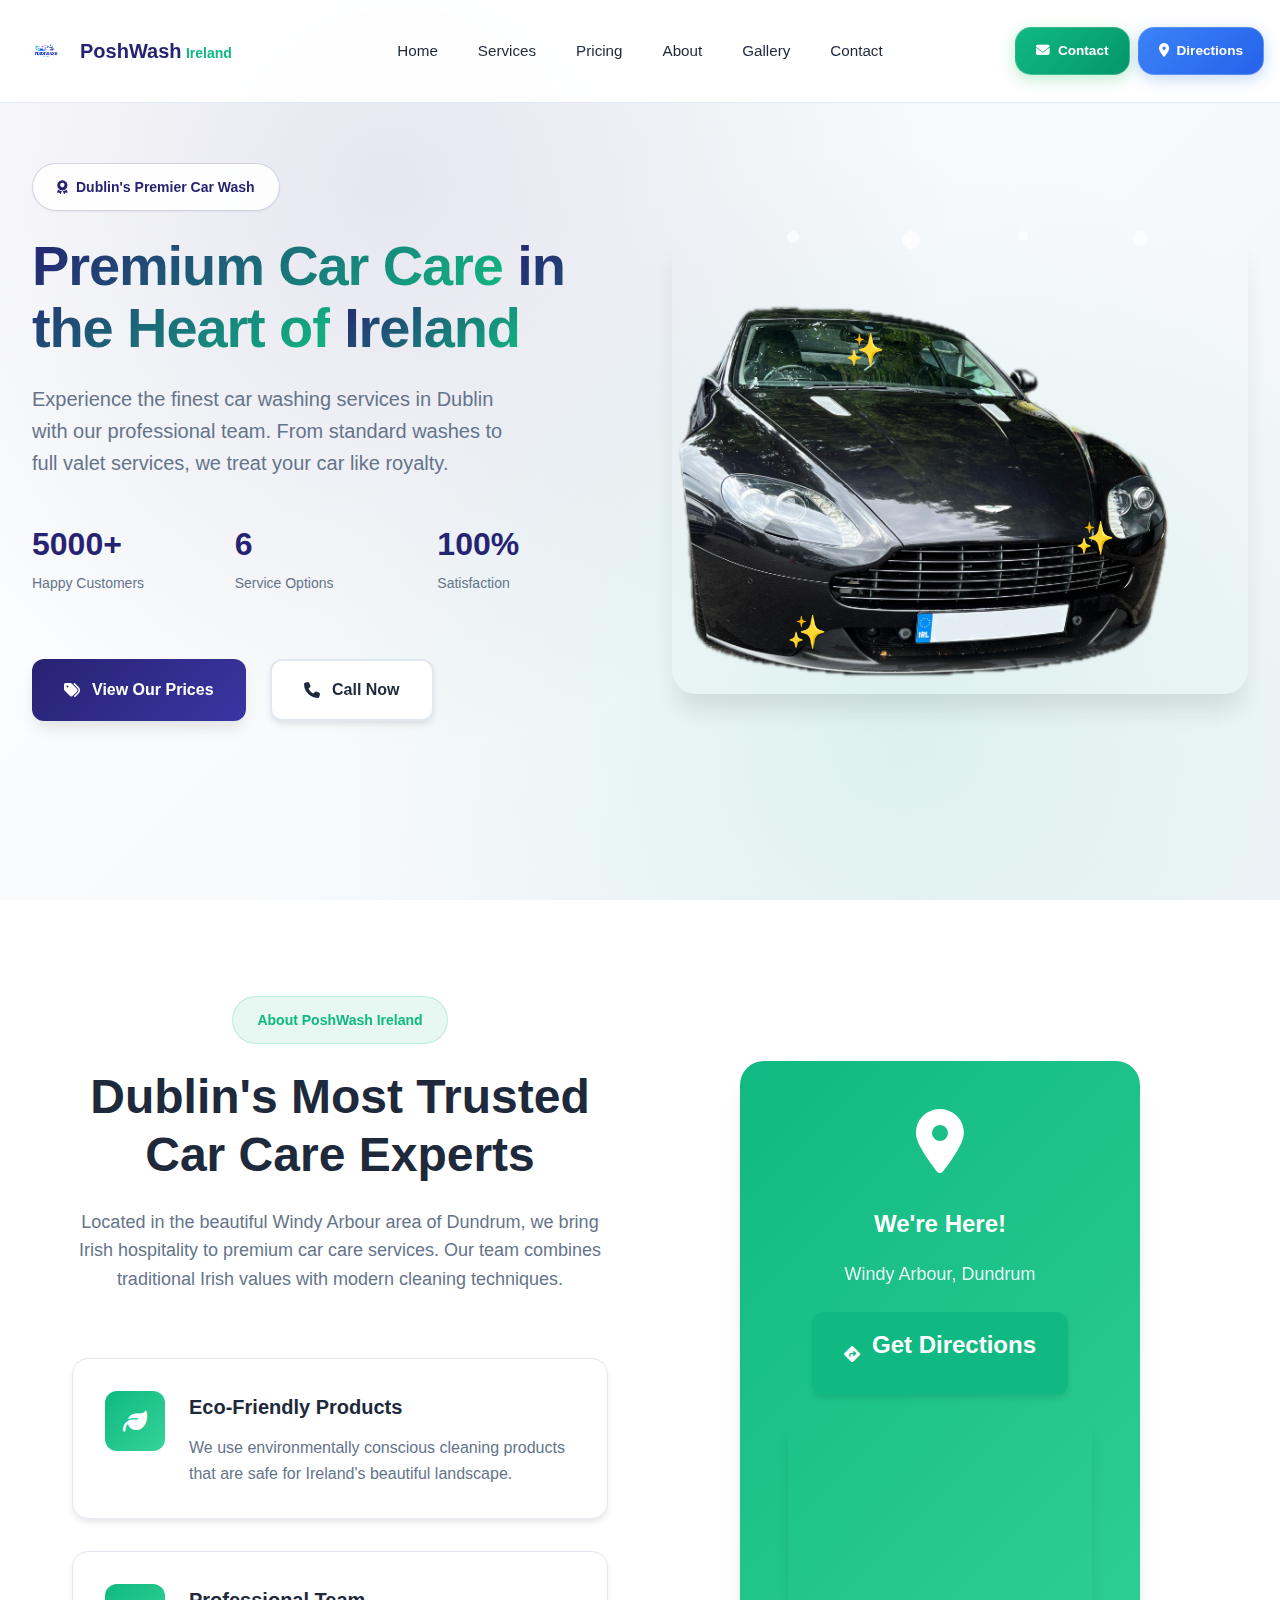
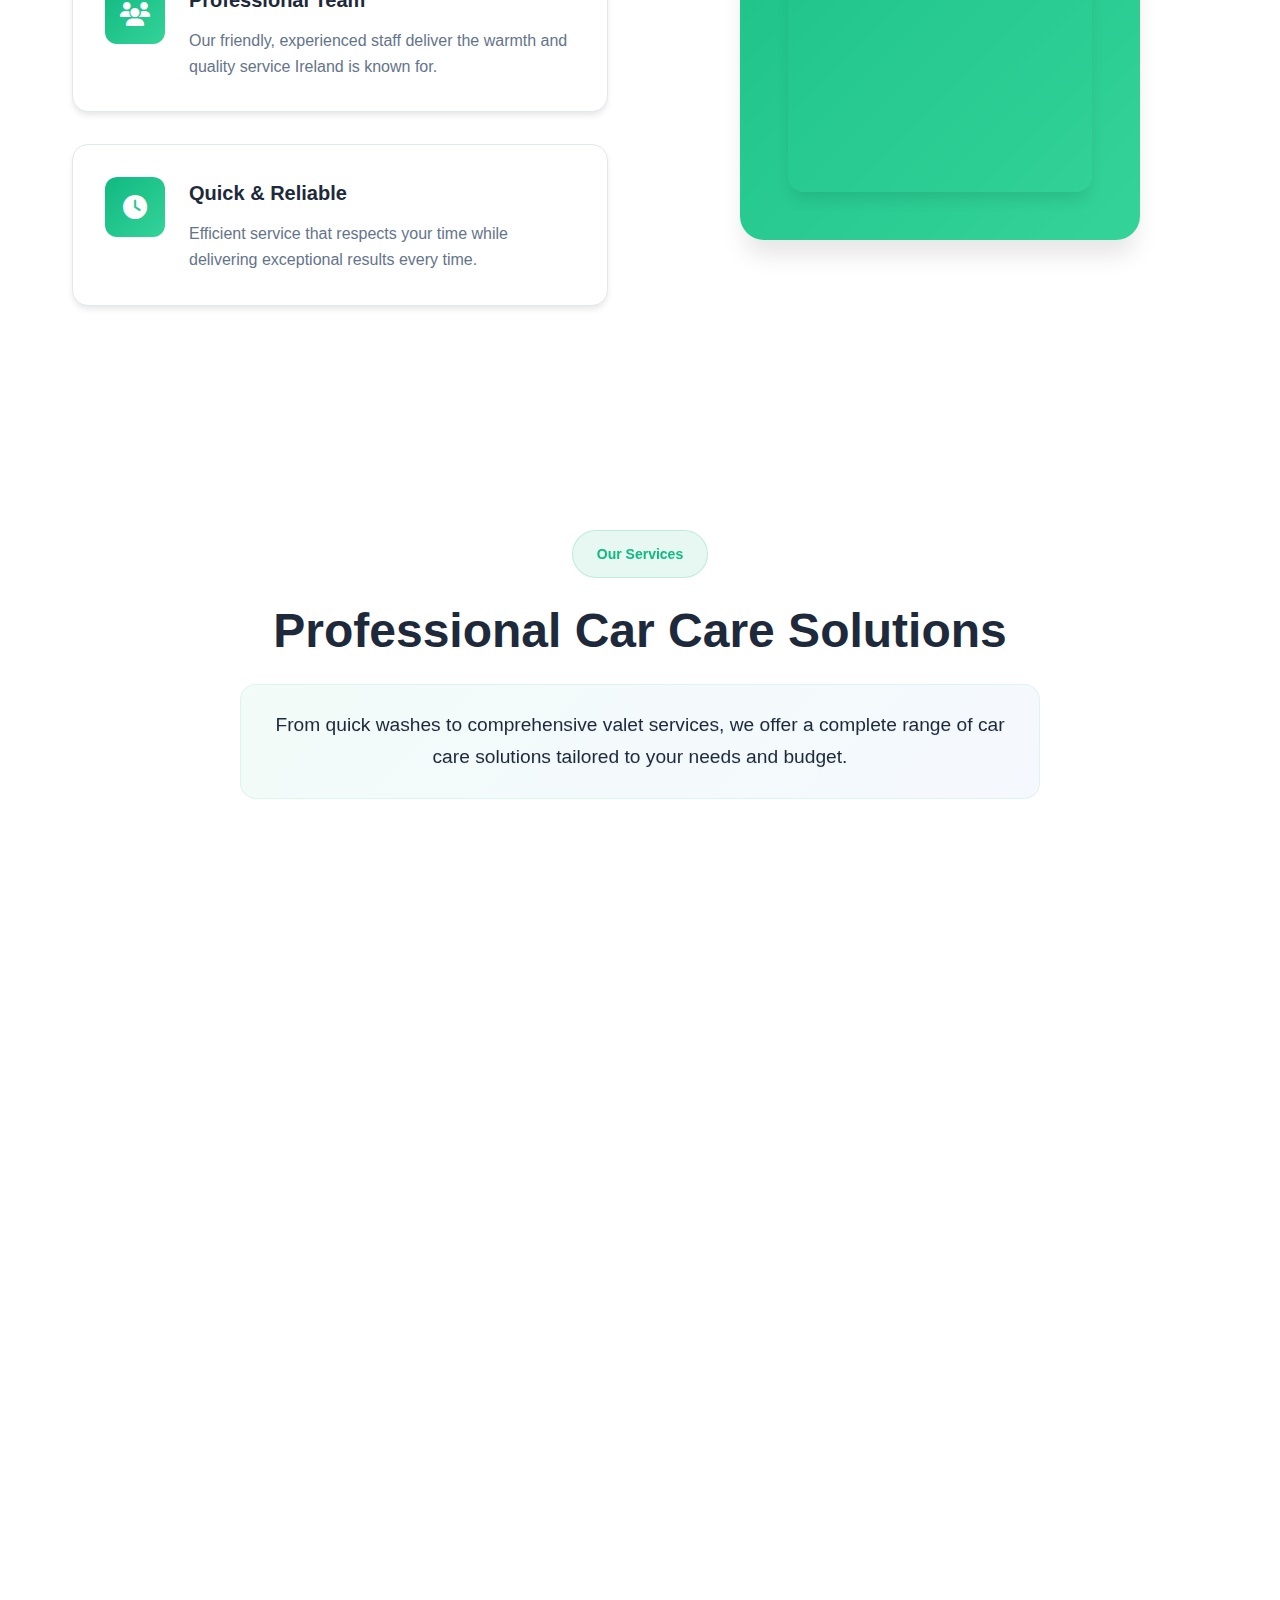
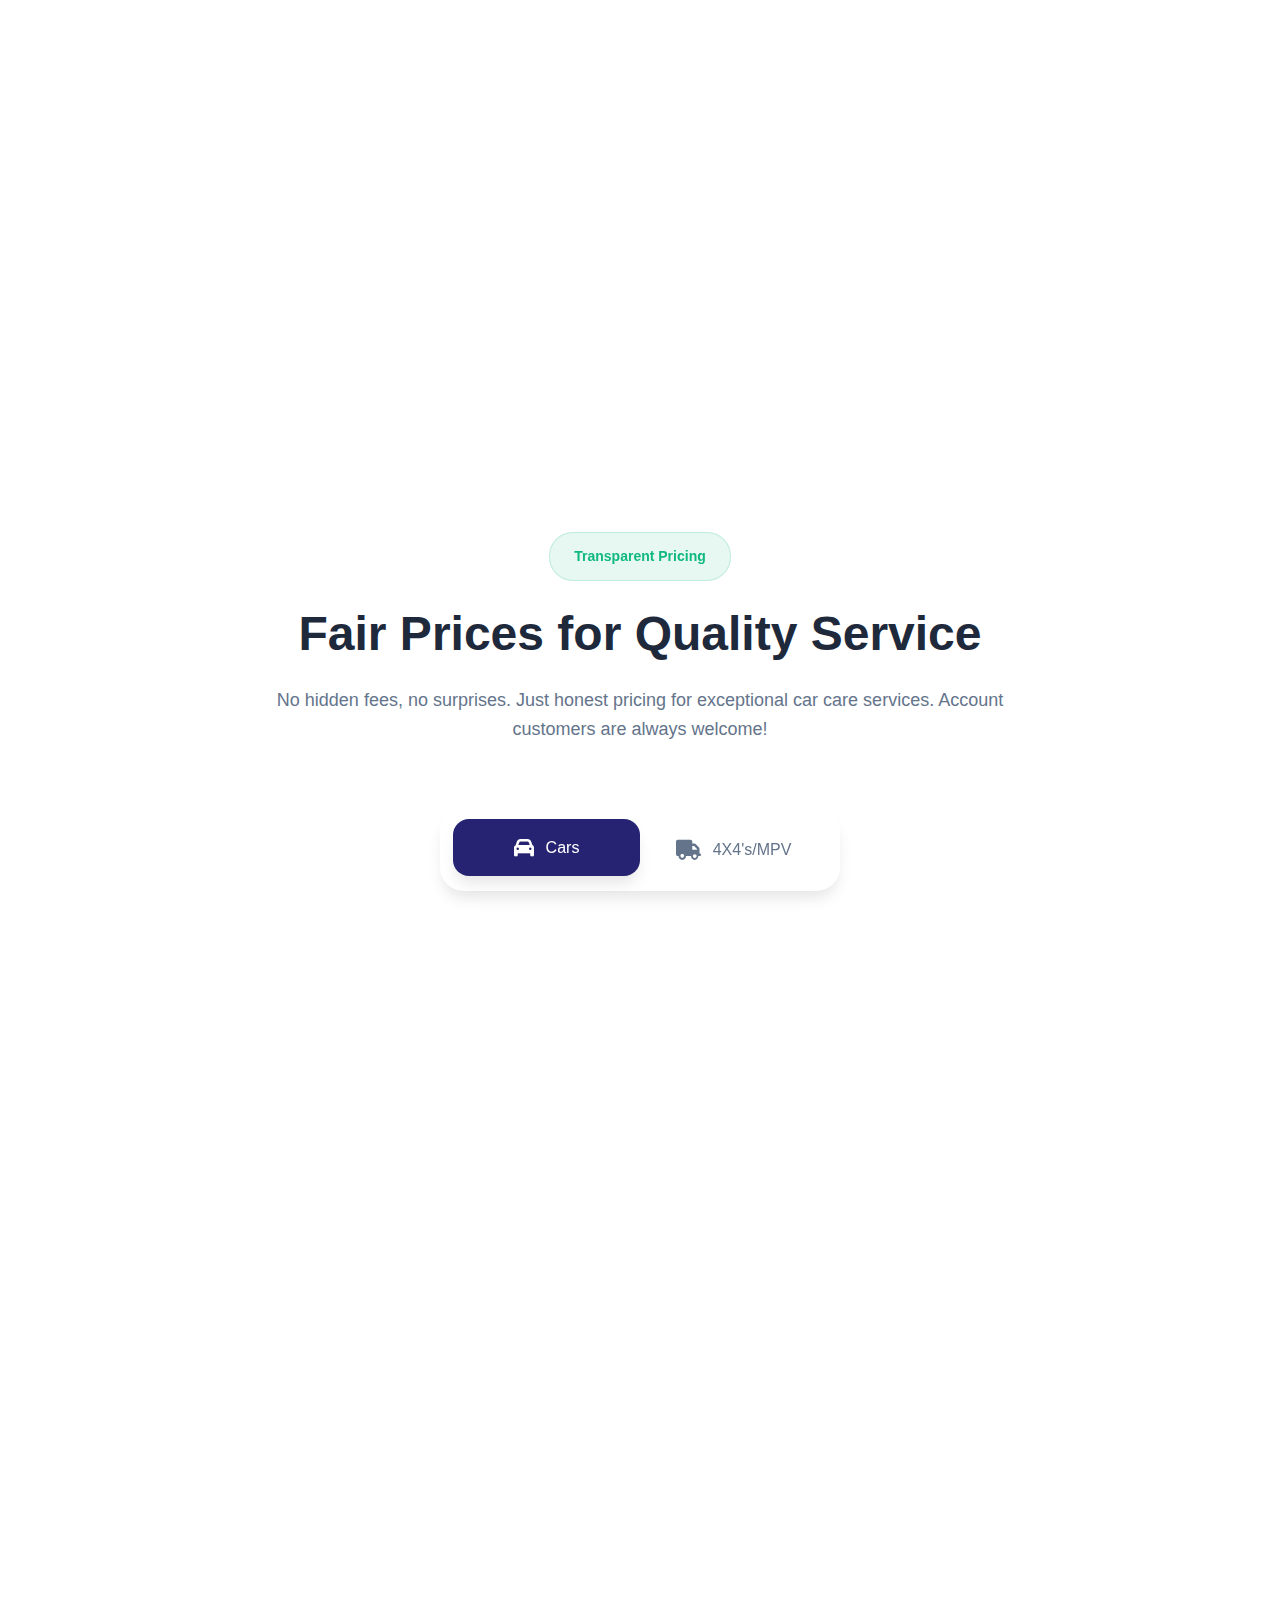
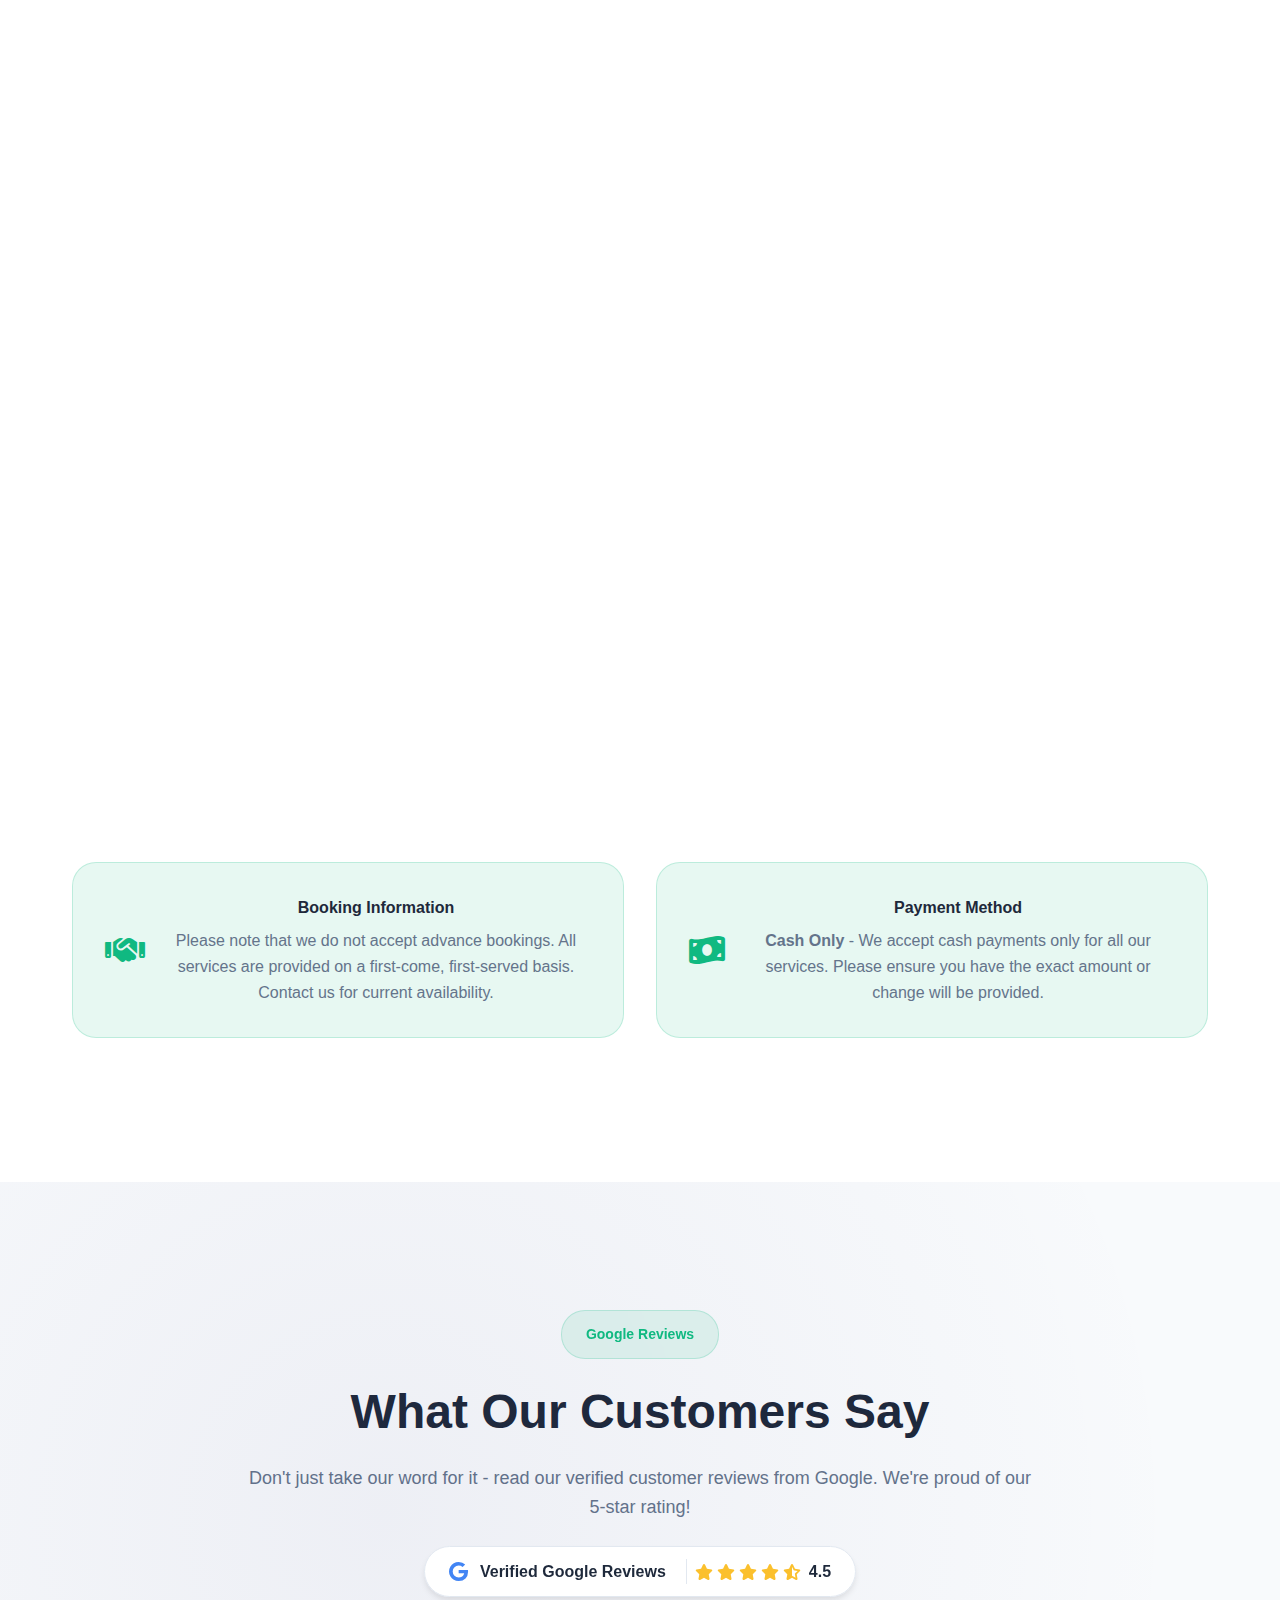
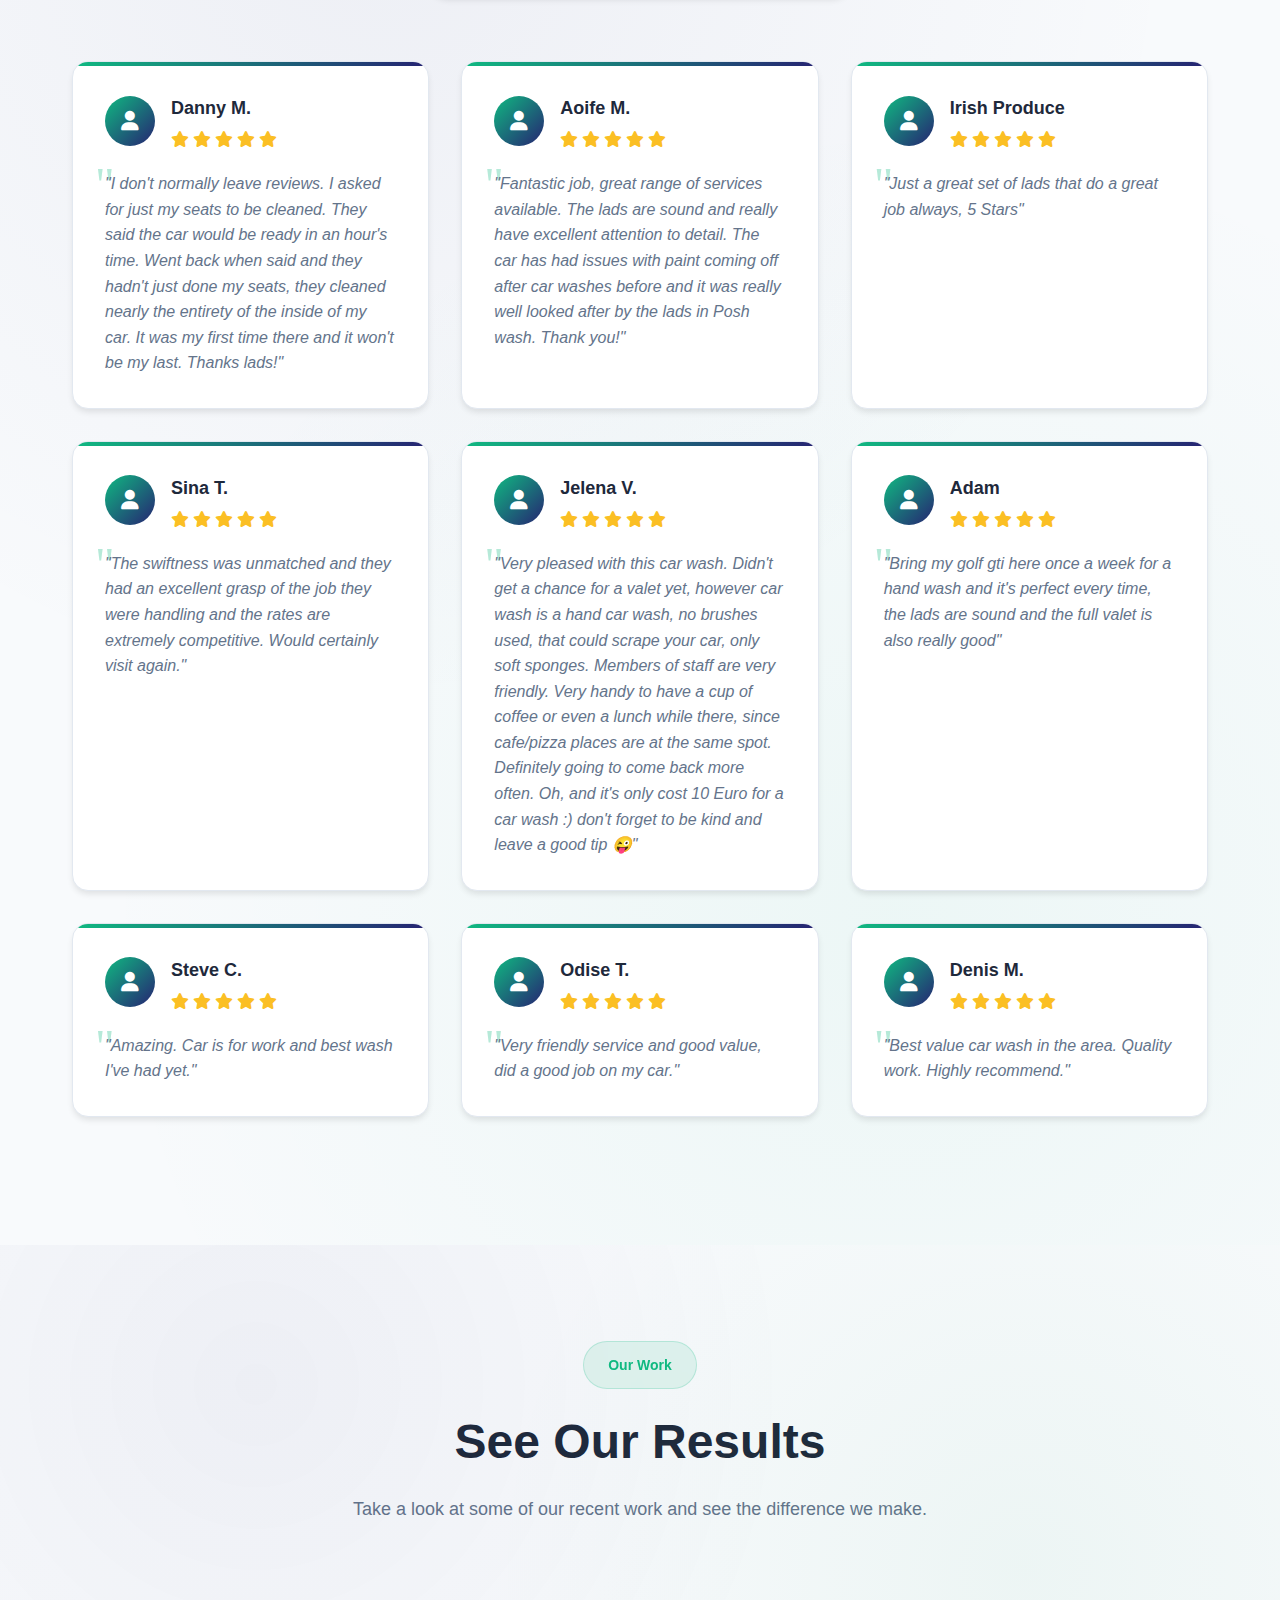
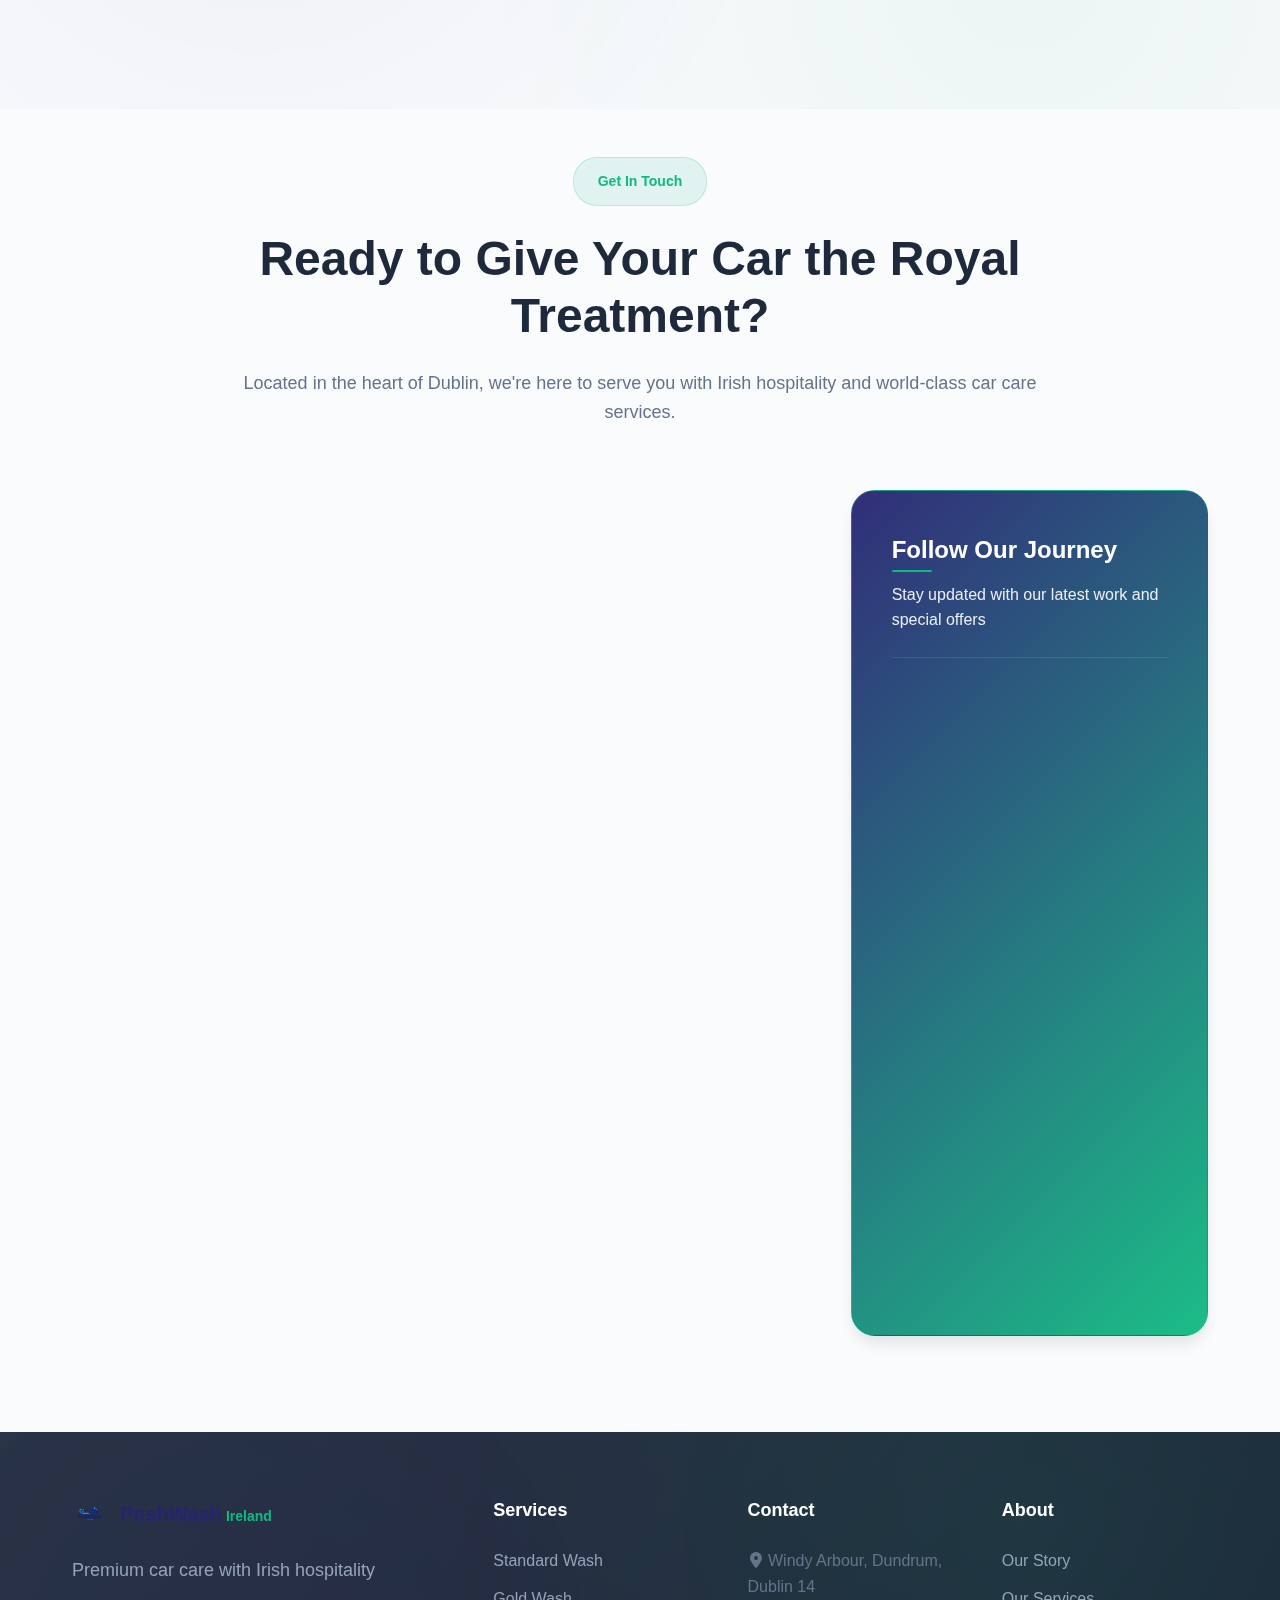
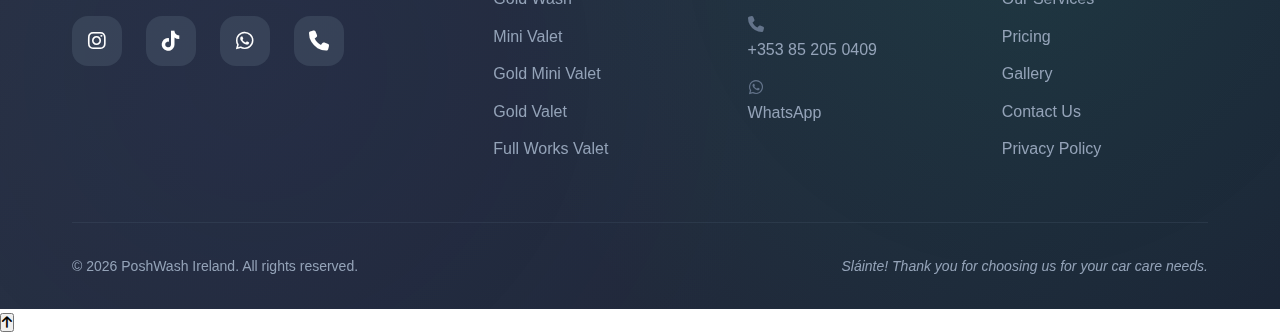
<file: index.html>
<!DOCTYPE html>
<html lang="en">
<head>
    <meta charset="UTF-8">
    <meta name="viewport" content="width=device-width, initial-scale=1.0">
    
    <!-- SEO Meta Tags -->
    <title>PoshWash Ireland - Car Wash & Valet Services in Dublin | Best Car Wash Windy Arbour</title>
    <meta name="description" content="Car wash & valet services in Windy Arbour & Dundrum, Dublin. Eco-friendly hand wash, full valet & detailing. Walk in anytime – no booking needed!">
    <meta name="keywords" content="
car wash Dublin, car valet Dublin, Dundrum car wash, Windy Arbour car wash, premium car wash Dublin, professional car detailing Dublin, eco-friendly car wash Dublin, hand car wash Dublin, poshwash Dublin, 
mobile car wash Dublin, car interior cleaning Dublin, exterior car wash Dublin, full car valet Dublin, mini valet Dublin, deep clean car Dublin, car polishing Dublin, car waxing Dublin, ceramic coating Dublin, 
paint protection Dublin, scratch removal Dublin, leather seat cleaning Dublin, upholstery cleaning Dublin, car shampoo Dublin, steam car wash Dublin, waterless car wash Dublin, affordable car wash Dublin, 
best car wash Dublin, top rated car wash Dublin, 24h car wash Dublin, quick car wash Dublin, local car wash Dublin, luxury car valet Dublin, express car valet Dublin, interior valet Dublin, exterior valet Dublin, 
eco car wash Dublin, cheap car wash Dublin, hand wash only Dublin, auto detailing Dublin, car grooming Dublin, car interior valet Dublin, mobile valet Dublin, car cleaning Windy Arbour, car cleaning Dundrum, 
best car valet Dundrum, hand car wash Dundrum, Dundrum detailing, eco wash Dundrum, car valet Windy Arbour, car cleaning service Dublin, Dublin car care, Dublin car spa, car detailing Windy Arbour, 
mobile detailing Dublin, premium detailing Dublin, affordable valet Dublin, cheap valet Dublin, eco-friendly valet Dublin, waterless valet Dublin, 24/7 car wash Dublin, car waxing Dundrum, leather cleaning Dublin, 
alloy wheel cleaning Dublin, tyre shine Dublin, interior steam cleaning Dublin, headlight restoration Dublin, odour removal car Dublin, stain removal Dublin, kids mess car cleaning Dublin, pet hair removal car Dublin, 
best detailing Dublin, local detailing Dublin, express detailing Dublin, professional valet Dublin, Dublin vehicle cleaning, Dublin hand wash, premium valet Dundrum, interior and exterior cleaning Dublin, 
valet service Windy Arbour, hand wash Dundrum, premium car care Dublin, top car wash Dublin, best car valet Dublin, professional car wash Windy Arbour, eco-friendly valet Windy Arbour, luxury car valet Dundrum, 
quick valet Dublin, on-demand car wash Dublin, best car groomers Dublin, Dublin hand detailing, Dublin polish & wax, Dublin ceramic coating, nano coating Dublin, deep valet Dublin, Dublin car wash services, 
Irish car wash, Dublin auto spa, Dublin luxury wash, Dublin eco car care, premium polish Dublin, deep clean valet Dublin, Dublin wash and wax, Dublin steam wash, car interior freshener Dublin, scratch fix Dublin, 
paint correction Dublin, swirl removal Dublin, mobile polish Dublin, mobile valet Dundrum, Dublin auto detailers, Dublin car shine, professional interior cleaning Dublin, Dublin car wax specialists, 
Dublin best hand wash, Dublin eco-friendly detailing, Dublin eco car wash service, Dublin quick clean, Dublin car wash near me, Dublin express valet, Dublin premium detailing service, 
car wash near Windy Arbour, car wash near Dundrum, Dublin South car wash, Southside Dublin valet, best Dublin auto cleaning, Dublin waterless eco wash, Dublin mini detail, Dublin hand polish, 
alloy wheel polish Dublin, Dublin seat shampoo, Dublin leather conditioning, Dublin paint sealant, Dublin eco shampoo car wash, Dublin headlight polish, Dublin eco steam valet, Dublin express hand wash, 
Dublin luxury car wash, Dublin show car detailing, Dublin ceramic paint protection, Dublin nano ceramic wash, Dublin advanced car detailing, Dublin fast hand wash, Dundrum polish & wax, Windy Arbour car valet service, 
premium hand wash Windy Arbour, Dundrum eco wash, Dublin green car wash, eco steam cleaning Dublin, Dublin eco wax, Dublin car spa Windy Arbour, Dundrum car spa, Dublin eco fresh wash, Dublin car shampoo service, 
express eco wash Dublin, Dublin interior eco valet, Dublin mobile eco wash, Dublin biodegradable car wash, Dublin zero water wash, Dublin eco-friendly auto care, eco valet Dundrum, eco wash Windy Arbour, 
eco polish Dublin, Dublin premium eco detailing, Dublin organic car wash, Dublin sustainable car wash, Dublin eco valet service, Dublin advanced eco wash, Dublin eco-friendly polish, Dublin waterless detailing, 
eco car valet near me, eco wash Dundrum near me, Windy Arbour eco valet, Dublin best eco wash, Dundrum hand eco wash, Dublin eco-friendly interior valet, Dublin biodegradable valet">
    <meta name="author" content="PoshWash Ireland">
    <meta name="robots" content="index, follow">
    <meta name="googlebot" content="index, follow, max-snippet:-1, max-image-preview:large, max-video-preview:-1">
    <meta name="language" content="en-IE">
    <meta name="geo.region" content="IE-D">
    <meta name="geo.placename" content="Windy Arbour, Dundrum, Dublin">
    <meta name="geo.position" content="53.3014466;-6.2461258">
    <meta name="ICBM" content="53.3014466, -6.2461258">
    <link rel="canonical" href="https://poshwashireland.com/">
    <link rel="alternate" hreflang="en-IE" href="https://poshwashireland.com/">
    <meta property="business:contact_data:street_address" content="Windy Arbour">
    <meta property="business:contact_data:locality" content="Dundrum">
    <meta property="business:contact_data:region" content="Dublin">
    <meta property="business:contact_data:postal_code" content="D14">
    <meta property="business:contact_data:country_name" content="Ireland">
    <meta property="place:location:latitude" content="53.3014466">
    <meta property="place:location:longitude" content="-6.2461258">
     
     <!-- Open Graph Meta Tags -->
     <meta property="og:title" content="PoshWash Ireland - Premium Car Wash Services in Dublin">
     <meta property="og:description" content="Experience the finest car washing services in Dublin with our professional team. From standard washes to full valet services, we treat your car like royalty.">
     <meta property="og:image" content="https://poshwashireland.com/assets/logo.png">
     <meta property="og:url" content="https://poshwashireland.com/">
     <meta property="og:type" content="website">
     <meta property="og:site_name" content="PoshWash Ireland">
     <meta property="og:locale" content="en_IE">
     
     <!-- Twitter Card Meta Tags -->
     <meta name="twitter:card" content="summary_large_image">
     <meta name="twitter:title" content="PoshWash Ireland - Premium Car Wash Services in Dublin">
     <meta name="twitter:description" content="Experience the finest car washing services in Dublin with our professional team. From standard washes to full valet services, we treat your car like royalty.">
     <meta name="twitter:image" content="https://poshwashireland.com/assets/logo.png">
    
    <!-- Local Business Schema -->
     <script type="application/ld+json">
     {
       "@context": "https://schema.org",
       "@type": "LocalBusiness",
       "name": "PoshWash Ireland",
       "image": "https://poshwashireland.com/assets/logo.png",
       "@id": "https://poshwashireland.com/",
       "url": "https://poshwashireland.com/",
      "telephone": "+353852050409",
      "address": {
        "@type": "PostalAddress",
        "streetAddress": "Windy Arbour",
        "addressLocality": "Dundrum",
        "addressRegion": "Dublin",
        "addressCountry": "IE"
      },
      "geo": {
        "@type": "GeoCoordinates",
        "latitude": 53.3014466,
        "longitude": -6.2461258
      },
      "openingHoursSpecification": {
        "@type": "OpeningHoursSpecification",
        "dayOfWeek": [
          "Monday",
          "Tuesday",
          "Wednesday",
          "Thursday",
          "Friday",
          "Saturday",
          "Sunday"
        ],
        "opens": "09:00",
        "closes": "18:00"
      },
      "sameAs": [
        "https://www.instagram.com/poshwash_ireland/",
        "https://www.facebook.com/poshwashireland"
      ],
      "description": "Premium car wash and valet services in Dublin, Ireland. Professional car cleaning with eco-friendly products and exceptional customer service.",
      "priceRange": "€€",
      "serviceArea": {
        "@type": "GeoCircle",
        "geoMidpoint": {
          "@type": "GeoCoordinates",
          "latitude": 53.3014466,
          "longitude": -6.2461258
        },
        "geoRadius": "25000"
      }
    }
    </script>
    
    <!-- Service Schema -->
    <script type="application/ld+json">
    {
      "@context": "https://schema.org",
      "@type": "AutoWash",
      "name": "PoshWash Ireland - Car Wash Services",
      "image": "https://poshwashireland.com/assets/logo.png",
      "provider": {
        "@type": "LocalBusiness",
        "name": "PoshWash Ireland"
      },
      "serviceType": ["Car Wash", "Car Detailing", "Auto Detailing", "Car Valeting"],
      "description": "Professional car washing and valet services including exterior wash, interior cleaning, and full detailing packages in Windy Arbour, Dublin.",
      "areaServed": {
        "@type": "City",
        "name": "Dublin",
        "containedIn": "Ireland"
      },
      "aggregateRating": {
        "@type": "AggregateRating",
        "ratingValue": "4.5",
        "reviewCount": "9",
        "bestRating": "5",
        "worstRating": "1"
      },
      "review": [
        {
          "@type": "Review",
          "reviewRating": {
            "@type": "Rating",
            "ratingValue": "5",
            "bestRating": "5"
          },
          "author": {
            "@type": "Person",
            "name": "Danny M."
          },
          "datePublished": "2025-08-27",
          "reviewBody": "I don't normally leave reviews. They hadn't just done my seats, they cleaned nearly the entirety of the inside of my car. It was my first time there and it won't be my last. Thanks lads!"
        },
        {
          "@type": "Review",
          "reviewRating": {
            "@type": "Rating",
            "ratingValue": "5",
            "bestRating": "5"
          },
          "author": {
            "@type": "Person",
            "name": "Aoife M."
          },
          "datePublished": "2025-08-27",
          "reviewBody": "Fantastic job, great range of services available. The lads really have excellent attention to detail."
        }
      ],
      "offers": [
        {
          "@type": "Offer",
          "name": "Standard Wash",
          "price": "15.00",
          "priceCurrency": "EUR"
        },
        {
          "@type": "Offer",
          "name": "Gold Mini Valet",
          "price": "45.00",
          "priceCurrency": "EUR"
        },
        {
          "@type": "Offer",
          "name": "Full Works Valet",
          "price": "110.00",
          "priceCurrency": "EUR"
        }
      ],
      "makesOffer": {
        "@type": "Offer",
        "itemOffered": {
          "@type": "Service",
          "name": "Car Wash and Valet Services"
        }
      }
    }
    </script>
    
    <link rel="stylesheet" href="https://cdnjs.cloudflare.com/ajax/libs/font-awesome/6.4.0/css/all.min.css">
    <link rel="preconnect" href="https://fonts.googleapis.com">
    <link rel="preconnect" href="https://fonts.gstatic.com" crossorigin>
    <link href="https://fonts.googleapis.com/css2?family=Urbanist:wght@300;400;500;600;700;800&display=swap" rel="stylesheet">
    <link rel="icon" type="image/x-icon" href="assets/favicon.ico">
    <!-- CSS Ottimizzato per Performance -->
    <link rel="stylesheet" href="styles-optimized.css">
    <!-- CSS per Mobile -->
    <link rel="stylesheet" href="styles-mobile.css" media="screen and (max-width: 768px)">
    <!-- CSS per Desktop -->
    <link rel="stylesheet" href="styles-desktop.css" media="screen and (min-width: 769px)">
    
    <!-- Start cookieyes banner -->
    <script id="cookieyes" type="text/javascript" src="https://cdn-cookieyes.com/client_data/fdde033dd70808a817f2ccdc/script.js"></script>
    <!-- End cookieyes banner -->
    
    <!-- Microsoft Clarity with Cookie Consent -->
    <script type="text/javascript">
        window.addEventListener('cookieyes_consent_update', function (e) {
            if (e.detail.accepted.includes('analytics')) {
                // Initialize Clarity only when analytics cookies are accepted
                (function(c,l,a,r,i,t,y){
                    c[a]=c[a]||function(){(c[a].q=c[a].q||[]).push(arguments)};
                    t=l.createElement(r);t.async=1;t.src="https://www.clarity.ms/tag/"+i;
                    y=l.getElementsByTagName(r)[0];y.parentNode.insertBefore(t,y);
                })(window, document, "clarity", "script", "t1c0kwy31t");

                // Explicitly set consent in Clarity
                clarity("consent");
            }
        });
    </script>
</head>
<body>
    <!-- Loading Screen -->
    <div class="loading-screen">
        <div class="shamrock-loader">
            <i class="fas fa-leaf"></i>
        </div>
        <p>Loading PoshWash Ireland...</p>
    </div>

    <!-- Header -->
    <header class="header">
        <div class="header-gradient"></div>
        <div class="nav-container">
            <nav class="nav">
                <a href="#home" class="logo">
                    <div class="logo-container">
                        <img src="assets/logo.png" alt="PoshWash Ireland Logo" class="logo-image">
                        <div class="logo-text">
                            <span class="brand-name">PoshWash</span>
                            <span class="brand-country">Ireland</span>
                        </div>
                    </div>
                </a>
                
                <div class="nav-center">
                    <ul class="nav-links">
                        <li><a href="#home" class="nav-link">Home</a></li>
                        <li><a href="#services" class="nav-link">Services</a></li>
                        <li><a href="#pricing" class="nav-link">Pricing</a></li>
                        <li><a href="#about" class="nav-link">About</a></li>
                        <li><a href="gallery.html" class="nav-link">Gallery</a></li>
                        <li><a href="#contact" class="nav-link">Contact</a></li>
                    </ul>
                </div>
                
                <div class="header-actions">
                    <a href="#contact" class="contact-btn">
                        <i class="fas fa-envelope"></i>
                        <span>Contact</span>
                    </a>
                    <a href="http://google.com/maps/place/Posh+Wash+Ireland/@53.301447,-6.246126,16z/data=!4m6!3m5!1s0x486709de28fa76ff:0xd6345d7cfd19aa67!8m2!3d53.3014466!4d-6.2461258!16s%2Fg%2F11gm78ggm6?hl=it&entry=ttu&g_ep=EgoyMDI1MDYzMC4wIKXMDSoASAFQAw%3D%3D" target="_blank" class="directions-btn">
                        <i class="fas fa-map-marker-alt"></i>
                        <span>Directions</span>
                    </a>
                </div>
                
                <button class="mobile-menu-toggle">
                    <span class="hamburger-line"></span>
                    <span class="hamburger-line"></span>
                    <span class="hamburger-line"></span>
                </button>
            </nav>
        </div>
    </header>

    <!-- Hero Section -->
    <section id="home" class="hero">
        <div class="hero-bg">
            <div class="irish-hills"></div>
            <div class="floating-shamrocks">
                <i class="fas fa-leaf shamrock"></i>
                <i class="fas fa-leaf shamrock"></i>
                <i class="fas fa-leaf shamrock"></i>
                <i class="fas fa-leaf shamrock"></i>
                <i class="fas fa-leaf shamrock"></i>
                <i class="fas fa-leaf shamrock"></i>
                <i class="fas fa-leaf shamrock"></i>
                <i class="fas fa-leaf shamrock"></i>
                <i class="fas fa-leaf shamrock"></i>
            </div>
        </div>
        <div class="hero-container">
            <div class="hero-content">
                <div class="hero-badge">
                    <i class="fas fa-award"></i>
                    <span>Dublin's Premier Car Wash</span>
                </div>
                <h1 class="hero-title">
                    <span class="title-line-1">Premium Car Care</span>
                    <span class="title-line-2">in the Heart of</span>
                    <span class="title-line-3 ireland-text">Ireland</span>
                </h1>
                <p class="hero-description">
                    Experience the finest car washing services in Dublin with our professional team. 
                    From standard washes to full valet services, we treat your car like royalty.
                </p>
                <div class="hero-stats">
                    <div class="stat">
                        <span class="stat-number">5000+</span>
                        <span class="stat-label">Happy Customers</span>
                    </div>
                    <div class="stat">
                        <span class="stat-number">6</span>
                        <span class="stat-label">Service Options</span>
                    </div>
                    <div class="stat">
                        <span class="stat-number">100%</span>
                        <span class="stat-label">Satisfaction</span>
                    </div>
                </div>
                <div class="hero-buttons">
                    <a href="#pricing" class="btn btn-primary">
                        <i class="fas fa-tags"></i>
                        <span>View Our Prices</span>
                    </a>
                    <a href="tel:+353852050409" class="btn btn-secondary call-now-btn">
                        <i class="fas fa-phone"></i>
                        <span>Call Now</span>
                    </a>
                </div>
            </div>
            <div class="hero-visual">
                <div class="car-showcase">
                    <img src="assets/sideimage.png" alt="Premium Car Wash" class="hero-image">
                    <div class="wash-effects">
                        <div class="bubbles">
                            <div class="bubble"></div>
                            <div class="bubble"></div>
                            <div class="bubble"></div>
                            <div class="bubble"></div>
                        </div>
                        <div class="sparkles">
                            <div class="sparkle">✨</div>
                            <div class="sparkle">✨</div>
                            <div class="sparkle">✨</div>
                        </div>
                    </div>
                </div>
            </div>
        </div>
    </section>

    <!-- About Section -->
    <section id="about" class="about">
        <div class="container">
            <div class="about-content">
                <div class="about-text">
                    <div class="section-header">
                        <span class="section-badge">About PoshWash Ireland</span>
                        <h2>Dublin's Most Trusted Car Care Experts</h2>
                        <p class="section-description">
                            Located in the beautiful Windy Arbour area of Dundrum, we bring Irish hospitality 
                            to premium car care services. Our team combines traditional Irish values with 
                            modern cleaning techniques.
                        </p>
                    </div>
                    <div class="about-features">
                        <div class="feature">
                            <i class="fas fa-leaf"></i>
                            <div>
                                <h4>Eco-Friendly Products</h4>
                                <p>We use environmentally conscious cleaning products that are safe for Ireland's beautiful landscape.</p>
                            </div>
                        </div>
                        <div class="feature">
                            <i class="fas fa-users"></i>
                            <div>
                                <h4>Professional Team</h4>
                                <p>Our friendly, experienced staff deliver the warmth and quality service Ireland is known for.</p>
                            </div>
                        </div>
                        <div class="feature">
                            <i class="fas fa-clock"></i>
                            <div>
                                <h4>Quick & Reliable</h4>
                                <p>Efficient service that respects your time while delivering exceptional results every time.</p>
                            </div>
                        </div>
                    </div>
                </div>
                <div class="about-visual">
                    <div class="ireland-map">
                        <i class="fas fa-map-marker-alt location-pin"></i>
                        <div class="location-info">
                            <span>We're Here!</span>
                            <p>Windy Arbour, Dundrum</p>
                            <a href="http://google.com/maps/place/Posh+Wash+Ireland/@53.301447,-6.246126,16z/data=!4m6!3m5!1s0x486709de28fa76ff:0xd6345d7cfd19aa67!8m2!3d53.3014466!4d-6.2461258!16s%2Fg%2F11gm78ggm6?hl=it&entry=ttu&g_ep=EgoyMDI1MDYzMC4wIKXMDSoASAFQAw%3D%3D" target="_blank" class="navigate-btn">
                                <i class="fas fa-directions"></i>
                                <span>Get Directions</span>
                            </a>
                        </div>
                        <div class="google-map">
                            <iframe src="https://www.google.com/maps/embed?pb=!1m18!1m12!1m3!1d2384.3217490583597!2d-6.25007401449652!3d53.301683801004074!2m3!1f0!2f0!3f0!3m2!1i1024!2i768!4f13.1!3m3!1m2!1s0x486709de28fa76ff%3A0xd6345d7cfd19aa67!2sPosh%20Wash%20Ireland!5e0!3m2!1sit!2sie!4v1751661909069!5m2!1sit!2sie" width="100%" height="300" style="border:0; border-radius: 1rem; margin-top: 1rem;" allowfullscreen="" loading="lazy" referrerpolicy="no-referrer-when-downgrade"></iframe>
                        </div>
                    </div>
                </div>
            </div>
        </div>
    </section>

    <!-- Services Section -->
    <section id="services" class="services">
        <div class="container">
            <div class="section-header centered">
                <span class="section-badge">Our Services</span>
                <h2>Professional Car Care Solutions</h2>
                <p class="section-description">
                    From quick washes to comprehensive valet services, we offer a complete range 
                    of car care solutions tailored to your needs and budget.
                </p>
            </div>
            <div class="services-grid">
                <div class="service-card" data-service="standard">
                    <div class="service-icon">
                        <i class="fas fa-spray-can"></i>
                    </div>
                    <div class="service-content">
                        <h3>Standard Wash</h3>
                        <p>Professional exterior wash and drying, window cleaning outside, door shuts, tyre shine, and wheel treatment.</p>
                        <div class="service-price">
                            <span class="price-from">From</span>
                            <span class="price">€15</span>
                        </div>
                    </div>
                    <div class="service-hover">
                        <a href="#pricing" class="btn-service">View Details</a>
                    </div>
                </div>
                <div class="service-card" data-service="gold-wash">
                    <div class="service-icon">
                        <i class="fas fa-star"></i>
                    </div>
                    <div class="service-content">
                        <h3>Gold Wash</h3>
                        <p>Everything in our standard wash plus thorough interior and exterior window cleaning for crystal clarity.</p>
                        <div class="service-price">
                            <span class="price-from">From</span>
                            <span class="price">€25</span>
                        </div>
                    </div>
                    <div class="service-hover">
                        <a href="#pricing" class="btn-service">View Details</a>
                    </div>
                </div>
                <div class="service-card" data-service="mini-valet">
                    <div class="service-icon">
                        <i class="fas fa-gem"></i>
                    </div>
                    <div class="service-content">
                        <h3>Standard Mini Valet</h3>
                        <p>Complete exterior wash plus interior vacuum, door shuts, tyre shine, wheel treatment, and dashboard care.</p>
                        <div class="service-price">
                            <span class="price-from">From</span>
                            <span class="price">€35</span>
                        </div>
                    </div>
                    <div class="service-hover">
                        <a href="#pricing" class="btn-service">View Details</a>
                    </div>
                </div>
                <div class="service-card featured" data-service="gold-mini">
                    <div class="service-badge">Director's Choice</div>
                    <div class="service-icon">
                        <i class="fas fa-crown"></i>
                    </div>
                    <div class="service-content">
                        <h3>Gold Mini Valet</h3>
                        <p>Our most popular service! Standard mini valet enhanced with bumper shine and complete interior polishing.</p>
                        <div class="service-price">
                            <span class="price-from">From</span>
                            <span class="price">€45</span>
                        </div>
                    </div>
                    <div class="service-hover">
                        <a href="#pricing" class="btn-service">View Details</a>
                    </div>
                </div>
                <div class="service-card" data-service="gold-valet">
                    <div class="service-icon">
                        <i class="fas fa-award"></i>
                    </div>
                    <div class="service-content">
                        <h3>Gold Valet</h3>
                        <p>Premium service with wash, vacuum, and meticulous hand polishing inside and out. Simply the best!</p>
                        <div class="service-price">
                            <span class="price-from">From</span>
                            <span class="price">€65</span>
                        </div>
                    </div>
                    <div class="service-hover">
                        <a href="#pricing" class="btn-service">View Details</a>
                    </div>
                </div>
                <div class="service-card" data-service="full-works">
                    <div class="service-icon">
                        <i class="fas fa-magic"></i>
                    </div>
                    <div class="service-content">
                        <h3>Full Works Valet</h3>
                        <p>The ultimate car care experience. Complete cleaning including upholstery wash and professional hand polish.</p>
                        <div class="service-price">
                            <span class="price-from">From</span>
                            <span class="price">€110</span>
                        </div>
                    </div>
                    <div class="service-hover">
                        <a href="#pricing" class="btn-service">View Details</a>
                    </div>
                </div>
            </div>
        </div>
    </section>

    <!-- Pricing Section -->
    <section id="pricing" class="pricing">
        <div class="container">
            <div class="section-header centered">
                <span class="section-badge">Transparent Pricing</span>
                <h2>Fair Prices for Quality Service</h2>
                <p class="section-description">
                    No hidden fees, no surprises. Just honest pricing for exceptional car care services. 
                    Account customers are always welcome!
                </p>
            </div>
            
            <div class="pricing-toggle">
                <div class="toggle-option active" data-vehicle="cars">
                    <i class="fas fa-car"></i>
                    <span>Cars</span>
                </div>
                <div class="toggle-option" data-vehicle="mpv">
                    <i class="fas fa-truck"></i>
                    <span>4X4's/MPV</span>
                </div>
            </div>

            <div class="pricing-grid">
                <div class="pricing-card" data-service="standard">
                    <div class="pricing-header">
                        <div class="service-icon">
                            <i class="fas fa-spray-can"></i>
                        </div>
                        <h3>Standard Wash</h3>
                        <div class="price-display">
                            <span class="currency">€</span>
                            <span class="amount cars-price">15</span>
                            <span class="amount mpv-price" style="display: none;">20</span>
                        </div>
                    </div>
                    <div class="pricing-features">
                        <ul>
                            <li><i class="fas fa-check"></i> Professional wash & drying</li>
                            <li><i class="fas fa-check"></i> Exterior window cleaning</li>
                            <li><i class="fas fa-check"></i> Door shuts cleaning</li>
                            <li><i class="fas fa-check"></i> Tyre shine treatment</li>
                            <li><i class="fas fa-check"></i> Wheel cleaning</li>
                        </ul>
                    </div>
                    <a href="tel:+353852050409" class="btn-pricing call-now-btn">Call Now</a>
                </div>

                <div class="pricing-card" data-service="gold-wash">
                    <div class="pricing-header">
                        <div class="service-icon">
                            <i class="fas fa-star"></i>
                        </div>
                        <h3>Gold Wash</h3>
                        <div class="price-display">
                            <span class="currency">€</span>
                            <span class="amount cars-price">25</span>
                            <span class="amount mpv-price" style="display: none;">30</span>
                        </div>
                    </div>
                    <div class="pricing-features">
                        <ul>
                            <li><i class="fas fa-check"></i> Everything in Standard Wash</li>
                            <li><i class="fas fa-check"></i> Interior window cleaning</li>
                            <li><i class="fas fa-check"></i> Complete window treatment</li>
                        </ul>
                    </div>
                    <a href="tel:+353852050409" class="btn-pricing call-now-btn">Call Now</a>
                </div>

                <div class="pricing-card" data-service="mini-valet">
                    <div class="pricing-header">
                        <div class="service-icon">
                            <i class="fas fa-gem"></i>
                        </div>
                        <h3>Standard Mini Valet</h3>
                        <div class="price-display">
                            <span class="currency">€</span>
                            <span class="amount cars-price">35</span>
                            <span class="amount mpv-price" style="display: none;">40</span>
                        </div>
                    </div>
                    <div class="pricing-features">
                        <ul>
                            <li><i class="fas fa-check"></i> Complete exterior wash</li>
                            <li><i class="fas fa-check"></i> Interior vacuum cleaning</li>
                            <li><i class="fas fa-check"></i> Dashboard treatment</li>
                            <li><i class="fas fa-check"></i> Door shuts & tyre shine</li>
                        </ul>
                    </div>
                    <a href="tel:+353852050409" class="btn-pricing call-now-btn">Call Now</a>
                </div>

                <div class="pricing-card featured" data-service="gold-mini">
                    <div class="popular-badge">
                        <i class="fas fa-crown"></i>
                        <span>Most Popular</span>
                    </div>
                    <div class="pricing-header">
                        <div class="service-icon">
                            <i class="fas fa-crown"></i>
                        </div>
                        <h3>Gold Mini Valet</h3>
                        <div class="price-display">
                            <span class="currency">€</span>
                            <span class="amount cars-price">45</span>
                            <span class="amount mpv-price" style="display: none;">55</span>
                        </div>
                        <p class="directors-choice">Director's Favorite</p>
                    </div>
                    <div class="pricing-features">
                        <ul>
                            <li><i class="fas fa-check"></i> Everything in Mini Valet</li>
                            <li><i class="fas fa-check"></i> Bumper shine treatment</li>
                            <li><i class="fas fa-check"></i> Interior polishing</li>
                            <li><i class="fas fa-check"></i> Premium finish</li>
                        </ul>
                    </div>
                    <a href="tel:+353852050409" class="btn-pricing featured call-now-btn">Call Now</a>
                </div>

                <div class="pricing-card" data-service="gold-valet">
                    <div class="pricing-header">
                        <div class="service-icon">
                            <i class="fas fa-award"></i>
                        </div>
                        <h3>Gold Valet</h3>
                        <div class="price-display">
                            <span class="currency">€</span>
                            <span class="amount cars-price">65</span>
                            <span class="amount mpv-price" style="display: none;">75</span>
                        </div>
                        <p class="best-service">The Best!</p>
                    </div>
                    <div class="pricing-features">
                        <ul>
                            <li><i class="fas fa-check"></i> Professional wash & vacuum</li>
                            <li><i class="fas fa-check"></i> Hand polishing inside & out</li>
                            <li><i class="fas fa-check"></i> Premium detailing</li>
                            <li><i class="fas fa-check"></i> Showroom finish</li>
                        </ul>
                    </div>
                    <a href="tel:+353852050409" class="btn-pricing call-now-btn">Call Now</a>
                </div>

                <div class="pricing-card premium" data-service="full-works">
                    <div class="pricing-header">
                        <div class="service-icon">
                            <i class="fas fa-magic"></i>
                        </div>
                        <h3>Full Works Valet</h3>
                        <div class="price-display">
                            <span class="currency">€</span>
                            <span class="amount cars-price">110</span>
                            <span class="amount mpv-price" style="display: none;">130</span>
                        </div>
                        <p class="ultimate-service">Ultimate Experience</p>
                    </div>
                    <div class="pricing-features">
                        <ul>
                            <li><i class="fas fa-check"></i> Complete car transformation</li>
                            <li><i class="fas fa-check"></i> Upholstery deep cleaning</li>
                            <li><i class="fas fa-check"></i> Professional hand polish</li>
                            <li><i class="fas fa-check"></i> Like-new finish</li>
                        </ul>
                    </div>
                    <a href="tel:+353852050409" class="btn-pricing premium call-now-btn">Call Now</a>
                </div>
            </div>

            <div class="pricing-notes-container">
                <div class="pricing-note">
                    <div class="note-content">
                        <i class="fas fa-handshake"></i>
                        <div>
                            <h4>Booking Information</h4>
                            <p>Please note that we do not accept advance bookings. All services are provided on a first-come, first-served basis. Contact us for current availability.</p>
                        </div>
                    </div>
                </div>
                
                <div class="pricing-note">
                    <div class="note-content">
                        <i class="fas fa-money-bill-wave"></i>
                        <div>
                            <h4>Payment Method</h4>
                            <p><strong>Cash Only</strong> - We accept cash payments only for all our services. Please ensure you have the exact amount or change will be provided.</p>
                        </div>
                    </div>
                </div>
            </div>
        </div>
    </section>

    <!-- Reviews Section -->
    <section id="reviews" class="reviews">
        <div class="container">
            <div class="section-header centered">
                <span class="section-badge">Google Reviews</span>
                <h2>What Our Customers Say</h2>
                <p class="section-description">
                    Don't just take our word for it - read our verified customer reviews from Google. We're proud of our 5-star rating!
                </p>
                <div class="google-review-badge">
                    <i class="fab fa-google"></i>
                    <span>Verified Google Reviews</span>
                    <div class="google-stars">
                        <i class="fas fa-star"></i>
                        <i class="fas fa-star"></i>
                        <i class="fas fa-star"></i>
                        <i class="fas fa-star"></i>
                        <i class="fas fa-star-half-alt"></i>
                        <span class="rating">4.5</span>
                    </div>
                </div>
            </div>
            
            <div class="reviews-grid">
                <div class="review-card">
                    <div class="review-header">
                        <div class="reviewer-info">
                            <div class="reviewer-avatar">
                                <i class="fas fa-user"></i>
                            </div>
                            <div class="reviewer-details">
                                <h4>Danny M.</h4>
                                <div class="review-stars">
                                    <i class="fas fa-star"></i>
                                    <i class="fas fa-star"></i>
                                    <i class="fas fa-star"></i>
                                    <i class="fas fa-star"></i>
                                    <i class="fas fa-star"></i>
                                </div>
                            </div>
                        </div>
                    </div>
                    <div class="review-content">
                        <p>"I don't normally leave reviews. I asked for just my seats to be cleaned. They said the car would be ready in an hour's time. Went back when said and they hadn't just done my seats, they cleaned nearly the entirety of the inside of my car. It was my first time there and it won't be my last. Thanks lads!"</p>
                    </div>
                </div>

                <div class="review-card">
                    <div class="review-header">
                        <div class="reviewer-info">
                            <div class="reviewer-avatar">
                                <i class="fas fa-user"></i>
                            </div>
                            <div class="reviewer-details">
                                <h4>Aoife M.</h4>
                                <div class="review-stars">
                                    <i class="fas fa-star"></i>
                                    <i class="fas fa-star"></i>
                                    <i class="fas fa-star"></i>
                                    <i class="fas fa-star"></i>
                                    <i class="fas fa-star"></i>
                                </div>
                            </div>
                        </div>
                    </div>
                    <div class="review-content">
                        <p>"Fantastic job, great range of services available. The lads are sound and really have excellent attention to detail. The car has had issues with paint coming off after car washes before and it was really well looked after by the lads in Posh wash. Thank you!"</p>
                    </div>
                </div>

                <div class="review-card">
                    <div class="review-header">
                        <div class="reviewer-info">
                            <div class="reviewer-avatar">
                                <i class="fas fa-user"></i>
                            </div>
                            <div class="reviewer-details">
                                <h4>Irish Produce</h4>
                                <div class="review-stars">
                                    <i class="fas fa-star"></i>
                                    <i class="fas fa-star"></i>
                                    <i class="fas fa-star"></i>
                                    <i class="fas fa-star"></i>
                                    <i class="fas fa-star"></i>
                                </div>
                            </div>
                        </div>
                    </div>
                    <div class="review-content">
                        <p>"Just a great set of lads that do a great job always, 5 Stars"</p>
                    </div>
                </div>

                <div class="review-card">
                    <div class="review-header">
                        <div class="reviewer-info">
                            <div class="reviewer-avatar">
                                <i class="fas fa-user"></i>
                            </div>
                            <div class="reviewer-details">
                                <h4>Sina T.</h4>
                                <div class="review-stars">
                                    <i class="fas fa-star"></i>
                                    <i class="fas fa-star"></i>
                                    <i class="fas fa-star"></i>
                                    <i class="fas fa-star"></i>
                                    <i class="fas fa-star"></i>
                                </div>
                            </div>
                        </div>
                    </div>
                    <div class="review-content">
                        <p>"The swiftness was unmatched and they had an excellent grasp of the job they were handling and the rates are extremely competitive. Would certainly visit again."</p>
                    </div>
                </div>

                <div class="review-card">
                    <div class="review-header">
                        <div class="reviewer-info">
                            <div class="reviewer-avatar">
                                <i class="fas fa-user"></i>
                            </div>
                            <div class="reviewer-details">
                                <h4>Jelena V.</h4>
                                <div class="review-stars">
                                    <i class="fas fa-star"></i>
                                    <i class="fas fa-star"></i>
                                    <i class="fas fa-star"></i>
                                    <i class="fas fa-star"></i>
                                    <i class="fas fa-star"></i>
                                </div>
                            </div>
                        </div>
                    </div>
                    <div class="review-content">
                        <p>"Very pleased with this car wash. Didn't get a chance for a valet yet, however car wash is a hand car wash, no brushes used, that could scrape your car, only soft sponges. Members of staff are very friendly. Very handy to have a cup of coffee or even a lunch while there, since cafe/pizza places are at the same spot. Definitely going to come back more often. Oh, and it's only cost 10 Euro for a car wash :) don't forget to be kind and leave a good tip 😜"</p>
                    </div>
                </div>

                <div class="review-card">
                    <div class="review-header">
                        <div class="reviewer-info">
                            <div class="reviewer-avatar">
                                <i class="fas fa-user"></i>
                            </div>
                            <div class="reviewer-details">
                                <h4>Adam</h4>
                                <div class="review-stars">
                                    <i class="fas fa-star"></i>
                                    <i class="fas fa-star"></i>
                                    <i class="fas fa-star"></i>
                                    <i class="fas fa-star"></i>
                                    <i class="fas fa-star"></i>
                                </div>
                            </div>
                        </div>
                    </div>
                    <div class="review-content">
                        <p>"Bring my golf gti here once a week for a hand wash and it's perfect every time, the lads are sound and the full valet is also really good"</p>
                    </div>
                </div>

                <div class="review-card">
                    <div class="review-header">
                        <div class="reviewer-info">
                            <div class="reviewer-avatar">
                                <i class="fas fa-user"></i>
                            </div>
                            <div class="reviewer-details">
                                <h4>Steve C.</h4>
                                <div class="review-stars">
                                    <i class="fas fa-star"></i>
                                    <i class="fas fa-star"></i>
                                    <i class="fas fa-star"></i>
                                    <i class="fas fa-star"></i>
                                    <i class="fas fa-star"></i>
                                </div>
                            </div>
                        </div>
                    </div>
                    <div class="review-content">
                        <p>"Amazing. Car is for work and best wash I've had yet."</p>
                    </div>
                </div>

                <div class="review-card">
                    <div class="review-header">
                        <div class="reviewer-info">
                            <div class="reviewer-avatar">
                                <i class="fas fa-user"></i>
                            </div>
                            <div class="reviewer-details">
                                <h4>Odise T.</h4>
                                <div class="review-stars">
                                    <i class="fas fa-star"></i>
                                    <i class="fas fa-star"></i>
                                    <i class="fas fa-star"></i>
                                    <i class="fas fa-star"></i>
                                    <i class="fas fa-star"></i>
                                </div>
                            </div>
                        </div>
                    </div>
                    <div class="review-content">
                        <p>"Very friendly service and good value, did a good job on my car."</p>
                    </div>
                </div>

                <div class="review-card">
                    <div class="review-header">
                        <div class="reviewer-info">
                            <div class="reviewer-avatar">
                                <i class="fas fa-user"ß></i>
                            </div>
                            <div class="reviewer-details">
                                <h4>Denis M.</h4>
                                <div class="review-stars">
                                    <i class="fas fa-star"></i>
                                    <i class="fas fa-star"></i>
                                    <i class="fas fa-star"></i>
                                    <i class="fas fa-star"></i>
                                    <i class="fas fa-star"></i>
                                </div>
                            </div>
                        </div>
                    </div>
                    <div class="review-content">
                        <p>"Best value car wash in the area. Quality work. Highly recommend."</p>
                    </div>
                </div>
            </div>
        </div>
    </section>

    <!-- Gallery Preview Section -->
    <section id="gallery-preview" class="gallery-preview">
        <div class="container">
            <div class="section-header centered">
                <span class="section-badge">Our Work</span>
                <h2>See Our Results</h2>
                <p class="section-description">
                    Take a look at some of our recent work and see the difference we make.
                </p>
            </div>
            
            <div class="gallery-preview-grid">
                <div class="preview-image">
                    <img src="gallery/WhatsApp Image 2025-07-04 at 20.52.36.jpeg" alt="Car wash result 1" loading="lazy">
                </div>
                <div class="preview-image">
                    <img src="gallery/WhatsApp Image 2025-07-04 at 20.52.36 (1).jpeg" alt="Car wash result 2" loading="lazy">
                </div>
                <div class="preview-image gallery-link">
                    <img src="gallery/WhatsApp Image 2025-07-04 at 20.52.37.jpeg" alt="Car wash result 3" loading="lazy">
                    <div class="gallery-overlay">
                        <div class="overlay-content">
                            <i class="fas fa-images"></i>
                            <h3>View Full Gallery</h3>
                            <p>See all our work</p>
                            <i class="fas fa-arrow-right"></i>
                        </div>
                    </div>
                    <a href="gallery.html" class="gallery-full-link" aria-label="View full gallery"></a>
                </div>
            </div>
        </div>
    </section>

    <!-- Contact Section -->
    <section id="contact" class="contact">
        <div class="contact-bg">
            <div class="irish-pattern-overlay"></div>
        </div>
        <div class="container">
            <div class="section-header centered">
                <span class="section-badge">Get In Touch</span>
                <h2>Ready to Give Your Car the Royal Treatment?</h2>
                <p class="section-description">
                    Located in the heart of Dublin, we're here to serve you with Irish hospitality 
                    and world-class car care services.
                </p>
            </div>
            
            <div class="contact-content">
                <div class="contact-main">
                    <div class="contact-cards">
                        <div class="contact-card location-card">
                            <div class="card-icon">
                                <i class="fas fa-map-marker-alt"></i>
                            </div>
                            <div class="card-content">
                                <h3>Visit Us</h3>
                                <p class="location-name">Windy Arbour, Dundrum</p>
                                <p class="location-details">Dublin, Dublin 14<br>Convenient location with easy parking access</p>
                                <a href="https://maps.google.com/?q=Windy+Arbour+Dundrum+Dublin" target="_blank" class="location-link">
                                    <i class="fas fa-external-link-alt"></i>
                                    <span>Get Directions</span>
                                </a>
                            </div>
                        </div>

                        <div class="contact-card phone-card">
                            <div class="card-icon">
                                <i class="fas fa-phone"></i>
                            </div>
                            <div class="card-content">
                                <h3>Call Us</h3>
                                <p class="phone-number">
                                    <a href="tel:+353852050409">+353 85 205 0409</a>
                                </p>
                                <p class="phone-note">Available for inquiries only<br>Call us during business hours for information</p>
                            </div>
                        </div>

                        <div class="contact-card whatsapp-card">
                            <div class="card-icon">
                                <i class="fab fa-whatsapp"></i>
                            </div>
                            <div class="card-content">
                                <h3>WhatsApp</h3>
                                <p class="whatsapp-number">
                                    <a href="https://wa.me/353852050409">+353 85 205 0409</a>
                                </p>
                                <p class="whatsapp-note">Quick messages and inquiries<br>Send us photos for instant quotes</p>
                            </div>
                        </div>
                    </div>


                </div>

                <div class="social-section">
                    <div class="social-header">
                        <h3>Follow Our Journey</h3>
                        <p>Stay updated with our latest work and special offers</p>
                    </div>
                    <div class="social-grid">
                        <a href="https://www.instagram.com/poshwash_ireland?utm_source=ig_web_button_share_sheet&igsh=ZDNlZDc0MzIxNw==" target="_blank" class="social-card instagram">
                            <div class="social-icon">
                                <i class="fab fa-instagram"></i>
                            </div>
                            <div class="social-content">
                                <h4>Instagram</h4>
                                <p>@poshwash_ireland</p>
                                <span class="social-cta">Follow us for before & after photos</span>
                            </div>
                        </a>
                        <a href="https://www.tiktok.com/@poshwash2" target="_blank" class="social-card tiktok">
                            <div class="social-icon">
                                <i class="fab fa-tiktok"></i>
                            </div>
                            <div class="social-content">
                                <h4>TikTok</h4>
                                <p>@poshwash2</p>
                                <span class="social-cta">Watch our car transformation videos</span>
                            </div>
                        </a>
                    </div>
                </div>
            </div>
        </div>
    </section>

    <!-- Footer -->
    <footer class="footer">
        <div class="footer-pattern"></div>
        <div class="container">
            <div class="footer-main">
                <div class="footer-brand">
                    <div class="footer-logo">
                    <img src="assets/logo.png" alt="PoshWash Ireland Logo" class="logo-image">
                    <div class="logo-text">
                        <span class="brand-name">PoshWash</span>
                        <span class="brand-country">Ireland</span>
                    </div>
                </div>
                    <p class="footer-tagline">Premium car care with Irish hospitality</p>
                    <div class="footer-social">
                        <a href="https://www.instagram.com/poshwash_ireland?utm_source=ig_web_button_share_sheet&igsh=ZDNlZDc0MzIxNw==" target="_blank">
                            <i class="fab fa-instagram"></i>
                        </a>
                        <a href="https://www.tiktok.com/@poshwash2" target="_blank">
                            <i class="fab fa-tiktok"></i>
                        </a>
                        <a href="https://wa.me/353852050409" target="_blank">
                            <i class="fab fa-whatsapp"></i>
                        </a>
                        <a href="tel:+353852050409">
                            <i class="fas fa-phone"></i>
                        </a>
                    </div>
                </div>
                
                <div class="footer-info">
                    <div class="footer-section">
                        <h4>Services</h4>
                        <ul>
                            <li><a href="#pricing">Standard Wash</a></li>
                            <li><a href="#pricing">Gold Wash</a></li>
                            <li><a href="#pricing">Mini Valet</a></li>
                            <li><a href="#pricing">Gold Mini Valet</a></li>
                            <li><a href="#pricing">Gold Valet</a></li>
                            <li><a href="#pricing">Full Works Valet</a></li>
                        </ul>
                    </div>
                    
                    <div class="footer-section">
                        <h4>Contact</h4>
                        <ul>
                            <li><i class="fas fa-map-marker-alt"></i> Windy Arbour, Dundrum, Dublin 14</li>
                            <li><i class="fas fa-phone"></i> <a href="tel:+353852050409">+353 85 205 0409</a></li>
                            <li><i class="fab fa-whatsapp"></i> <a href="https://wa.me/353852050409">WhatsApp</a></li>
                        </ul>
                    </div>
                    
                    <div class="footer-section">
                        <h4>About</h4>
                        <ul>
                            <li><a href="#about">Our Story</a></li>
                            <li><a href="#services">Our Services</a></li>
                            <li><a href="#pricing">Pricing</a></li>
                            <li><a href="gallery.html">Gallery</a></li>
                            <li><a href="#contact">Contact Us</a></li>
                            <li><a href="privacy-policy.html">Privacy Policy</a></li>
                        </ul>
                    </div>
                </div>
            </div>
            
            <div class="footer-bottom">
                <div class="footer-bottom-content">
                    <p>&copy; <span id="current-year"></span> PoshWash Ireland. All rights reserved.</p>
                    <p class="footer-thanks">Sláinte! Thank you for choosing us for your car care needs.</p>
                </div>
            </div>
        </div>
    </footer>

    <!-- Call Now Popup -->
    <div id="callPopup" class="call-popup-overlay">
        <div class="call-popup">
            <div class="popup-header">
                <h3><i class="fas fa-info-circle"></i> Important Information</h3>
                <button class="popup-close" onclick="closeCallPopup()">
                    <i class="fas fa-times"></i>
                </button>
            </div>
            <div class="popup-content">
                <p><strong>Booking in advance is not available.</strong></p>
                <p>You can come directly to our location at <strong>Windy Arbour, Dundrum</strong> to use our services.</p>
                <p><strong>Call only if strictly necessary</strong> for urgent information.</p>
                <div class="popup-actions">
                    <button class="btn-popup-primary" onclick="proceedWithCall()">
                        <i class="fas fa-phone"></i> Call Anyway
                    </button>
                    <button class="btn-popup-secondary" onclick="window.open('https://www.google.com/maps?ll=53.301447,-6.246126&z=15&t=m&hl=it&gl=IE&mapclient=embed&cid=15435064614309177959', '_blank'); closeCallPopup();">
                        <i class="fas fa-map-marker-alt"></i> Go to Locations
                    </button>
                </div>
            </div>
        </div>
    </div>

    <!-- Confetti Container -->
    <div id="confettiContainer"></div>

    <!-- Back to Top Button -->
    <button id="backToTop" class="back-to-top">
        <i class="fas fa-arrow-up"></i>
    </button>

    <script src="script-optimized.js"></script>
    

</body>
</html>
</file>
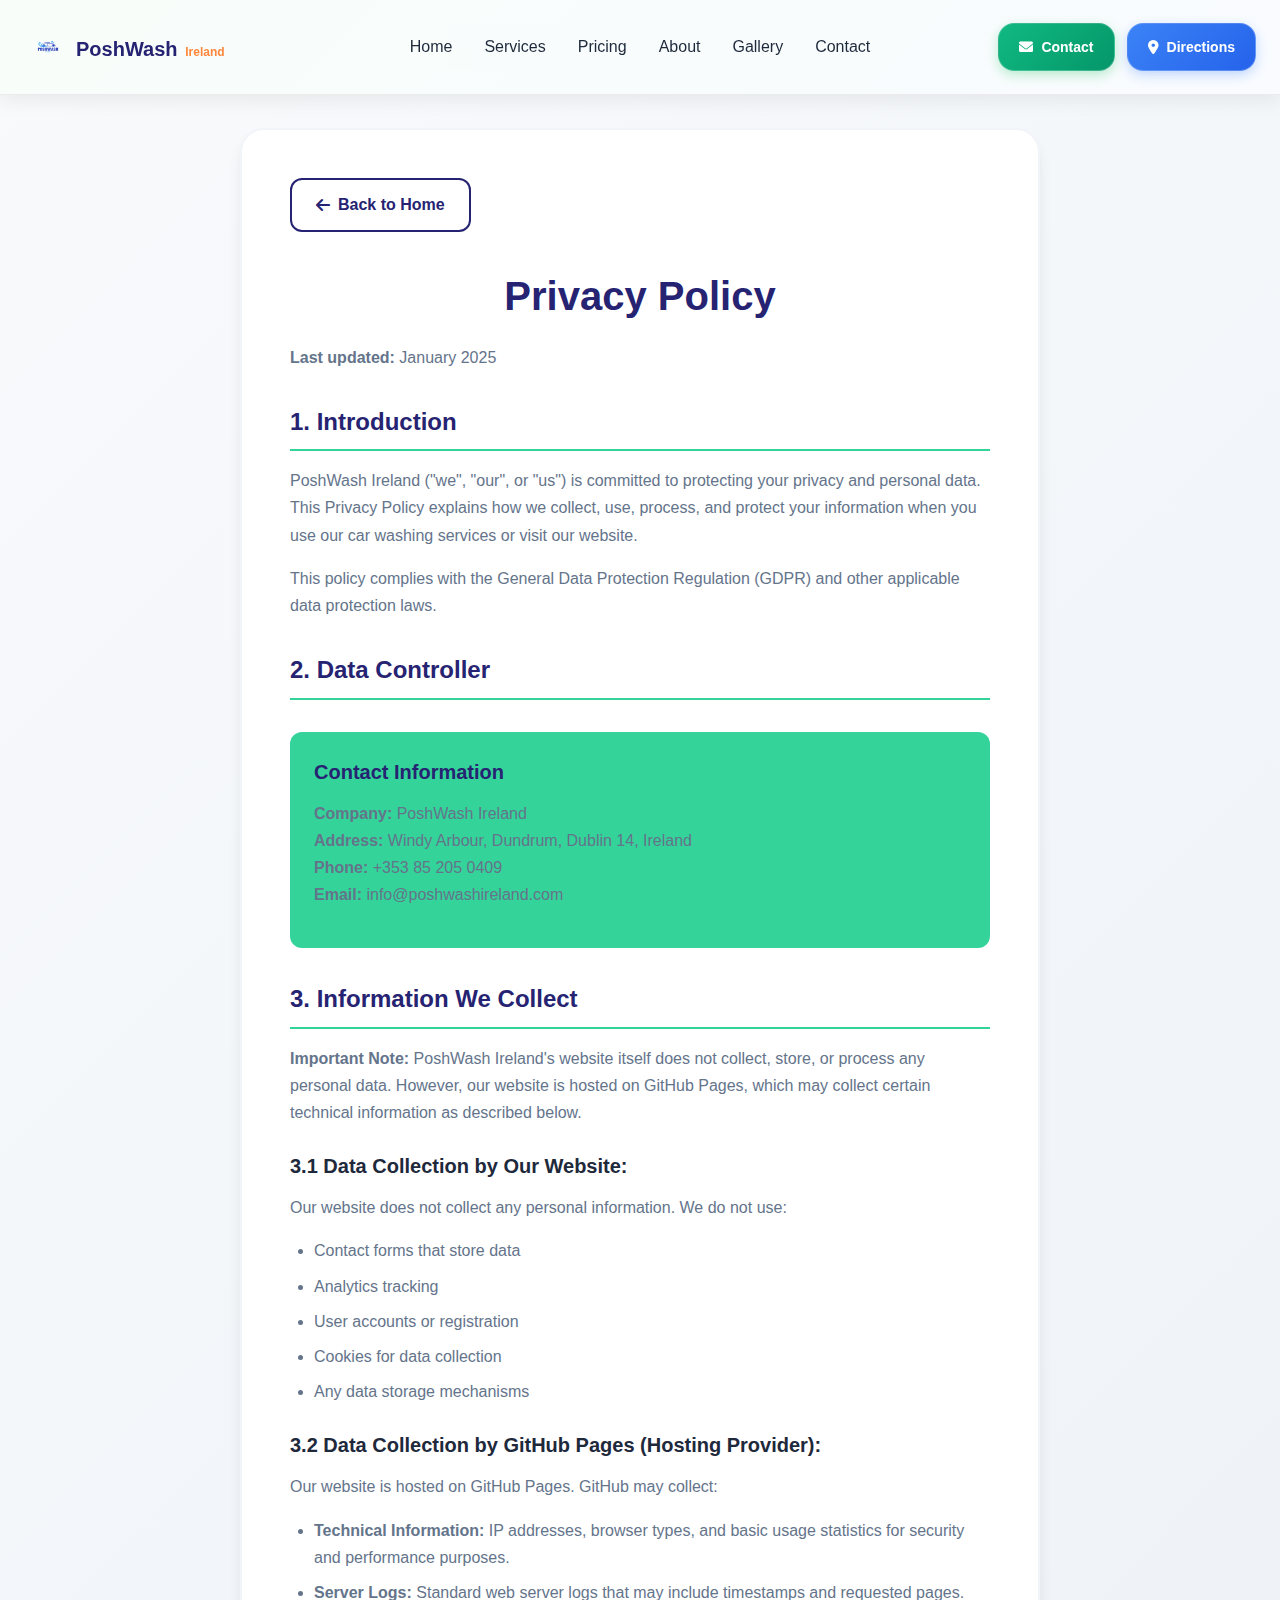
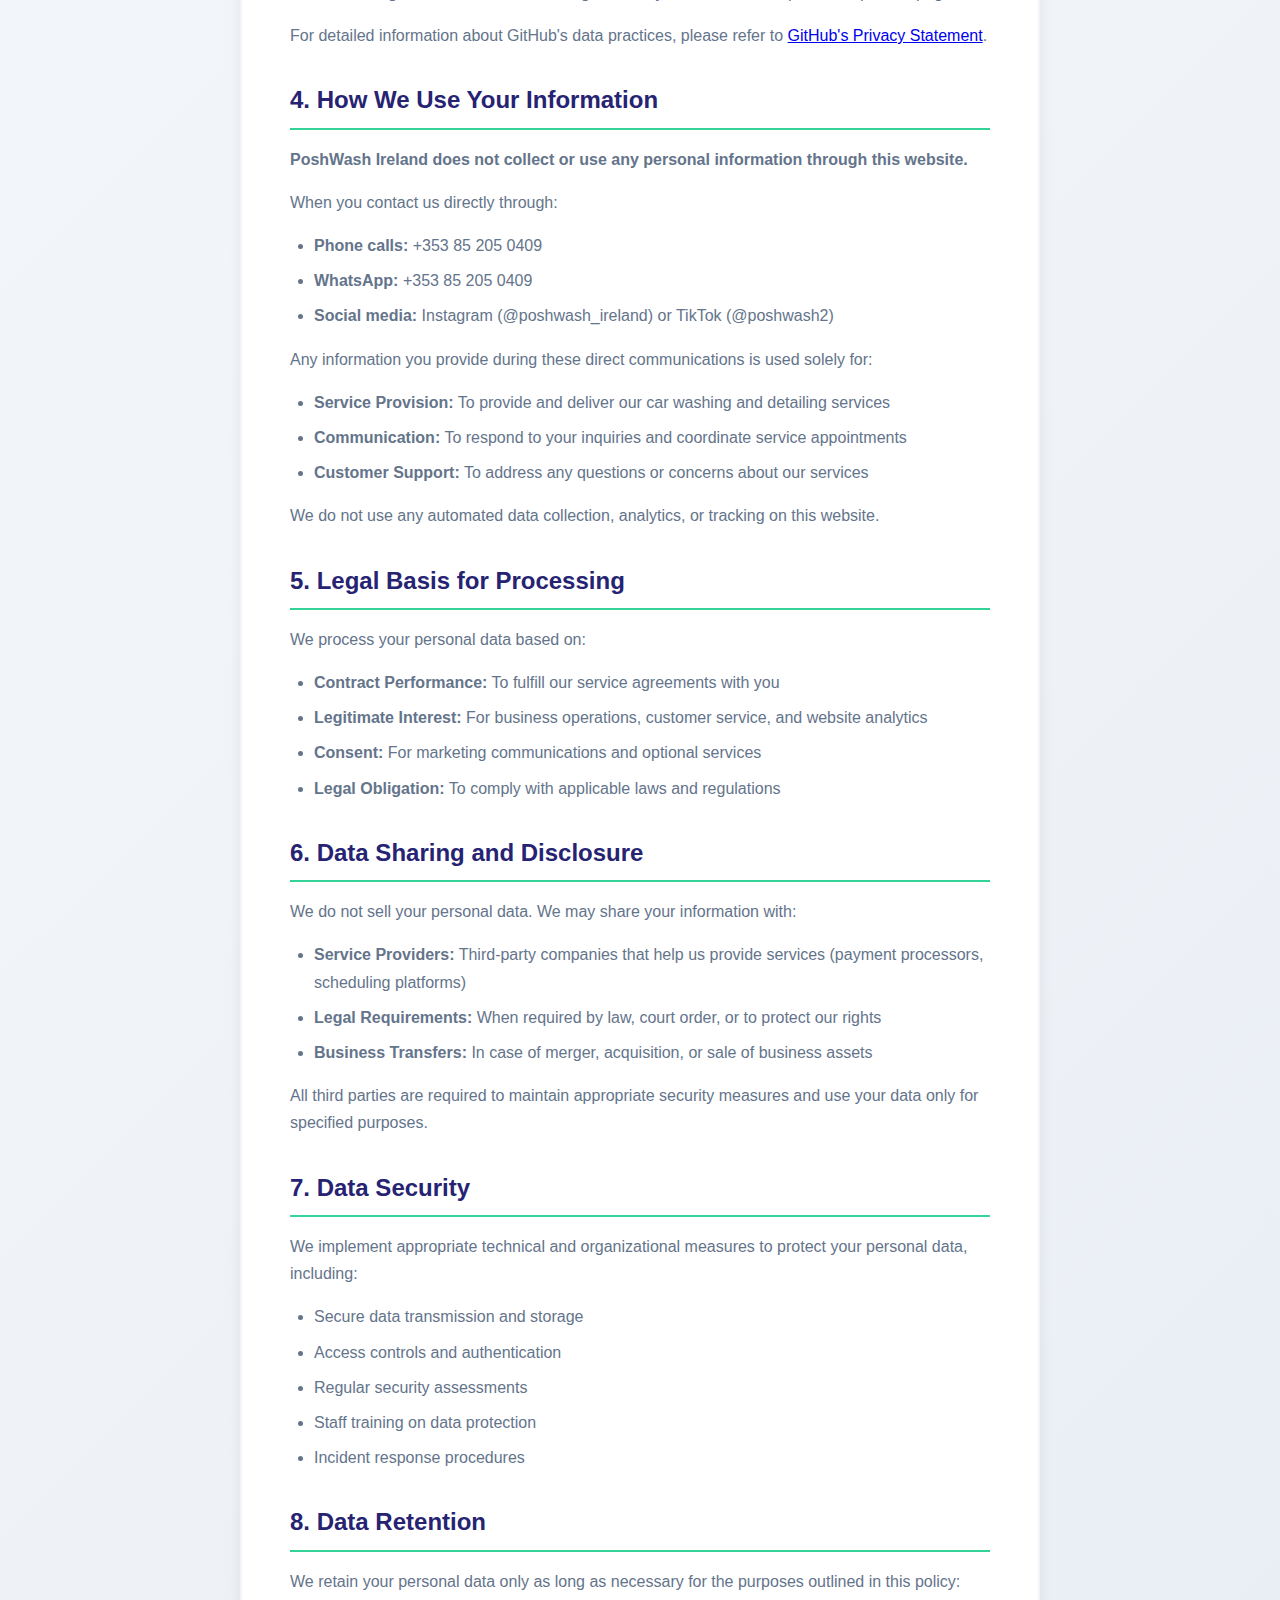
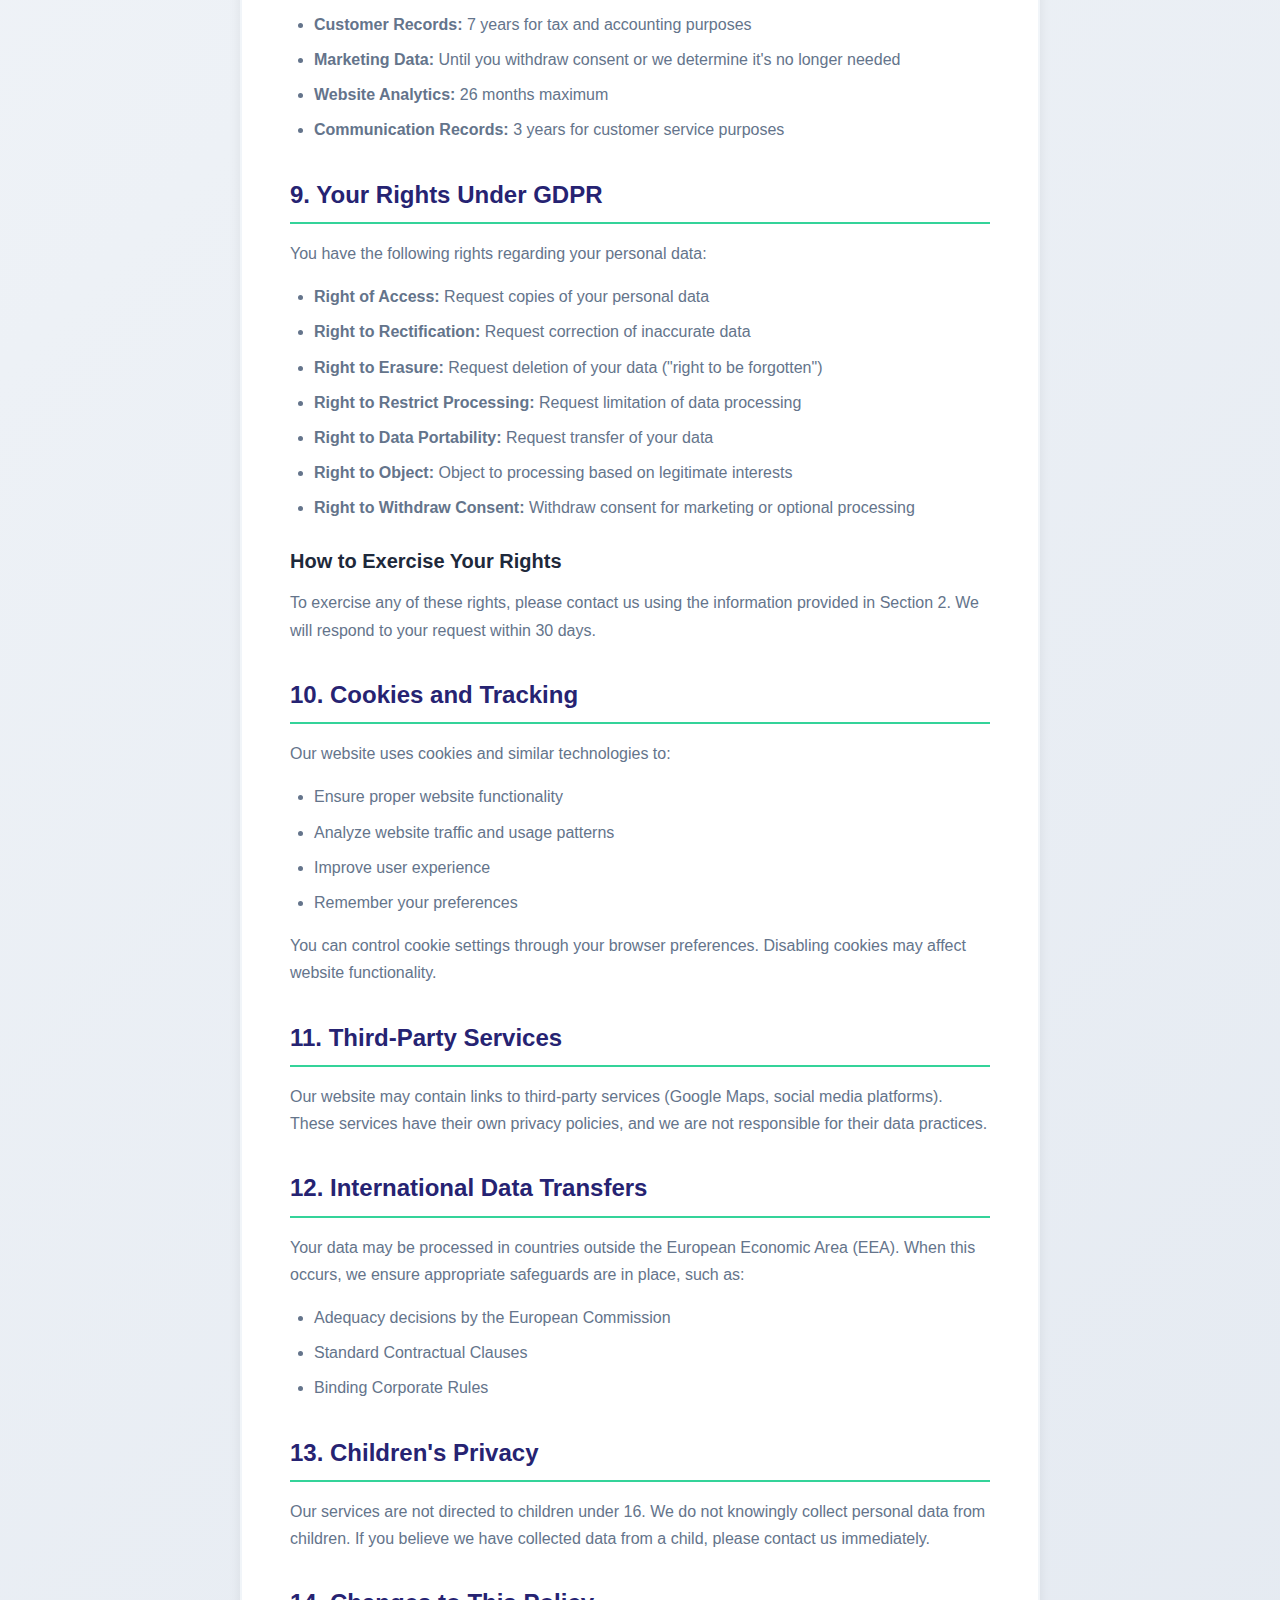
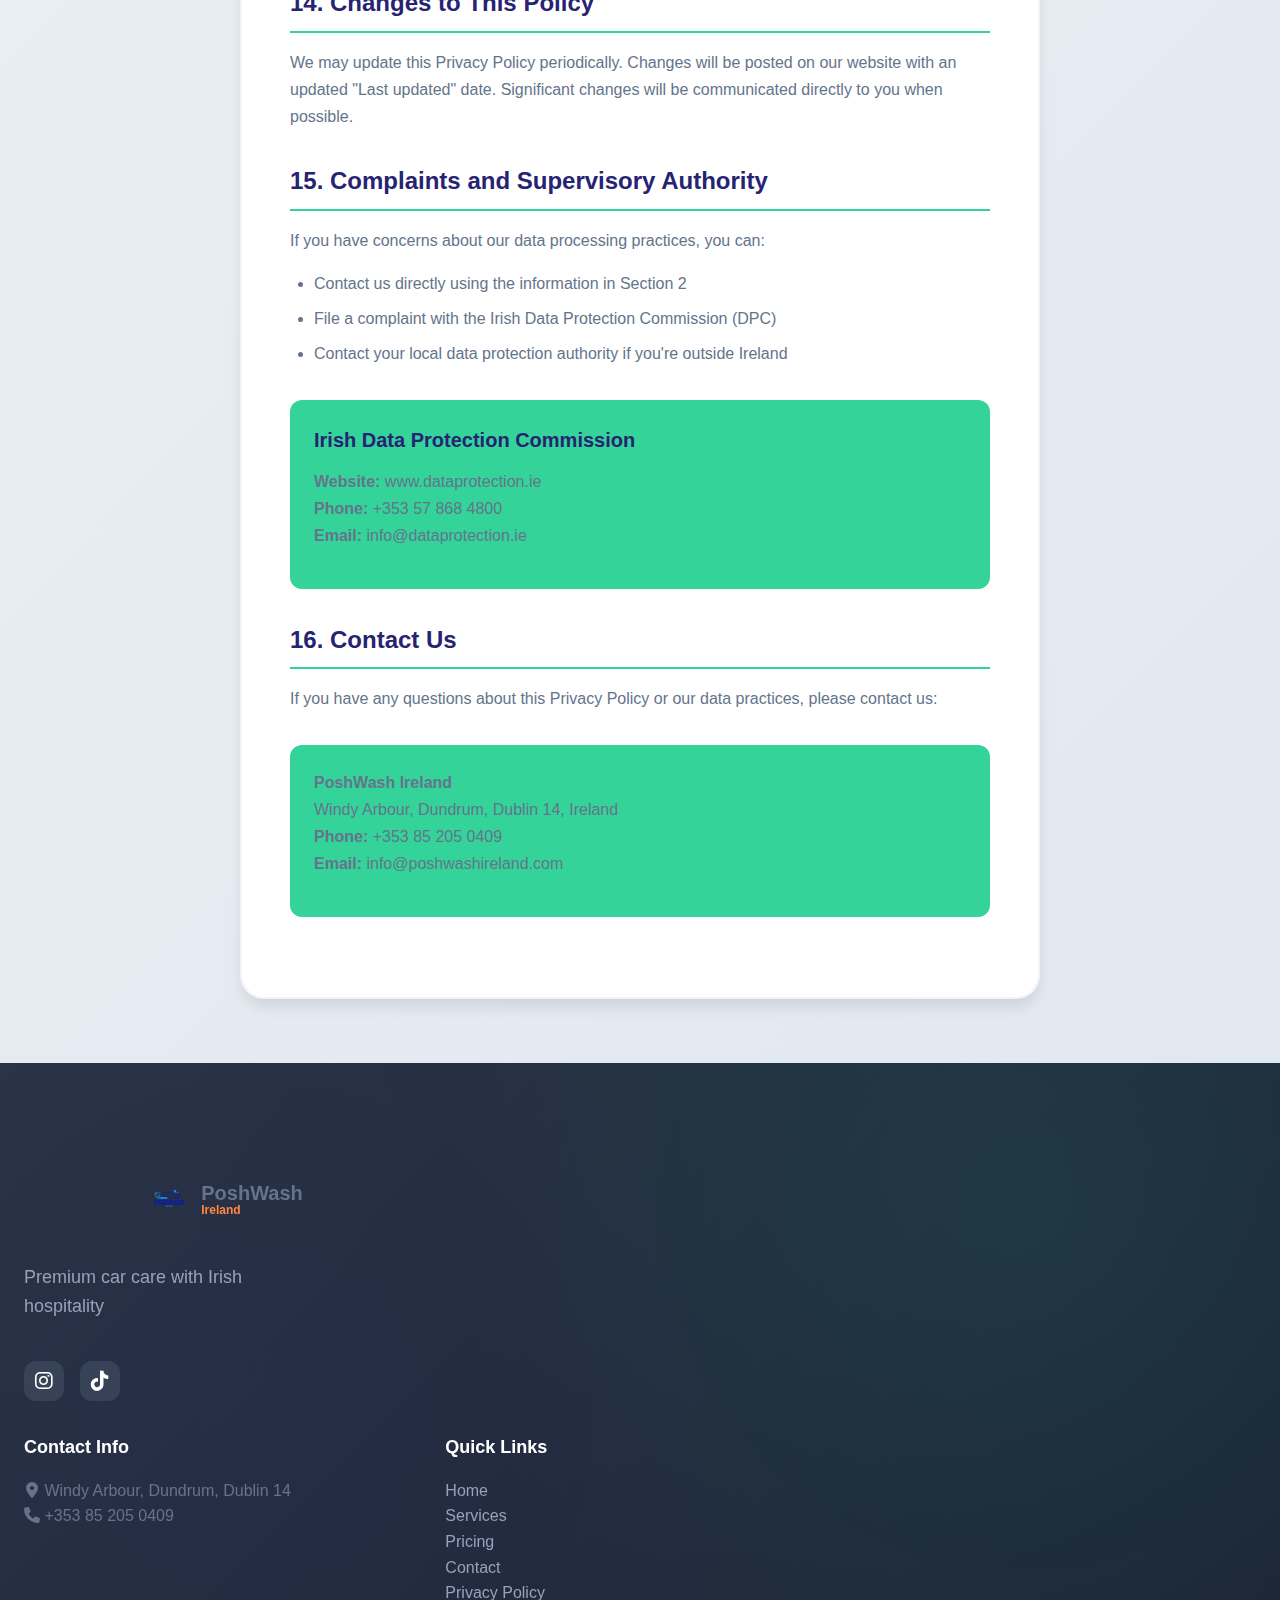
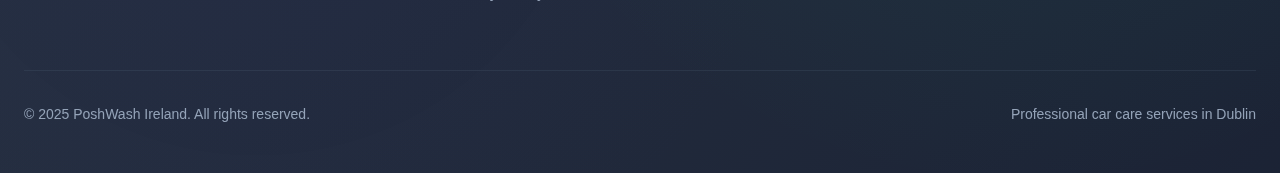
<file: privacy-policy.html>
<!DOCTYPE html>
<html lang="en">
<head>
    <meta charset="UTF-8">
    <meta name="viewport" content="width=device-width, initial-scale=1.0">
    <title>Privacy Policy - PoshWash Ireland</title>
    <link rel="icon" type="image/x-icon" href="assets/favicon.ico">
    <link rel="stylesheet" href="https://cdnjs.cloudflare.com/ajax/libs/font-awesome/6.0.0/css/all.min.css">
    <link rel="stylesheet" href="styles.css">
    <link rel="stylesheet" href="styles-desktop.css">
    <link rel="stylesheet" href="styles-mobile.css">
    <style>
        .privacy-policy {
            padding: 8rem 0 4rem 0;
            background: linear-gradient(135deg, #f8fafc 0%, #e2e8f0 100%);
        }
        
        .privacy-content {
            max-width: 800px;
            margin: 0 auto;
            background: white;
            padding: 3rem;
            border-radius: var(--radius-2xl);
            box-shadow: var(--shadow-lg);
            border: 2px solid var(--border-light);
        }
        
        .privacy-content h1 {
            color: var(--primary-color);
            font-size: 2.5rem;
            font-weight: 800;
            margin-bottom: 1rem;
            text-align: center;
        }
        
        .privacy-content h2 {
            color: var(--primary-color);
            font-size: 1.5rem;
            font-weight: 700;
            margin: 2rem 0 1rem 0;
            border-bottom: 2px solid var(--accent-light);
            padding-bottom: 0.5rem;
        }
        
        .privacy-content h3 {
            color: var(--text-primary);
            font-size: 1.25rem;
            font-weight: 600;
            margin: 1.5rem 0 0.75rem 0;
        }
        
        .privacy-content p {
            color: var(--text-secondary);
            line-height: 1.7;
            margin-bottom: 1rem;
        }
        
        .privacy-content ul {
            color: var(--text-secondary);
            line-height: 1.7;
            margin-bottom: 1rem;
            padding-left: 1.5rem;
        }
        
        .privacy-content li {
            margin-bottom: 0.5rem;
        }
        
        .contact-info {
            background: var(--accent-light);
            padding: 1.5rem;
            border-radius: var(--radius-lg);
            margin: 2rem 0;
        }
        
        .contact-info h3 {
            color: var(--primary-color);
            margin-top: 0;
        }
        
        .back-btn {
            display: inline-flex;
            align-items: center;
            gap: 0.5rem;
            color: var(--primary-color);
            text-decoration: none;
            font-weight: 600;
            padding: 0.75rem 1.5rem;
            border: 2px solid var(--primary-color);
            border-radius: var(--radius-lg);
            transition: all 0.3s ease;
            margin-bottom: 2rem;
        }
        
        .back-btn:hover {
            background: var(--primary-color);
            color: white;
            transform: translateX(-4px);
        }
        
        @media (max-width: 768px) {
            .privacy-policy {
                padding: 6rem 0 2rem 0;
            }
            
            .privacy-content {
                margin: 0 1rem;
                padding: 2rem 1.5rem;
            }
            
            .privacy-content h1 {
                font-size: 2rem;
            }
            
            .privacy-content h2 {
                font-size: 1.25rem;
            }
        }
    </style>
</head>
<body>
    <!-- Header -->
    <header class="header">
        <div class="header-gradient"></div>
        <div class="nav-container">
            <nav class="nav">
                <a href="index.html" class="logo">
                    <div class="logo-container">
                        <img src="assets/logo.png" alt="PoshWash Ireland Logo" class="logo-image">
                        <div class="logo-text">
                            <span class="brand-name">PoshWash</span>
                            <span class="brand-country">Ireland</span>
                        </div>
                    </div>
                </a>
                
                <div class="nav-center">
                    <ul class="nav-links">
                        <li><a href="index.html" class="nav-link">Home</a></li>
                        <li><a href="index.html#services" class="nav-link">Services</a></li>
                        <li><a href="index.html#pricing" class="nav-link">Pricing</a></li>
                        <li><a href="index.html#about" class="nav-link">About</a></li>
                        <li><a href="gallery.html" class="nav-link">Gallery</a></li>
                        <li><a href="index.html#contact" class="nav-link">Contact</a></li>
                    </ul>
                </div>
                
                <div class="header-actions">
                    <a href="index.html#contact" class="contact-btn">
                        <i class="fas fa-envelope"></i>
                        <span>Contact</span>
                    </a>
                    <a href="http://google.com/maps/place/Posh+Wash+Ireland/@53.301447,-6.246126,16z/data=!4m6!3m5!1s0x486709de28fa76ff:0xd6345d7cfd19aa67!8m2!3d53.3014466!4d-6.2461258!16s%2Fg%2F11gm78ggm6?hl=it&entry=ttu&g_ep=EgoyMDI1MDYzMC4wIKXMDSoASAFQAw%3D%3D" target="_blank" class="directions-btn">
                        <i class="fas fa-map-marker-alt"></i>
                        <span>Directions</span>
                    </a>
                </div>
                
                <button class="mobile-menu-toggle">
                    <span class="hamburger-line"></span>
                    <span class="hamburger-line"></span>
                    <span class="hamburger-line"></span>
                </button>
            </nav>
        </div>
    </header>

    <!-- Privacy Policy Section -->
    <section class="privacy-policy">
        <div class="container">
            <div class="privacy-content">
                <a href="index.html" class="back-btn">
                    <i class="fas fa-arrow-left"></i>
                    <span>Back to Home</span>
                </a>
                
                <h1>Privacy Policy</h1>
                <p><strong>Last updated:</strong> January 2025</p>
                
                <h2>1. Introduction</h2>
                <p>PoshWash Ireland ("we", "our", or "us") is committed to protecting your privacy and personal data. This Privacy Policy explains how we collect, use, process, and protect your information when you use our car washing services or visit our website.</p>
                <p>This policy complies with the General Data Protection Regulation (GDPR) and other applicable data protection laws.</p>
                
                <h2>2. Data Controller</h2>
                <div class="contact-info">
                    <h3>Contact Information</h3>
                    <p><strong>Company:</strong> PoshWash Ireland<br>
                    <strong>Address:</strong> Windy Arbour, Dundrum, Dublin 14, Ireland<br>
                    <strong>Phone:</strong> +353 85 205 0409<br>
                    <strong>Email:</strong> info@poshwashireland.com</p>
                </div>
                
                <h2>3. Information We Collect</h2>
                <p><strong>Important Note:</strong> PoshWash Ireland's website itself does not collect, store, or process any personal data. However, our website is hosted on GitHub Pages, which may collect certain technical information as described below.</p>
                
                <h3>3.1 Data Collection by Our Website:</h3>
                <p>Our website does not collect any personal information. We do not use:</p>
                <ul>
                    <li>Contact forms that store data</li>
                    <li>Analytics tracking</li>
                    <li>User accounts or registration</li>
                    <li>Cookies for data collection</li>
                    <li>Any data storage mechanisms</li>
                </ul>
                
                <h3>3.2 Data Collection by GitHub Pages (Hosting Provider):</h3>
                <p>Our website is hosted on GitHub Pages. GitHub may collect:</p>
                <ul>
                    <li><strong>Technical Information:</strong> IP addresses, browser types, and basic usage statistics for security and performance purposes.</li>
                    <li><strong>Server Logs:</strong> Standard web server logs that may include timestamps and requested pages.</li>
                </ul>
                <p>For detailed information about GitHub's data practices, please refer to <a href="https://docs.github.com/en/site-policy/privacy-policies/github-privacy-statement" target="_blank">GitHub's Privacy Statement</a>.</p>
                
                <h2>4. How We Use Your Information</h2>
                <p><strong>PoshWash Ireland does not collect or use any personal information through this website.</strong></p>
                
                <p>When you contact us directly through:</p>
                <ul>
                    <li><strong>Phone calls:</strong> +353 85 205 0409</li>
                    <li><strong>WhatsApp:</strong> +353 85 205 0409</li>
                    <li><strong>Social media:</strong> Instagram (@poshwash_ireland) or TikTok (@poshwash2)</li>
                </ul>
                
                <p>Any information you provide during these direct communications is used solely for:</p>
                <ul>
                    <li><strong>Service Provision:</strong> To provide and deliver our car washing and detailing services</li>
                    <li><strong>Communication:</strong> To respond to your inquiries and coordinate service appointments</li>
                    <li><strong>Customer Support:</strong> To address any questions or concerns about our services</li>
                </ul>
                
                <p>We do not use any automated data collection, analytics, or tracking on this website.</p>
                
                <h2>5. Legal Basis for Processing</h2>
                <p>We process your personal data based on:</p>
                <ul>
                    <li><strong>Contract Performance:</strong> To fulfill our service agreements with you</li>
                    <li><strong>Legitimate Interest:</strong> For business operations, customer service, and website analytics</li>
                    <li><strong>Consent:</strong> For marketing communications and optional services</li>
                    <li><strong>Legal Obligation:</strong> To comply with applicable laws and regulations</li>
                </ul>
                
                <h2>6. Data Sharing and Disclosure</h2>
                <p>We do not sell your personal data. We may share your information with:</p>
                <ul>
                    <li><strong>Service Providers:</strong> Third-party companies that help us provide services (payment processors, scheduling platforms)</li>
                    <li><strong>Legal Requirements:</strong> When required by law, court order, or to protect our rights</li>
                    <li><strong>Business Transfers:</strong> In case of merger, acquisition, or sale of business assets</li>
                </ul>
                <p>All third parties are required to maintain appropriate security measures and use your data only for specified purposes.</p>
                
                <h2>7. Data Security</h2>
                <p>We implement appropriate technical and organizational measures to protect your personal data, including:</p>
                <ul>
                    <li>Secure data transmission and storage</li>
                    <li>Access controls and authentication</li>
                    <li>Regular security assessments</li>
                    <li>Staff training on data protection</li>
                    <li>Incident response procedures</li>
                </ul>
                
                <h2>8. Data Retention</h2>
                <p>We retain your personal data only as long as necessary for the purposes outlined in this policy:</p>
                <ul>
                    <li><strong>Customer Records:</strong> 7 years for tax and accounting purposes</li>
                    <li><strong>Marketing Data:</strong> Until you withdraw consent or we determine it's no longer needed</li>
                    <li><strong>Website Analytics:</strong> 26 months maximum</li>
                    <li><strong>Communication Records:</strong> 3 years for customer service purposes</li>
                </ul>
                
                <h2>9. Your Rights Under GDPR</h2>
                <p>You have the following rights regarding your personal data:</p>
                <ul>
                    <li><strong>Right of Access:</strong> Request copies of your personal data</li>
                    <li><strong>Right to Rectification:</strong> Request correction of inaccurate data</li>
                    <li><strong>Right to Erasure:</strong> Request deletion of your data ("right to be forgotten")</li>
                    <li><strong>Right to Restrict Processing:</strong> Request limitation of data processing</li>
                    <li><strong>Right to Data Portability:</strong> Request transfer of your data</li>
                    <li><strong>Right to Object:</strong> Object to processing based on legitimate interests</li>
                    <li><strong>Right to Withdraw Consent:</strong> Withdraw consent for marketing or optional processing</li>
                </ul>
                
                <h3>How to Exercise Your Rights</h3>
                <p>To exercise any of these rights, please contact us using the information provided in Section 2. We will respond to your request within 30 days.</p>
                
                <h2>10. Cookies and Tracking</h2>
                <p>Our website uses cookies and similar technologies to:</p>
                <ul>
                    <li>Ensure proper website functionality</li>
                    <li>Analyze website traffic and usage patterns</li>
                    <li>Improve user experience</li>
                    <li>Remember your preferences</li>
                </ul>
                <p>You can control cookie settings through your browser preferences. Disabling cookies may affect website functionality.</p>
                
                <h2>11. Third-Party Services</h2>
                <p>Our website may contain links to third-party services (Google Maps, social media platforms). These services have their own privacy policies, and we are not responsible for their data practices.</p>
                
                <h2>12. International Data Transfers</h2>
                <p>Your data may be processed in countries outside the European Economic Area (EEA). When this occurs, we ensure appropriate safeguards are in place, such as:</p>
                <ul>
                    <li>Adequacy decisions by the European Commission</li>
                    <li>Standard Contractual Clauses</li>
                    <li>Binding Corporate Rules</li>
                </ul>
                
                <h2>13. Children's Privacy</h2>
                <p>Our services are not directed to children under 16. We do not knowingly collect personal data from children. If you believe we have collected data from a child, please contact us immediately.</p>
                
                <h2>14. Changes to This Policy</h2>
                <p>We may update this Privacy Policy periodically. Changes will be posted on our website with an updated "Last updated" date. Significant changes will be communicated directly to you when possible.</p>
                
                <h2>15. Complaints and Supervisory Authority</h2>
                <p>If you have concerns about our data processing practices, you can:</p>
                <ul>
                    <li>Contact us directly using the information in Section 2</li>
                    <li>File a complaint with the Irish Data Protection Commission (DPC)</li>
                    <li>Contact your local data protection authority if you're outside Ireland</li>
                </ul>
                
                <div class="contact-info">
                    <h3>Irish Data Protection Commission</h3>
                    <p><strong>Website:</strong> www.dataprotection.ie<br>
                    <strong>Phone:</strong> +353 57 868 4800<br>
                    <strong>Email:</strong> info@dataprotection.ie</p>
                </div>
                
                <h2>16. Contact Us</h2>
                <p>If you have any questions about this Privacy Policy or our data practices, please contact us:</p>
                <div class="contact-info">
                    <p><strong>PoshWash Ireland</strong><br>
                    Windy Arbour, Dundrum, Dublin 14, Ireland<br>
                    <strong>Phone:</strong> +353 85 205 0409<br>
                    <strong>Email:</strong> info@poshwashireland.com</p>
                </div>
            </div>
        </div>
    </section>

    <!-- Footer -->
    <footer class="footer">
        <div class="footer-pattern"></div>
        <div class="container">
            <div class="footer-main">
                <div class="footer-brand">
                    <div class="footer-logo">
                        <img src="assets/logo.png" alt="PoshWash Ireland Logo" class="logo-image">
                        <div class="logo-text">
                            <span class="brand-name">PoshWash</span>
                            <span class="brand-country">Ireland</span>
                        </div>
                    </div>
                    <p class="footer-tagline">Premium car care with Irish hospitality</p>
                    <div class="footer-social">
                        <a href="https://www.instagram.com/poshwash_ireland?utm_source=ig_web_button_share_sheet&igsh=ZDNlZDc0MzIxNw==" target="_blank">
                            <i class="fab fa-instagram"></i>
                        </a>
                        <a href="https://www.tiktok.com/@poshwash2" target="_blank">
                            <i class="fab fa-tiktok"></i>
                        </a>
                    </div>
                </div>
                <div class="footer-info">
                    <div class="footer-section">
                        <h4>Contact Info</h4>
                        <p><i class="fas fa-map-marker-alt"></i> Windy Arbour, Dundrum, Dublin 14</p>
                        <p><i class="fas fa-phone"></i> +353 85 205 0409</p>
                    </div>
                    <div class="footer-section">
                        <h4>Quick Links</h4>
                        <a href="index.html">Home</a>
                        <a href="index.html#services">Services</a>
                        <a href="index.html#pricing">Pricing</a>
                        <a href="index.html#contact">Contact</a>
                        <a href="privacy-policy.html">Privacy Policy</a>
                    </div>
                </div>
            </div>
            <div class="footer-bottom">
                <div class="footer-bottom-content">
                    <p>&copy; 2025 PoshWash Ireland. All rights reserved.</p>
                    <p>Professional car care services in Dublin</p>
                </div>
            </div>
        </div>
    </footer>

    <script src="script.js"></script>
</body>
</html>
</file>
<file: styles-optimized.css>
/* Optimized CSS for PoshWash Ireland - Performance Enhanced */

/* Reset and Base Styles */
* {
    margin: 0;
    padding: 0;
    box-sizing: border-box;
}

:root {
    /* Primary Brand Color */
    --primary-color: #262372;
    --primary-light: #3d3a9e;
    --primary-dark: #1a1a4f;
    
    /* Irish Accent Colors */
    --irish-green: #169B62;
    --irish-orange: #FF883E;
    
    /* Typography */
    --font-primary: 'Urbanist', -apple-system, BlinkMacSystemFont, 'Segoe UI', Roboto, sans-serif;
    --font-display: 'Urbanist', -apple-system, BlinkMacSystemFont, 'Segoe UI', Roboto, sans-serif;
    
    /* Spacing */
    --section-padding: 5rem 0;
    --container-padding: 0 1.5rem;
    
    /* Border Radius */
    --radius-sm: 0.375rem;
    --radius-md: 0.5rem;
    --radius-lg: 0.75rem;
    --radius-xl: 1rem;
    --radius-2xl: 1.5rem;
}

/* Light Mode (Default) */
:root {
    --bg-primary: #ffffff;
    --bg-secondary: #f8fafc;
    --bg-tertiary: #f1f5f9;
    --text-primary: #1e293b;
    --text-secondary: #475569;
    --text-muted: #64748b;
    --border-color: #e2e8f0;
    --border-light: #f1f5f9;
    --shadow-sm: 0 1px 2px 0 rgb(0 0 0 / 0.05);
    --shadow-md: 0 4px 6px -1px rgb(0 0 0 / 0.1), 0 2px 4px -2px rgb(0 0 0 / 0.1);
    --shadow-lg: 0 10px 15px -3px rgb(0 0 0 / 0.1), 0 4px 6px -4px rgb(0 0 0 / 0.1);
    --shadow-xl: 0 20px 25px -5px rgb(0 0 0 / 0.1), 0 8px 10px -6px rgb(0 0 0 / 0.1);
}

/* Dark Mode */
@media (prefers-color-scheme: dark) {
    :root:not([data-theme="light"]) {
        --bg-primary: #0f172a;
        --bg-secondary: #1e293b;
        --bg-tertiary: #334155;
        --text-primary: #f8fafc;
        --text-secondary: #cbd5e1;
        --text-muted: #94a3b8;
        --border-color: #334155;
        --border-light: #475569;
        --shadow-sm: 0 1px 2px 0 rgb(0 0 0 / 0.3);
        --shadow-md: 0 4px 6px -1px rgb(0 0 0 / 0.4), 0 2px 4px -2px rgb(0 0 0 / 0.3);
        --shadow-lg: 0 10px 15px -3px rgb(0 0 0 / 0.5), 0 4px 6px -4px rgb(0 0 0 / 0.4);
        --shadow-xl: 0 20px 25px -5px rgb(0 0 0 / 0.6), 0 8px 10px -6px rgb(0 0 0 / 0.5);
    }
}

[data-theme="dark"] {
    --bg-primary: #0f172a;
    --bg-secondary: #1e293b;
    --bg-tertiary: #334155;
    --text-primary: #f8fafc;
    --text-secondary: #cbd5e1;
    --text-muted: #94a3b8;
    --border-color: #334155;
    --border-light: #475569;
    --shadow-sm: 0 1px 2px 0 rgb(0 0 0 / 0.3);
    --shadow-md: 0 4px 6px -1px rgb(0 0 0 / 0.4), 0 2px 4px -2px rgb(0 0 0 / 0.3);
    --shadow-lg: 0 10px 15px -3px rgb(0 0 0 / 0.5), 0 4px 6px -4px rgb(0 0 0 / 0.4);
    --shadow-xl: 0 20px 25px -5px rgb(0 0 0 / 0.6), 0 8px 10px -6px rgb(0 0 0 / 0.5);
}

html {
    scroll-behavior: smooth;
}

body {
    font-family: var(--font-primary);
    line-height: 1.6;
    color: var(--text-primary);
    background-color: var(--bg-primary);
    overflow-x: hidden;
    min-height: 100vh;
    transition: background-color 0.2s ease, color 0.2s ease;
}

.container {
    max-width: 1280px;
    margin: 0 auto;
    padding: var(--container-padding);
}

/* Loading Screen - Simplified */
.loading-screen {
    position: fixed;
    top: 0;
    left: 0;
    width: 100vw;
    height: 100vh;
    background: var(--irish-green);
    display: flex;
    flex-direction: column;
    justify-content: center;
    align-items: center;
    z-index: 9999;
    transition: opacity 0.3s ease;
    overflow: hidden;
}

.loading-screen.hidden {
    opacity: 0;
    visibility: hidden;
}

.shamrock-loader {
    width: 60px;
    height: 60px;
    color: white;
    font-size: 3rem;
    margin-bottom: 1rem;
    user-select: none;
}

.loading-text {
    color: white;
    font-size: 1.25rem;
    font-weight: 600;
    letter-spacing: 0.05em;
}

/* Confetti Animation */
.confetti {
    position: fixed;
    pointer-events: none;
    z-index: 10000;
}

@keyframes confetti-fall {
    0% {
        transform: translate(0, 0) rotate(0deg) scale(1);
        opacity: 1;
    }
    25% {
        transform: translate(var(--vx, 0), var(--vy, -100px)) rotate(calc(var(--rotation, 180deg) * 0.25)) scale(1.2);
        opacity: 1;
    }
    50% {
        transform: translate(calc(var(--vx, 0) * 0.8), calc(var(--vy, -100px) * 0.5 + 200px)) rotate(calc(var(--rotation, 180deg) * 0.5)) scale(1);
        opacity: 0.8;
    }
    75% {
        transform: translate(calc(var(--vx, 0) * 0.6), calc(var(--vy, -100px) * 0.2 + 400px)) rotate(calc(var(--rotation, 180deg) * 0.75)) scale(0.8);
        opacity: 0.4;
    }
    100% {
        transform: translate(calc(var(--vx, 0) * 0.3), calc(var(--vy, -100px) * 0.1 + 600px)) rotate(var(--rotation, 180deg)) scale(0.3);
        opacity: 0;
    }
}

/* Performance optimizations */
* {
    will-change: auto;
}

.hero-image,
.logo,
.btn {
    will-change: transform;
}

.fade-in {
    opacity: 0;
    transform: translateY(20px);
    transition: opacity 0.6s ease, transform 0.6s ease;
}

.fade-in.visible {
    opacity: 1;
    transform: translateY(0);
}

/* Reduce motion for users who prefer it */
@media (prefers-reduced-motion: reduce) {
    * {
        animation-duration: 0.01ms !important;
        animation-iteration-count: 1 !important;
        transition-duration: 0.01ms !important;
    }
    
    .confetti {
        display: none !important;
    }
}
</file>
<file: styles-mobile.css>
/* Mobile CSS - Ottimizzato per dispositivi mobili */

/* Reset e Variabili */
* {
    margin: 0;
    padding: 0;
    box-sizing: border-box;
}

:root {
    /* Colori principali */
    --primary-color: #262372;
    --primary-light: #3b35a3;
    --primary-dark: #1a1850;
    --accent-color: #10b981;
    --accent-light: #34d399;
    --accent-dark: #059669;
    
    /* Colori di sfondo */
    --bg-primary: #ffffff;
    --bg-secondary: #f8fafc;
    --bg-tertiary: #f1f5f9;
    
    /* Colori del testo */
    --text-primary: #1e293b;
    --text-secondary: #64748b;
    --text-muted: #94a3b8;
    
    /* Colori dei bordi */
    --border-color: #e2e8f0;
    --border-light: #f1f5f9;
    
    /* Ombre */
    --shadow-sm: 0 1px 2px 0 rgba(0, 0, 0, 0.05);
    --shadow-md: 0 4px 6px -1px rgba(0, 0, 0, 0.1);
    --shadow-lg: 0 10px 15px -3px rgba(0, 0, 0, 0.1);
    
    /* Raggi di curvatura */
    --radius-sm: 0.375rem;
    --radius-md: 0.5rem;
    --radius-lg: 0.75rem;
    --radius-xl: 1rem;
}

/* Dark Mode */
@media (prefers-color-scheme: dark) {
    :root {
        --bg-primary: #0f172a;
        --bg-secondary: #1e293b;
        --bg-tertiary: #334155;
        --text-primary: #f8fafc;
        --text-secondary: #cbd5e1;
        --text-muted: #94a3b8;
        --border-color: #475569;
        --border-light: #334155;
    }
}

/* Base Styles */
body {
    font-family: 'Inter', -apple-system, BlinkMacSystemFont, sans-serif;
    line-height: 1.6;
    color: var(--text-primary);
    background: var(--bg-primary);
    font-size: 16px;
    overflow-x: hidden;
}

.container {
    max-width: 100%;
    margin: 0 auto;
    padding: 0 1rem;
}

/* Header Mobile - Completely Redesigned */
.header {
    position: fixed;
    top: 0;
    left: 0;
    right: 0;
    z-index: 1000;
    background: rgba(255, 255, 255, 0.98);
    backdrop-filter: blur(20px);
    border-bottom: 1px solid rgba(0, 0, 0, 0.08);
    transition: all 0.4s cubic-bezier(0.4, 0, 0.2, 1);
    box-shadow: 0 4px 20px rgba(0, 0, 0, 0.08);
    padding: 0.75rem 0;
}

.header-gradient {
    position: absolute;
    top: 0;
    left: 0;
    right: 0;
    height: 100%;
    background: linear-gradient(135deg, rgba(34, 197, 94, 0.03) 0%, rgba(59, 130, 246, 0.03) 100%);
    pointer-events: none;
}

.header-actions {
    display: flex;
    gap: 0.75rem;
    align-items: center;
}

.directions-btn {
    display: none;
}

.contact-btn {
    display: flex;
    align-items: center;
    gap: 0.5rem;
    padding: 0.75rem 1.25rem;
    background: linear-gradient(135deg, var(--accent-color) 0%, #059669 100%);
    color: white;
    text-decoration: none;
    border-radius: var(--radius-xl);
    font-size: 0.875rem;
    font-weight: 600;
    transition: all 0.3s cubic-bezier(0.4, 0, 0.2, 1);
    box-shadow: 0 4px 12px rgba(34, 197, 94, 0.3);
    border: 1px solid rgba(255, 255, 255, 0.2);
}

.contact-btn:hover {
    background: linear-gradient(135deg, #059669 0%, #047857 100%);
    transform: translateY(-2px);
    box-shadow: 0 8px 20px rgba(34, 197, 94, 0.4);
}

.call-btn {
    display: flex;
    align-items: center;
    gap: 0.5rem;
    padding: 0.75rem 1.25rem;
    background: linear-gradient(135deg, var(--accent-color) 0%, #059669 100%);
    color: white;
    text-decoration: none;
    border-radius: var(--radius-xl);
    font-size: 0.875rem;
    font-weight: 600;
    transition: all 0.3s cubic-bezier(0.4, 0, 0.2, 1);
    box-shadow: 0 4px 12px rgba(34, 197, 94, 0.3);
    border: 1px solid rgba(255, 255, 255, 0.2);
}

.call-btn:hover {
    background: linear-gradient(135deg, #059669 0%, #047857 100%);
    transform: translateY(-2px);
    box-shadow: 0 8px 20px rgba(34, 197, 94, 0.4);
}

@media (min-width: 480px) {
    .directions-btn {
        display: flex;
        align-items: center;
        gap: 0.5rem;
        padding: 0.75rem 1.25rem;
        background: linear-gradient(135deg, #3b82f6 0%, #2563eb 100%);
        color: white;
        text-decoration: none;
        border-radius: var(--radius-xl);
        font-size: 0.875rem;
        font-weight: 600;
        transition: all 0.3s cubic-bezier(0.4, 0, 0.2, 1);
        box-shadow: 0 4px 12px rgba(59, 130, 246, 0.3);
        border: 1px solid rgba(255, 255, 255, 0.2);
    }
    
    .directions-btn:hover {
        background: linear-gradient(135deg, #2563eb 0%, #1d4ed8 100%);
        transform: translateY(-2px);
        box-shadow: 0 8px 20px rgba(59, 130, 246, 0.4);
    }
}

@media (prefers-color-scheme: dark) {
    .header {
        background: rgba(15, 23, 42, 0.95);
    }
}

.nav-container {
    display: flex;
    justify-content: space-between;
    align-items: center;
    padding: 0 1.5rem;
    position: relative;
}

.nav {
    display: flex;
    align-items: center;
    justify-content: space-between;
    height: 70px;
    position: relative;
    width: 100%;
}

.logo-container {
    display: flex;
    align-items: center;
    gap: 0.75rem;
    padding: 0.5rem;
    border-radius: var(--radius-lg);
    transition: all 0.3s ease;
}

.logo-container:hover {
    background: rgba(34, 197, 94, 0.05);
    transform: translateY(-1px);
}

.nav-center {
    display: block;
}

@media (min-width: 769px) {
    .nav-center {
        display: flex;
        position: absolute;
        left: 50%;
        transform: translateX(-50%);
    }
    
    .nav-links {
        display: flex;
        gap: 2rem;
        margin: 0;
        padding: 0;
        list-style: none;
        position: static;
        background: none;
        border: none;
        transform: none;
        opacity: 1;
        visibility: visible;
        box-shadow: none;
    }
    
    .nav-link {
        color: var(--text-primary);
        text-decoration: none;
        font-weight: 500;
        font-size: 0.95rem;
        padding: 0.75rem 1rem;
        border-radius: var(--radius-md);
        transition: all 0.3s ease;
        position: relative;
        display: inline-block;
        border-bottom: none;
    }
    
    .nav-link:hover {
        color: var(--accent-color);
        background: rgba(34, 197, 94, 0.08);
        transform: translateY(-1px);
    }
    
    .nav-link::after {
        content: '';
        position: absolute;
        bottom: 0;
        left: 50%;
        width: 0;
        height: 2px;
        background: var(--accent-color);
        transition: all 0.3s ease;
        transform: translateX(-50%);
    }
    
    .nav-link:hover::after {
        width: 80%;
    }
}

.logo {
    display: flex;
    align-items: center;
    gap: 0.5rem;
    text-decoration: none;
}

.logo-image {
    width: 32px;
    height: 32px;
}

.brand-name {
    font-size: 1.25rem;
    font-weight: 700;
    color: var(--primary-color);
}

.brand-country {
    font-size: 0.75rem;
    color: var(--accent-color);
    font-weight: 600;
}

/* Mobile Menu */
.mobile-menu-toggle {
    display: flex;
    flex-direction: column;
    justify-content: center;
    align-items: center;
    width: 44px;
    height: 44px;
    background: rgba(0, 0, 0, 0.05);
    border: 1px solid rgba(0, 0, 0, 0.1);
    border-radius: var(--radius-lg);
    cursor: pointer;
    padding: 0;
    transition: all 0.3s cubic-bezier(0.4, 0, 0.2, 1);
}

.mobile-menu-toggle:hover {
    background: rgba(34, 197, 94, 0.1);
    border-color: rgba(34, 197, 94, 0.2);
    transform: translateY(-1px);
}

.hamburger-line {
    width: 20px;
    height: 2px;
    background: var(--text-primary);
    margin: 2px 0;
    transition: all 0.3s cubic-bezier(0.4, 0, 0.2, 1);
    border-radius: 2px;
}

.mobile-menu-toggle:hover .hamburger-line {
    background: var(--accent-color);
}

.mobile-menu-toggle.active {
    background: rgba(34, 197, 94, 0.1);
    border-color: rgba(34, 197, 94, 0.3);
}

.mobile-menu-toggle.active .hamburger-line {
    background: var(--accent-color);
}



.nav-links {
    position: fixed;
    top: 85px;
    left: 0;
    right: 0;
    background: var(--bg-primary);
    border-top: 1px solid var(--border-color);
    padding: 2rem 1rem;
    transform: translateY(-100%);
    opacity: 0;
    visibility: hidden;
    transition: all 0.3s cubic-bezier(0.4, 0, 0.2, 1);
    z-index: 1001;
    box-shadow: 0 4px 20px rgba(0, 0, 0, 0.1);
    display: flex;
    flex-direction: column;
    list-style: none;
    backdrop-filter: blur(20px);
}

.nav-links.active {
    transform: translateY(0);
    opacity: 1;
    visibility: visible;
}

.nav-links li {
    list-style: none;
    margin: 0;
    padding: 0;
}

.nav-links a {
    display: block;
    padding: 1rem 0;
    color: var(--text-primary);
    text-decoration: none;
    font-weight: 500;
    border-bottom: 1px solid var(--border-light);
    transition: color 0.3s ease;
    font-size: 1.1rem;
}

.nav-links a:hover {
    color: var(--primary-color);
}

.nav-links a.active {
    color: var(--primary-color);
    font-weight: 600;
}

/* Hide mobile menu toggle on desktop */
@media (min-width: 769px) {
    .mobile-menu-toggle {
        display: none;
    }
    
    .nav-links {
        position: static;
        display: flex;
        flex-direction: row;
        background: transparent;
        border: none;
        padding: 0;
        transform: none;
        opacity: 1;
        visibility: visible;
        box-shadow: none;
        gap: 2rem;
        top: auto;
        left: auto;
        right: auto;
    }
    
    .nav-links li {
        margin: 0;
    }
    
    .nav-links a {
        padding: 0.5rem 0;
        border-bottom: none;
        font-size: 1rem;
    }
    
    .mobile-menu-toggle {
        display: none;
    }
}

.nav-cta {
    margin-top: 1rem;
    padding: 0.75rem 1.5rem;
    background: var(--primary-color);
    color: white;
    text-decoration: none;
    border-radius: var(--radius-lg);
    font-weight: 600;
    text-align: center;
    display: block;
}

/* Hero Section Mobile */
.hero {
    padding: 6rem 1.5rem 4rem;
    background: linear-gradient(135deg, var(--bg-primary) 0%, var(--bg-secondary) 100%);
    position: relative;
    overflow: hidden;
}

.hero-container {
    display: flex;
    flex-direction: column;
    gap: 2rem;
    text-align: center;
}

.hero-content {
    order: 1;
}

.hero-badge {
    display: inline-flex;
    align-items: center;
    gap: 0.5rem;
    background: rgba(255, 255, 255, 0.9);
    color: var(--primary-color);
    padding: 0.5rem 1rem;
    border-radius: var(--radius-xl);
    font-size: 0.875rem;
    font-weight: 600;
    margin-bottom: 1rem;
    border: 1px solid rgba(38, 35, 114, 0.2);
    backdrop-filter: blur(10px);
    box-shadow: var(--shadow-sm);
}

@media (prefers-color-scheme: dark) {
    .hero-badge {
        background: rgba(15, 23, 42, 0.9);
        color: var(--accent-color);
        border: 1px solid rgba(16, 185, 129, 0.3);
    }
}

.hero-title {
    font-size: 2rem;
    font-weight: 800;
    color: var(--text-primary);
    margin-bottom: 1rem;
    line-height: 1.2;
}

.hero-description {
    font-size: 1.125rem;
    color: var(--text-secondary);
    margin-bottom: 2rem;
    line-height: 1.6;
}

.hero-buttons {
    display: flex;
    flex-direction: column;
    gap: 1rem;
    margin-bottom: 2rem;
}

.btn {
    padding: 0.875rem 1.5rem;
    border-radius: var(--radius-lg);
    font-weight: 600;
    text-decoration: none;
    text-align: center;
    transition: all 0.3s ease;
    display: inline-flex;
    align-items: center;
    justify-content: center;
    gap: 0.5rem;
    font-size: 1rem;
}

.btn-primary {
    background: var(--primary-color);
    color: white;
    box-shadow: var(--shadow-md);
}

.btn-primary:hover {
    background: var(--primary-dark);
    transform: translateY(-2px);
    box-shadow: var(--shadow-lg);
}

.btn-secondary {
    background: var(--bg-primary);
    color: var(--text-primary);
    border: 2px solid var(--border-color);
}

.btn-secondary:hover {
    background: var(--bg-tertiary);
    border-color: var(--primary-color);
}

.hero-stats {
    display: grid;
    grid-template-columns: repeat(2, 1fr);
    gap: 1rem;
    margin-bottom: 4rem;
}

.hero-stat {
    text-align: center;
    padding: 1rem;
    background: rgba(255, 255, 255, 0.8);
    border-radius: var(--radius-lg);
    backdrop-filter: blur(10px);
    border: 1px solid var(--border-color);
}

@media (prefers-color-scheme: dark) {
    .hero-stat {
        background: rgba(30, 41, 59, 0.8);
    }
}

.stat-number {
    font-size: 1.5rem;
    font-weight: 700;
    color: var(--primary-color);
    display: block;
}

.stat-label {
    font-size: 0.875rem;
    color: var(--text-secondary);
    margin-top: 0.25rem;
}

.hero-visual {
    display: none;
}

.hero-image {
    display: none;
}

/* Wash Effects */
.wash-effects {
    position: absolute;
    top: 0;
    left: 0;
    width: 100%;
    height: 100%;
    pointer-events: none;
    overflow: hidden;
}

.bubbles {
    position: absolute;
    width: 100%;
    height: 100%;
}

.bubble {
    position: absolute;
    background: rgba(255, 255, 255, 0.7);
    border-radius: 50%;
    animation: bubbleFloat 3s infinite ease-in-out;
}

.bubble:nth-child(1) { width: 10px; height: 10px; left: 20%; animation-delay: 0s; }
.bubble:nth-child(2) { width: 15px; height: 15px; left: 40%; animation-delay: 1s; }
.bubble:nth-child(3) { width: 8px; height: 8px; left: 60%; animation-delay: 2s; }
.bubble:nth-child(4) { width: 12px; height: 12px; left: 80%; animation-delay: 3s; }

@keyframes bubbleFloat {
    0% { transform: translateY(100%); opacity: 0; }
    50% { opacity: 1; }
    100% { transform: translateY(-100%); opacity: 0; }
}

.sparkles {
    position: absolute;
    width: 100%;
    height: 100%;
}

.sparkle {
    position: absolute;
    font-size: 1.5rem;
    animation: sparkleShine 2s infinite ease-in-out;
    pointer-events: none;
}

.sparkle:nth-child(1) { top: 20%; left: 30%; animation-delay: 0s; }
.sparkle:nth-child(2) { top: 60%; left: 70%; animation-delay: 1s; }
.sparkle:nth-child(3) { top: 80%; left: 20%; animation-delay: 2s; }

@keyframes sparkleShine {
    0%, 100% { opacity: 0; transform: scale(0.5) rotate(0deg); }
    50% { opacity: 1; transform: scale(1.2) rotate(180deg); }
}

/* About Section Mobile */
.about-content {
    display: grid;
    grid-template-columns: 1fr;
    gap: 3rem;
    align-items: start;
}

.about-text {
    order: 1;
}

.about-visual {
    order: 2;
    display: flex;
    justify-content: center;
    align-items: center;
    margin-top: 2rem;
}

.about-features {
    display: flex;
    flex-direction: column;
    gap: 1.5rem;
    margin-top: 2rem;
}

.feature {
    display: flex;
    align-items: flex-start;
    gap: 1rem;
    padding: 1.5rem;
    background: var(--bg-primary);
    border-radius: var(--radius-xl);
    box-shadow: var(--shadow-md);
    border: 1px solid var(--border-color);
    transition: all 0.3s ease;
}

.feature:hover {
    transform: translateY(-2px);
    box-shadow: var(--shadow-lg);
}

.feature i {
    width: 50px;
    height: 50px;
    background: linear-gradient(135deg, var(--accent-color), var(--accent-light));
    border-radius: var(--radius-lg);
    display: flex;
    align-items: center;
    justify-content: center;
    color: white;
    font-size: 1.25rem;
    flex-shrink: 0;
}

.feature div h4 {
    font-weight: 600;
    color: var(--text-primary);
    margin-bottom: 0.5rem;
    font-size: 1.125rem;
}

.feature div p {
    color: var(--text-secondary);
    line-height: 1.5;
    margin: 0;
    font-size: 0.95rem;
}

.ireland-map {
    position: relative;
    background: linear-gradient(135deg, var(--accent-color), var(--accent-light));
    border-radius: var(--radius-xl);
    padding: 2rem;
    text-align: center;
    color: white;
    box-shadow: var(--shadow-lg);
    max-width: 350px;
    width: 100%;
    transition: all 0.3s ease;
}

.ireland-map:hover {
    transform: scale(1.02);
    box-shadow: var(--shadow-xl);
}

.location-pin {
    font-size: 3rem;
    margin-bottom: 1.5rem;
    animation: bounce 2s infinite;
}

.location-info span {
    font-size: 1.25rem;
    font-weight: 600;
    display: block;
    margin-bottom: 0.75rem;
}

.location-info p {
    font-size: 1rem;
    opacity: 0.9;
    margin: 0 0 1rem 0;
}

/* Services Section Mobile */
.services {
    padding: 4rem 0;
    background: var(--bg-secondary);
}

.section-header {
    text-align: center;
    margin-bottom: 3rem;
}

.section-badge {
    display: inline-flex;
    align-items: center;
    gap: 0.5rem;
    background: rgba(16, 185, 129, 0.1);
    color: var(--accent-color);
    padding: 0.5rem 1rem;
    border-radius: var(--radius-xl);
    font-size: 0.875rem;
    font-weight: 600;
    margin-bottom: 1rem;
    border: 1px solid rgba(16, 185, 129, 0.2);
}

.section-header h2 {
    font-size: 1.875rem;
    font-weight: 700;
    color: var(--text-primary);
    margin-bottom: 1rem;
}

.section-description {
    font-size: 1rem;
    color: var(--text-secondary);
    max-width: 600px;
    margin: 0 auto;
}

.services .section-description {
    font-size: 1.05rem;
    color: var(--text-primary);
    font-weight: 500;
    line-height: 1.6;
    text-shadow: 0 1px 2px rgba(0, 0, 0, 0.05);
    background: linear-gradient(135deg, rgba(16, 185, 129, 0.05), rgba(59, 130, 246, 0.05));
    padding: 1.25rem 1.5rem;
    border-radius: var(--radius-xl);
    border: 1px solid rgba(16, 185, 129, 0.1);
    backdrop-filter: blur(10px);
    position: relative;
    overflow: hidden;
    max-width: 100%;
}

.services .section-description::before {
    content: '';
    position: absolute;
    top: 0;
    left: -100%;
    width: 100%;
    height: 100%;
    background: linear-gradient(90deg, transparent, rgba(255, 255, 255, 0.1), transparent);
    animation: shimmer 3s infinite;
}

@keyframes shimmer {
    0% { left: -100%; }
    100% { left: 100%; }
}

.service-badge {
    position: absolute;
    top: -6px;
    left: 50%;
    transform: translateX(-50%);
    background: linear-gradient(135deg, #FFD700, #FFA500);
    color: #1a1a1a;
    padding: 0.4rem 1rem;
    border-radius: var(--radius-xl);
    font-size: 0.75rem;
    font-weight: 700;
    text-transform: uppercase;
    letter-spacing: 0.08em;
    box-shadow: 0 3px 12px rgba(255, 215, 0, 0.4);
    border: 2px solid #FFD700;
    z-index: 10;
    animation: glow 2s ease-in-out infinite alternate;
}

@keyframes glow {
    from {
        box-shadow: 0 3px 12px rgba(255, 215, 0, 0.4);
    }
    to {
        box-shadow: 0 5px 18px rgba(255, 215, 0, 0.6);
    }
}

.services-grid {
    display: grid;
    grid-template-columns: 1fr;
    gap: 1.5rem;
}

.service-card {
    background: var(--bg-primary);
    border-radius: var(--radius-xl);
    padding: 2rem;
    box-shadow: var(--shadow-md);
    border: 1px solid var(--border-color);
    transition: all 0.3s ease;
    position: relative;
    overflow: hidden;
}

.service-card:hover {
    transform: translateY(-4px);
    box-shadow: var(--shadow-lg);
}

.service-icon {
    width: 60px;
    height: 60px;
    background: linear-gradient(135deg, var(--accent-color), var(--accent-light));
    border-radius: var(--radius-lg);
    display: flex;
    align-items: center;
    justify-content: center;
    margin-bottom: 1.5rem;
}

.service-icon i {
    font-size: 1.5rem;
    color: white;
}

.service-content h3 {
    font-size: 1.25rem;
    font-weight: 600;
    color: var(--text-primary);
    margin-bottom: 0.75rem;
}

.service-content p {
    color: var(--text-secondary);
    margin-bottom: 1rem;
    line-height: 1.6;
}

.service-price {
    display: flex;
    align-items: baseline;
    gap: 0.25rem;
    margin-bottom: 1rem;
}

.price-from {
    font-size: 0.875rem;
    color: var(--text-secondary);
}

.price {
    font-size: 1.5rem;
    font-weight: 700;
    color: var(--primary-color);
}

/* Note Content Mobile */
.note-content {
    display: flex;
    flex-direction: column;
    align-items: center;
    gap: 1rem;
    text-align: center;
    padding: 1rem;
}

.note-content i {
    font-size: 2rem;
    color: var(--accent-color);
    margin-bottom: 0.5rem;
}

.note-content h4 {
    color: var(--text-primary);
    font-weight: 600;
    margin-bottom: 0.5rem;
    font-size: 1.125rem;
}

.note-content p {
    color: var(--text-secondary);
    margin: 0;
    line-height: 1.5;
    font-size: 0.95rem;
}

/* Pricing Section Mobile */
.pricing {
    padding: 4rem 0;
    background: var(--bg-primary);
}

.pricing-toggle {
    display: flex;
    justify-content: center;
    margin: 2rem 0 3rem 0;
    background: rgba(255, 255, 255, 0.1);
    border-radius: var(--radius-xl);
    padding: 0.5rem;
    backdrop-filter: blur(10px);
    border: 1px solid rgba(255, 255, 255, 0.2);
    max-width: 280px;
    margin-left: auto;
    margin-right: auto;
}

@media (prefers-color-scheme: dark) {
    .pricing-toggle {
        background: rgba(30, 41, 59, 0.3);
        border: 1px solid rgba(71, 85, 105, 0.3);
    }
}

.toggle-option {
    flex: 1;
    display: flex;
    align-items: center;
    justify-content: center;
    gap: 0.5rem;
    padding: 0.75rem 0.5rem;
    border-radius: var(--radius-lg);
    cursor: pointer;
    transition: all 0.3s ease;
    color: var(--text-secondary);
    font-weight: 500;
    font-size: 0.875rem;
}

.toggle-option:hover {
    color: var(--text-primary);
    background: rgba(255, 255, 255, 0.1);
}

.toggle-option.active {
    background: var(--primary-color);
    color: white;
    box-shadow: var(--shadow-md);
}

.pricing-grid {
    display: grid;
    grid-template-columns: 1fr;
    gap: 1.5rem;
}

.pricing-card {
    background: var(--bg-primary);
    border-radius: var(--radius-xl);
    padding: 2rem;
    box-shadow: var(--shadow-md);
    border: 1px solid var(--border-color);
    transition: all 0.3s ease;
    position: relative;
    display: flex;
    flex-direction: column;
}

.pricing-card.featured {
    border: 2px solid var(--primary-color);
    transform: scale(1.02);
}

.popular-badge {
    position: absolute;
    top: -12px;
    left: 50%;
    transform: translateX(-50%);
    background: var(--primary-color);
    color: white;
    padding: 0.5rem 1rem;
    border-radius: var(--radius-lg);
    font-size: 0.75rem;
    font-weight: 600;
    display: flex;
    align-items: center;
    justify-content: center;
    gap: 0.25rem;
    text-align: center;
}

.pricing-header {
    text-align: center;
    margin-bottom: 2rem;
}

.pricing-header .service-icon {
    margin: 0 auto 1rem;
}

.pricing-header h3 {
    font-size: 1.25rem;
    font-weight: 600;
    color: var(--text-primary);
    margin-bottom: 0.5rem;
}

.price-display {
    display: flex;
    align-items: baseline;
    justify-content: center;
    gap: 0.25rem;
    margin-bottom: 0.5rem;
}

.currency {
    font-size: 1.25rem;
    color: var(--text-primary);
    font-weight: 600;
}

.amount {
    font-size: 2.5rem;
    font-weight: 800;
    color: var(--text-primary);
    text-shadow: 0 2px 4px rgba(0, 0, 0, 0.1);
}

.pricing-features ul {
    list-style: none;
    margin-bottom: 2rem;
}

.pricing-features li {
    display: flex;
    align-items: center;
    gap: 0.75rem;
    padding: 0.5rem 0;
    color: var(--text-secondary);
}

.pricing-features i {
    color: var(--accent-color);
    font-size: 0.875rem;
}

.btn-pricing {
    width: 100%;
    background: var(--primary-color);
    color: white;
    padding: 1rem;
    border: none;
    border-radius: var(--radius-lg);
    font-weight: 600;
    text-decoration: none;
    text-align: center;
    display: block;
    transition: all 0.3s ease;
    margin-top: auto;
}

.btn-pricing:hover {
    background: var(--primary-dark);
    transform: translateY(-2px);
}

/* Google Map Styles */
.google-map {
    margin-top: 1rem;
    border-radius: var(--radius-xl);
    overflow: hidden;
    box-shadow: var(--shadow-lg);
}

.google-map iframe {
    width: 100%;
    height: 250px;
    border: none;
    border-radius: var(--radius-xl);
}

.navigate-btn {
    display: inline-flex;
    align-items: center;
    gap: 0.5rem;
    padding: 0.75rem 1.5rem;
    background: var(--accent-color);
    color: white;
    text-decoration: none;
    border-radius: var(--radius-lg);
    font-weight: 500;
    font-size: 0.875rem;
    margin-top: 1rem;
    transition: all 0.3s ease;
    box-shadow: var(--shadow-md);
}

.navigate-btn:hover {
    background: var(--accent-dark);
    transform: translateY(-2px);
    box-shadow: var(--shadow-lg);
}

/* Contact Section Mobile */
.contact {
    padding: 3rem 0 4rem;
    background: rgba(248, 250, 252, 0.8);
    position: relative;
    margin-top: 0;
}

@media (prefers-color-scheme: dark) {
    .contact {
        background: rgba(15, 23, 42, 0.8);
    }
}

.contact-content {
    display: grid;
    grid-template-columns: 1fr;
    gap: 2rem;
}

.contact-cards {
    display: grid;
    grid-template-columns: 1fr;
    gap: 1.5rem;
}

.contact-card {
    background: rgba(255, 255, 255, 0.95);
    border-radius: var(--radius-xl);
    padding: 1.5rem;
    box-shadow: var(--shadow-lg);
    border: 1px solid rgba(226, 232, 240, 0.5);
    backdrop-filter: blur(10px);
    transition: all 0.3s ease;
}

@media (prefers-color-scheme: dark) {
    .contact-card {
        background: rgba(30, 41, 59, 0.95);
        border: 1px solid rgba(71, 85, 105, 0.5);
    }
}

.contact-card:hover {
    transform: translateY(-4px);
    box-shadow: var(--shadow-lg);
}

.location-actions {
    display: flex;
    flex-direction: column;
    gap: 0.75rem;
    margin-top: 1rem;
}

.location-btn {
    display: flex;
    align-items: center;
    justify-content: center;
    gap: 0.5rem;
    padding: 0.75rem 1rem;
    border-radius: var(--radius-lg);
    text-decoration: none;
    font-weight: 500;
    font-size: 0.875rem;
    transition: all 0.3s ease;
}

.btn-directions {
    background: var(--accent-color);
    color: white;
}

.btn-directions:hover {
    background: var(--accent-dark);
    transform: translateY(-2px);
}

.btn-call {
    background: var(--primary-color);
    color: white;
}

.btn-call:hover {
    background: var(--primary-dark);
    transform: translateY(-2px);
}

@media (min-width: 480px) {
    .location-actions {
        flex-direction: row;
    }
}

.card-icon {
    width: 50px;
    height: 50px;
    background: linear-gradient(135deg, var(--primary-color), var(--primary-light));
    border-radius: var(--radius-lg);
    display: flex;
    align-items: center;
    justify-content: center;
    margin-bottom: 1rem;
}

.card-icon i {
    font-size: 1.25rem;
    color: white;
}

.card-content h3 {
    font-size: 1.125rem;
    font-weight: 600;
    color: var(--text-primary);
    margin-bottom: 0.5rem;
}

.social-section {
    background: linear-gradient(135deg, rgba(38, 35, 114, 0.95) 0%, rgba(16, 185, 129, 0.95) 100%);
    border-radius: var(--radius-xl);
    padding: 2rem;
    box-shadow: var(--shadow-lg);
    border: 1px solid rgba(16, 185, 129, 0.3);
    backdrop-filter: blur(10px);
}

.social-header h3 {
    color: white;
    font-size: 1.5rem;
    font-weight: 700;
    margin-bottom: 0.5rem;
}

.social-header p {
    color: rgba(255, 255, 255, 0.9);
    margin-bottom: 1.5rem;
}

@media (prefers-color-scheme: dark) {
    .social-section {
        background: linear-gradient(135deg, rgba(38, 35, 114, 0.98) 0%, rgba(16, 185, 129, 0.98) 100%);
        border: 1px solid rgba(16, 185, 129, 0.4);
    }
}

.social-grid {
    display: grid;
    grid-template-columns: 1fr;
    gap: 1rem;
}

.social-card {
    display: flex;
    align-items: center;
    gap: 1rem;
    padding: 1rem;
    background: rgba(30, 41, 59, 0.95);
    border-radius: var(--radius-lg);
    text-decoration: none;
    transition: all 0.3s ease;
    border: 1px solid rgba(71, 85, 105, 0.5);
    box-shadow: var(--shadow-md);
    backdrop-filter: blur(10px);
}

.social-card:hover {
    transform: translateY(-2px);
    background: rgba(30, 41, 59, 1);
    box-shadow: var(--shadow-lg);
    border-color: var(--accent-color);
}

.social-content h4 {
    font-weight: 600;
    color: white;
    margin-bottom: 0.25rem;
}

.social-content p {
    color: rgba(226, 232, 240, 0.8);
    font-size: 0.9rem;
    margin-bottom: 0.25rem;
}

.social-cta {
    color: rgba(148, 163, 184, 0.9);
    font-size: 0.8rem;
}

/* Footer Mobile */
.footer {
    background: linear-gradient(135deg, rgba(30, 41, 59, 0.95) 0%, rgba(15, 23, 42, 0.95) 100%);
    color: var(--text-secondary);
    padding: 3rem 0 1rem;
    backdrop-filter: blur(15px);
}

@media (prefers-color-scheme: dark) {
    .footer {
        background: linear-gradient(135deg, rgba(15, 23, 42, 0.98) 0%, rgba(2, 6, 23, 0.98) 100%);
    }
}

.footer-main {
    display: grid;
    grid-template-columns: 1fr;
    gap: 2rem;
    margin-bottom: 2rem;
}

.footer-brand {
    text-align: center;
}

.footer-logo {
    display: flex;
    align-items: center;
    justify-content: center;
    gap: 0.5rem;
    margin-bottom: 1rem;
}

.footer-tagline {
    color: var(--text-muted);
    margin-bottom: 1rem;
}

.footer-social {
    display: flex;
    justify-content: center;
    gap: 1rem;
}

.footer-social a {
    width: 40px;
    height: 40px;
    background: rgba(71, 85, 105, 0.5);
    border-radius: var(--radius-lg);
    display: flex;
    align-items: center;
    justify-content: center;
    color: white;
    text-decoration: none;
    transition: all 0.3s ease;
}

.footer-social a:hover {
    background: var(--primary-color);
    transform: translateY(-2px);
}

.footer-info {
    display: grid;
    grid-template-columns: 1fr;
    gap: 2rem;
    text-align: center;
}

.footer-section h4 {
    color: white;
    font-weight: 600;
    margin-bottom: 1rem;
}

.footer-section ul {
    list-style: none;
}

.footer-section li {
    margin-bottom: 0.5rem;
}

.footer-section a {
    color: var(--text-muted);
    text-decoration: none;
    transition: color 0.3s ease;
}

.footer-section a:hover {
    color: var(--accent-color);
}

.footer-bottom {
    border-top: 1px solid rgba(71, 85, 105, 0.3);
    padding-top: 2rem;
    text-align: center;
}

.footer-bottom-content {
    display: flex;
    flex-direction: column;
    gap: 1rem;
    align-items: center;
}

.footer-bottom p {
    color: var(--text-muted);
    font-size: 0.875rem;
}

/* Floating Shamrocks */
.floating-shamrocks {
    position: absolute;
    top: 0;
    left: 0;
    width: 100%;
    height: 100%;
    pointer-events: none;
    z-index: 1;
    overflow: hidden;
}

.shamrock {
    position: absolute;
    color: var(--accent-color);
    animation: floatShamrock 12s linear infinite;
    opacity: 0;
    pointer-events: none;
    will-change: transform, opacity;
}

.shamrock:nth-child(1) { left: 10%; animation-delay: 0s; font-size: 1.2rem; }
.shamrock:nth-child(2) { left: 20%; animation-delay: 2s; font-size: 0.8rem; }
.shamrock:nth-child(3) { left: 30%; animation-delay: 4s; font-size: 1.5rem; }
.shamrock:nth-child(4) { left: 40%; animation-delay: 6s; font-size: 1rem; }
.shamrock:nth-child(5) { left: 50%; animation-delay: 8s; font-size: 1.3rem; }
.shamrock:nth-child(6) { left: 60%; animation-delay: 1s; font-size: 1.1rem; }
.shamrock:nth-child(7) { left: 70%; animation-delay: 3s; font-size: 1.4rem; }
.shamrock:nth-child(8) { left: 80%; animation-delay: 5s; font-size: 0.9rem; }
.shamrock:nth-child(9) { left: 90%; animation-delay: 7s; font-size: 1.2rem; }

@keyframes floatShamrock {
    0% { 
        transform: translateY(100vh) rotate(0deg); 
        opacity: 0; 
    }
    5% { 
        opacity: 0.7; 
    }
    95% { 
        opacity: 0.7; 
    }
    100% { 
        transform: translateY(-10vh) rotate(360deg); 
        opacity: 0; 
    }
}

/* Animazioni */
.fade-in {
    opacity: 0;
    transform: translateY(30px);
    transition: all 0.3s ease;
}

.fade-in.visible {
    opacity: 1;
    transform: translateY(0);
}

/* Utility Classes */
.text-center {
    text-align: center;
}

.mb-1 { margin-bottom: 0.25rem; }
.mb-2 { margin-bottom: 0.5rem; }
.mb-3 { margin-bottom: 0.75rem; }
.mb-4 { margin-bottom: 1rem; }
.mb-6 { margin-bottom: 1.5rem; }
.mb-8 { margin-bottom: 2rem; }

.mt-1 { margin-top: 0.25rem; }
.mt-2 { margin-top: 0.5rem; }
.mt-3 { margin-top: 0.75rem; }
.mt-4 { margin-top: 1rem; }
.mt-6 { margin-top: 1.5rem; }
.mt-8 { margin-top: 2rem; }

/* Responsive Adjustments */
@media (min-width: 480px) {
    .container {
        padding: 0 1.5rem;
    }
    
    .hero-stats {
        grid-template-columns: repeat(3, 1fr);
    }
    
    .hero-buttons {
        flex-direction: row;
        justify-content: center;
    }
    
    .contact-cards {
        grid-template-columns: repeat(2, 1fr);
    }
    
    .social-grid {
        grid-template-columns: repeat(2, 1fr);
    }
}

@media (min-width: 640px) {
    .services-grid {
        grid-template-columns: repeat(2, 1fr);
    }
    
    .pricing-grid {
        grid-template-columns: repeat(2, 1fr);
    }
    
    .contact-cards {
        grid-template-columns: repeat(3, 1fr);
    }
    
    .footer-info {
        grid-template-columns: repeat(3, 1fr);
        text-align: left;
    }
    
    .footer-brand {
        text-align: left;
    }
    
    .footer-social {
        justify-content: flex-start;
    }
    
    .footer-bottom-content {
        flex-direction: row;
        justify-content: space-between;
    }
}

/* Reviews Section - Mobile */
@media (max-width: 768px) {
    .reviews {
        padding: 4rem 0;
        background: var(--bg-secondary);
        position: relative;
        overflow: hidden;
    }

    .reviews::before {
        content: '';
        position: absolute;
        top: 0;
        left: 0;
        width: 100%;
        height: 100%;
        background: radial-gradient(circle at 30% 20%, rgba(38, 35, 114, 0.03) 0%, transparent 50%);
        pointer-events: none;
    }

    .reviews-grid {
        display: grid;
        grid-template-columns: 1fr;
        gap: 1.5rem;
        margin-top: 2rem;
    }
    
    .review-card {
        background: var(--bg-primary);
        border-radius: var(--radius-lg);
        padding: 1.5rem;
        box-shadow: var(--shadow-md);
        transition: all 0.3s cubic-bezier(0.4, 0, 0.2, 1);
        border: 1px solid var(--border-color);
        position: relative;
        overflow: hidden;
    }

    .review-card::before {
        content: '';
        position: absolute;
        top: 0;
        left: 0;
        width: 100%;
        height: 3px;
        background: linear-gradient(90deg, var(--accent-color), var(--primary-color));
    }

    .review-card:hover {
        transform: translateY(-2px);
        box-shadow: var(--shadow-lg);
    }

    .review-header {
        margin-bottom: 1rem;
    }

    .reviewer-info {
        display: flex;
        align-items: center;
        gap: 0.75rem;
    }
    
    .reviewer-avatar {
        width: 45px;
        height: 45px;
        background: linear-gradient(135deg, var(--accent-color), var(--primary-color));
        border-radius: 50%;
        display: flex;
        align-items: center;
        justify-content: center;
        color: white;
        font-size: 1.125rem;
        flex-shrink: 0;
    }
    
    .reviewer-details h4 {
        font-size: 1rem;
        font-weight: 600;
        color: var(--text-primary);
        margin-bottom: 0.25rem;
    }

    .review-stars {
        display: flex;
        gap: 0.2rem;
    }

    .review-stars i {
        color: #fbbf24;
        font-size: 0.9rem;
    }

    .review-content {
        position: relative;
    }

    .review-content::before {
        content: '"';
        position: absolute;
        top: -8px;
        left: -8px;
        font-size: 2.5rem;
        color: var(--accent-color);
        opacity: 0.3;
        font-family: Georgia, serif;
        line-height: 1;
    }
    
    .review-content p {
        font-size: 0.95rem;
        line-height: 1.5;
        color: var(--text-secondary);
        font-style: italic;
        position: relative;
        z-index: 1;
    }
}

@media (max-width: 480px) {
    .reviews {
        padding: 3rem 0;
    }

    .review-card {
        padding: 1.25rem;
    }
    
    .reviewer-info {
        gap: 0.5rem;
    }
    
    .reviewer-avatar {
        width: 40px;
        height: 40px;
        font-size: 1rem;
    }
    
    .review-content::before {
        font-size: 2rem;
        top: -6px;
        left: -6px;
    }

    .review-content p {
        font-size: 0.9rem;
    }

    /* Back to Top Button - Mobile */
    .back-to-top {
        bottom: 1.5rem;
        right: 1.5rem;
        width: 45px;
        height: 45px;
        font-size: 1.1rem;
    }
}

/* Gallery Preview Styles - Mobile */
.gallery-preview {
    padding: 4rem 0;
    background: linear-gradient(135deg, rgba(248, 250, 252, 0.8), rgba(241, 245, 249, 0.9));
    position: relative;
    overflow: hidden;
}

@media (prefers-color-scheme: dark) {
    .gallery-preview {
        background: linear-gradient(135deg, rgba(15, 23, 42, 0.8), rgba(30, 41, 59, 0.9));
    }
}

.gallery-preview-grid {
    display: grid;
    grid-template-columns: repeat(auto-fit, minmax(280px, 1fr));
    gap: 1.5rem;
    margin-top: 2rem;
}

.preview-image {
    position: relative;
    border-radius: var(--radius-xl);
    overflow: hidden;
    box-shadow: var(--shadow-lg);
    transition: all 0.3s ease;
    cursor: pointer;
    aspect-ratio: 4/3;
}

.preview-image:hover {
    transform: translateY(-8px);
    box-shadow: var(--shadow-xl);
}

.preview-image img {
    width: 100%;
    height: 100%;
    object-fit: cover;
    transition: transform 0.3s ease;
}

.preview-image:hover img {
    transform: scale(1.05);
}

.gallery-overlay {
    position: absolute;
    top: 0;
    left: 0;
    right: 0;
    bottom: 0;
    background: linear-gradient(135deg, rgba(59, 130, 246, 0.9), rgba(147, 51, 234, 0.9));
    display: flex;
    align-items: center;
    justify-content: center;
    opacity: 0;
    transition: all 0.3s ease;
    backdrop-filter: blur(5px);
}

.preview-image:hover .gallery-overlay {
    opacity: 1;
}

.overlay-content {
    text-align: center;
    color: white;
    transform: translateY(20px);
    transition: transform 0.3s ease;
}

.preview-image:hover .overlay-content {
    transform: translateY(0);
}

.overlay-content i {
    font-size: 2.5rem;
    margin-bottom: 0.5rem;
    display: block;
}

.overlay-content p {
    font-size: 1rem;
    font-weight: 600;
    margin: 0;
}

@media (max-width: 768px) {
    .gallery-preview {
        padding: 3rem 0;
    }
    
    .gallery-preview-grid {
        grid-template-columns: 1fr;
        gap: 1rem;
    }
    
    .preview-image {
        aspect-ratio: 16/10;
    }
    
    .overlay-content i {
        font-size: 2rem;
    }
    
    .overlay-content p {
        font-size: 0.9rem;
    }
    
    /* Mostra sempre l'overlay sull'ultima immagine su tablet */
    .gallery-link .gallery-overlay {
        opacity: 1;
    }
    
    .gallery-link .overlay-content {
        transform: translateY(0);
    }
}

@media (max-width: 480px) {
    .gallery-preview {
        padding: 2.5rem 0;
    }
    
    .gallery-preview-grid {
        gap: 0.75rem;
    }
    
    .preview-image {
        aspect-ratio: 3/2;
    }
    
    .overlay-content i {
        font-size: 1.75rem;
    }
    
    .overlay-content p {
        font-size: 0.85rem;
    }
    
    /* Mostra sempre l'overlay sull'ultima immagine su mobile */
    .gallery-link .gallery-overlay {
        opacity: 1;
    }
    
    .gallery-link .overlay-content {
        transform: translateY(0);
    }
}

/* Call Popup Styles - Mobile */
.call-popup-overlay {
    position: fixed;
    top: 0;
    left: 0;
    width: 100%;
    height: 100%;
    background: rgba(0, 0, 0, 0.8);
    display: flex;
    align-items: center;
    justify-content: center;
    z-index: 10000;
    opacity: 0;
    visibility: hidden;
    transition: all 0.3s ease;
    backdrop-filter: blur(5px);
    padding: 1rem;
}

.call-popup-overlay.active {
    opacity: 1;
    visibility: visible;
}

.call-popup {
    background: white;
    border-radius: var(--radius-xl);
    max-width: 400px;
    width: 100%;
    max-height: 90vh;
    overflow-y: auto;
    box-shadow: var(--shadow-lg);
    transform: scale(0.8) translateY(50px);
    transition: transform 0.3s ease;
}

.call-popup-overlay.active .call-popup {
    transform: scale(1) translateY(0);
}

.popup-header {
    padding: 1rem;
    border-bottom: 1px solid var(--border-color);
    display: flex;
    align-items: center;
    justify-content: space-between;
    background: linear-gradient(135deg, #f59e0b, #eab308);
    color: white;
    border-radius: var(--radius-xl) var(--radius-xl) 0 0;
}

.popup-header h3 {
    margin: 0;
    font-size: 1.1rem;
    font-weight: 600;
    display: flex;
    align-items: center;
    gap: 0.5rem;
}

.popup-close {
    background: none;
    border: none;
    color: white;
    font-size: 1.25rem;
    cursor: pointer;
    padding: 0.5rem;
    border-radius: var(--radius-md);
    transition: background-color 0.3s ease;
}

.popup-close:hover {
    background: rgba(255, 255, 255, 0.2);
}

.popup-content {
    padding: 1.5rem;
}

.popup-content p {
    margin-bottom: 1rem;
    line-height: 1.6;
    color: var(--text-secondary);
    font-size: 0.95rem;
}

.popup-content p:last-of-type {
    margin-bottom: 1.5rem;
}

.popup-actions {
    display: flex;
    gap: 0.75rem;
    flex-direction: column;
}

.btn-popup-primary,
.btn-popup-secondary {
    width: 100%;
    padding: 0.75rem 1rem;
    border: none;
    border-radius: var(--radius-lg);
    font-weight: 600;
    cursor: pointer;
    transition: all 0.3s ease;
    display: flex;
    align-items: center;
    justify-content: center;
    gap: 0.5rem;
    font-size: 0.95rem;
}

.btn-popup-primary {
    background: #dc2626;
    color: white;
}

.btn-popup-primary:hover {
    background: #b91c1c;
    transform: translateY(-1px);
}

.btn-popup-secondary {
    background: #16a34a;
    color: white;
    border: 2px solid #16a34a;
}

.btn-popup-secondary:hover {
    background: #15803d;
    color: white;
    border-color: #15803d;
    transform: translateY(-1px);
}

/* Confetti Animation - Mobile */
#confettiContainer {
    position: fixed;
    top: 0;
    left: 0;
    width: 100%;
    height: 100%;
    pointer-events: none;
    z-index: 9999;
    overflow: hidden;
}

.confetti {
    position: absolute;
    width: 6px;
    height: 6px;
    background: var(--accent-color);
    animation: confetti-burst 3s cubic-bezier(0.25, 0.46, 0.45, 0.94) forwards;
    border-radius: 2px;
    box-shadow: 0 0 4px rgba(0, 0, 0, 0.3);
}

/* Different confetti shapes - Mobile */
.confetti-circle {
    border-radius: 50%;
}

.confetti-square {
    border-radius: 0;
    transform: rotate(45deg);
}

.confetti-triangle {
    width: 0;
    height: 0;
    background: transparent;
    border-left: 3px solid transparent;
    border-right: 3px solid transparent;
    border-bottom: 6px solid var(--accent-color);
    border-radius: 0;
}

.confetti-triangle:nth-child(2n) {
    border-bottom-color: var(--primary-color);
}

.confetti-triangle:nth-child(3n) {
    border-bottom-color: #f59e0b;
}

.confetti-triangle:nth-child(4n) {
    border-bottom-color: #eab308;
}

/* Enhanced confetti animation with physics - Mobile */
@keyframes confetti-burst {
    0% {
        transform: translate(0, 0) rotate(0deg) scale(1);
        opacity: 1;
    }
    25% {
        transform: translate(var(--vx, 0), var(--vy, -80px)) rotate(calc(var(--rotation, 180deg) * 0.25)) scale(1.1);
        opacity: 1;
    }
    50% {
        transform: translate(calc(var(--vx, 0) * 0.8), calc(var(--vy, -80px) * 0.5 + 150px)) rotate(calc(var(--rotation, 180deg) * 0.5)) scale(1);
        opacity: 0.8;
    }
    75% {
        transform: translate(calc(var(--vx, 0) * 0.6), calc(var(--vy, -80px) * 0.2 + 300px)) rotate(calc(var(--rotation, 180deg) * 0.75)) scale(0.8);
        opacity: 0.4;
    }
    100% {
        transform: translate(calc(var(--vx, 0) * 0.3), calc(var(--vy, -80px) * 0.1 + 450px)) rotate(var(--rotation, 180deg)) scale(0.3);
        opacity: 0;
    }
}

/* Screen shake animation - Mobile */
@keyframes confetti-shake {
    0%, 100% { transform: translateX(0); }
    10% { transform: translateX(-1px) rotate(0.3deg); }
    20% { transform: translateX(1px) rotate(-0.3deg); }
    30% { transform: translateX(-1px) rotate(0.3deg); }
    40% { transform: translateX(1px) rotate(-0.3deg); }
    50% { transform: translateX(-0.5px) rotate(0.1deg); }
    60% { transform: translateX(0.5px) rotate(-0.1deg); }
    70% { transform: translateX(-0.5px) rotate(0.1deg); }
    80% { transform: translateX(0.5px) rotate(-0.1deg); }
    90% { transform: translateX(0) rotate(0deg); }
}

/* Glitter effect for some confetti - Mobile */
.confetti:nth-child(7n) {
    background: linear-gradient(45deg, #ffd700, #ffed4e, #ffd700);
    animation: confetti-burst 3s cubic-bezier(0.25, 0.46, 0.45, 0.94) forwards, glitter 0.5s infinite alternate;
}

@keyframes glitter {
    0% { filter: brightness(1) saturate(1); }
    100% { filter: brightness(1.3) saturate(1.3); }
}

/* Dark Theme for Call Popup - Mobile */
@media (prefers-color-scheme: dark) {
    .call-popup {
        background: var(--bg-secondary);
        border: 1px solid var(--border-color);
    }
    
    .popup-content p {
        color: var(--text-primary);
    }
}

@media (min-width: 480px) {
    .popup-actions {
        flex-direction: row;
    }
    
    .btn-popup-primary,
    .btn-popup-secondary {
        flex: 1;
        min-width: 120px;
    }
    
    .confetti {
        width: 8px;
        height: 8px;
    }
    
    .confetti-triangle {
        border-left: 4px solid transparent;
        border-right: 4px solid transparent;
        border-bottom: 8px solid var(--accent-color);
    }
}
</file>
<file: styles-desktop.css>
/* Desktop CSS - Ottimizzato per PC e schermi grandi */

/* Reset e Variabili */
* {
    margin: 0;
    padding: 0;
    box-sizing: border-box;
}

:root {
    /* Colori principali */
    --primary-color: #262372;
    --primary-light: #3b35a3;
    --primary-dark: #1a1850;
    --accent-color: #10b981;
    --accent-light: #34d399;
    --accent-dark: #059669;
    
    /* Colori di sfondo */
    --bg-primary: #ffffff;
    --bg-secondary: #f8fafc;
    --bg-tertiary: #f1f5f9;
    
    /* Colori del testo */
    --text-primary: #1e293b;
    --text-secondary: #64748b;
    --text-muted: #94a3b8;
    
    /* Colori dei bordi */
    --border-color: #e2e8f0;
    --border-light: #f1f5f9;
    
    /* Ombre */
    --shadow-sm: 0 1px 2px 0 rgba(0, 0, 0, 0.05);
    --shadow-md: 0 4px 6px -1px rgba(0, 0, 0, 0.1);
    --shadow-lg: 0 10px 15px -3px rgba(0, 0, 0, 0.1);
    --shadow-xl: 0 20px 25px -5px rgba(0, 0, 0, 0.1);
    
    /* Raggi di curvatura */
    --radius-sm: 0.375rem;
    --radius-md: 0.5rem;
    --radius-lg: 0.75rem;
    --radius-xl: 1rem;
    --radius-2xl: 1.5rem;
}

/* Dark Mode */
@media (prefers-color-scheme: dark) {
    :root {
        --bg-primary: #0f172a;
        --bg-secondary: #1e293b;
        --bg-tertiary: #334155;
        --text-primary: #f8fafc;
        --text-secondary: #cbd5e1;
        --text-muted: #94a3b8;
        --border-color: #475569;
        --border-light: #334155;
    }
}

/* Base Styles */
body {
    font-family: 'Inter', -apple-system, BlinkMacSystemFont, sans-serif;
    line-height: 1.6;
    color: var(--text-primary);
    background: var(--bg-primary);
    font-size: 16px;
    overflow-x: hidden;
    transition: color 0.3s ease, background-color 0.3s ease;
}

.container {
    max-width: 1200px;
    margin: 0 auto;
    padding: 0 2rem;
}

/* Header Desktop */
.header {
    position: fixed;
    top: 0;
    left: 0;
    right: 0;
    background: rgba(255, 255, 255, 0.95);
    backdrop-filter: blur(15px);
    border-bottom: 1px solid var(--border-color);
    z-index: 1000;
    transition: all 0.3s ease;
    padding: 1rem 0;
}

.header-actions {
    display: flex;
    gap: 1rem;
    align-items: center;
}



.directions-btn {
    display: flex;
    align-items: center;
    gap: 0.5rem;
    padding: 0.875rem 1.75rem;
    background: linear-gradient(135deg, #3b82f6 0%, #2563eb 100%);
    color: white;
    text-decoration: none;
    border-radius: var(--radius-xl);
    font-size: 0.9rem;
    font-weight: 600;
    transition: all 0.3s cubic-bezier(0.4, 0, 0.2, 1);
    box-shadow: 0 4px 16px rgba(59, 130, 246, 0.3);
    border: 1px solid rgba(255, 255, 255, 0.2);
}

.directions-btn:hover {
    background: linear-gradient(135deg, #2563eb 0%, #1d4ed8 100%);
    transform: translateY(-2px);
    box-shadow: 0 8px 24px rgba(59, 130, 246, 0.4);
}

.contact-btn {
    display: flex;
    align-items: center;
    gap: 0.5rem;
    padding: 0.75rem 1.25rem;
    background: linear-gradient(135deg, var(--accent-color) 0%, #059669 100%);
    color: white;
    text-decoration: none;
    border-radius: var(--radius-xl);
    font-size: 0.85rem;
    font-weight: 600;
    transition: all 0.3s cubic-bezier(0.4, 0, 0.2, 1);
    box-shadow: 0 4px 16px rgba(34, 197, 94, 0.3);
    border: 1px solid rgba(255, 255, 255, 0.2);
    white-space: nowrap;
}

.contact-btn:hover {
    background: linear-gradient(135deg, #059669 0%, #047857 100%);
    transform: translateY(-2px);
    box-shadow: 0 8px 24px rgba(34, 197, 94, 0.4);
}

.call-btn {
    display: flex;
    align-items: center;
    gap: 0.5rem;
    padding: 0.75rem 1.25rem;
    background: linear-gradient(135deg, var(--accent-color) 0%, #059669 100%);
    color: white;
    text-decoration: none;
    border-radius: var(--radius-xl);
    font-size: 0.85rem;
    font-weight: 600;
    transition: all 0.3s cubic-bezier(0.4, 0, 0.2, 1);
    box-shadow: 0 4px 16px rgba(34, 197, 94, 0.3);
    border: 1px solid rgba(255, 255, 255, 0.2);
    white-space: nowrap;
}

.call-btn:hover {
    background: linear-gradient(135deg, #059669 0%, #047857 100%);
    transform: translateY(-2px);
    box-shadow: 0 8px 24px rgba(34, 197, 94, 0.4);
}

@media (prefers-color-scheme: dark) {
    .header {
        background: rgba(15, 23, 42, 0.95);
    }
}

.header.scrolled {
    padding: 0.75rem 0;
    box-shadow: var(--shadow-lg);
}

.nav-container {
    display: flex;
    justify-content: space-between;
    align-items: center;
    padding: 0 2rem;
    position: relative;
    max-width: 1400px;
    margin: 0 auto;
    width: 100%;
}

.nav {
    display: flex;
    align-items: center;
    justify-content: space-between;
    height: 70px;
    position: relative;
    width: 100%;
    gap: 2rem;
}

.logo-container {
    display: flex;
    align-items: center;
    gap: 1rem;
    padding: 0.75rem;
    border-radius: var(--radius-lg);
    transition: all 0.3s ease;
}

.logo-container:hover {
    background: rgba(34, 197, 94, 0.05);
    transform: translateY(-1px);
}

.nav-center {
    display: flex;
    position: absolute;
    left: 50%;
    transform: translateX(-50%);
}

.nav-links {
    display: flex;
    gap: 1rem;
    margin: 0;
    padding: 0;
    list-style: none;
}

.nav-link {
    color: var(--text-primary);
    text-decoration: none;
    font-weight: 500;
    font-size: 0.95rem;
    padding: 0.75rem 1rem;
    border-radius: var(--radius-md);
    transition: all 0.3s ease;
    position: relative;
    white-space: nowrap;
}

.nav-link:hover {
    color: var(--accent-color);
    background: rgba(34, 197, 94, 0.08);
    transform: translateY(-1px);
}

.nav-link::after {
    content: '';
    position: absolute;
    bottom: 0;
    left: 50%;
    width: 0;
    height: 2px;
    background: var(--accent-color);
    transition: all 0.3s ease;
    transform: translateX(-50%);
}

.nav-link:hover::after {
    width: 80%;
}

.mobile-menu-toggle {
    display: none;
}

.logo {
    display: flex;
    align-items: center;
    gap: 0.5rem;
    text-decoration: none;
    transition: transform 0.3s ease;
    flex-shrink: 0;
}

.logo:hover {
    transform: scale(1.05);
}

.logo-image {
    width: 36px;
    height: 36px;
}

.brand-name {
    font-size: 1.25rem;
    font-weight: 700;
    color: var(--primary-color);
}

.brand-country {
    font-size: 0.875rem;
    color: var(--accent-color);
    font-weight: 600;
}

/* Desktop Navigation */
.mobile-menu-toggle {
    display: none;
}

.nav-links {
    display: flex;
    align-items: center;
    gap: 2rem;
    position: static;
    background: none;
    border: none;
    padding: 0;
    transform: none;
    opacity: 1;
    visibility: visible;
}

.nav-links a {
    color: var(--text-primary);
    text-decoration: none;
    font-weight: 500;
    font-size: 0.95rem;
    padding: 0.75rem 1rem;
    border-radius: var(--radius-md);
    transition: all 0.3s ease;
    position: relative;
    display: inline-block;
    border-bottom: none;
}

.nav-links a::before {
    content: '';
    position: absolute;
    bottom: 0;
    left: 50%;
    width: 0;
    height: 2px;
    background: var(--primary-color);
    transition: all 0.3s ease;
    transform: translateX(-50%);
}

.nav-links a:hover {
    color: var(--primary-color);
    background: var(--bg-tertiary);
}

.nav-links a:hover::before {
    width: 80%;
}

.nav-cta {
    margin-left: 1rem;
    padding: 0.75rem 1.5rem;
    background: var(--primary-color);
    color: white;
    text-decoration: none;
    border-radius: var(--radius-lg);
    font-weight: 600;
    transition: all 0.3s ease;
    box-shadow: var(--shadow-md);
}

.nav-cta:hover {
    background: var(--primary-dark);
    transform: translateY(-2px);
    box-shadow: var(--shadow-lg);
}

/* Responsive styles for smaller desktop screens */
@media screen and (max-width: 1280px) {
    .nav-container {
        padding: 0 1rem;
    }
    
    .nav-links {
        gap: 0.5rem;
    }
    
    .nav-link {
        padding: 0.5rem 0.75rem;
        font-size: 0.9rem;
    }
    
    .directions-btn,
    .contact-btn,
    .call-btn {
        padding: 0.75rem 1.25rem;
        font-size: 0.85rem;
    }
    
    .header-actions {
        gap: 0.5rem;
    }
}

@media screen and (max-width: 1024px) {
    .brand-name {
        font-size: 1.1rem;
    }
    
    .brand-country {
        font-size: 0.8rem;
    }
    
    .logo-image {
        width: 32px;
        height: 32px;
    }
    
    .nav-link {
        font-size: 0.85rem;
        padding: 0.5rem;
    }
    
    .nav {
        height: 60px;
        gap: 1rem;
    }

    .header-actions {
        gap: 0.35rem;
    }

    .contact-btn,
    .call-btn,
    .directions-btn {
        padding: 0.6rem 1rem;
        font-size: 0.8rem;
    }

    .contact-btn i,
    .call-btn i,
    .directions-btn i {
        font-size: 0.9rem;
    }
}

/* Aggiustamenti per schermi molto piccoli */
@media screen and (max-width: 900px) {
    .nav-container {
        padding: 0 0.5rem;
    }

    .nav {
        gap: 0.5rem;
    }

    .nav-link {
        padding: 0.4rem;
        font-size: 0.8rem;
    }

    .header-actions {
        gap: 0.25rem;
    }

    .contact-btn,
    .call-btn,
    .directions-btn {
        padding: 0.5rem 0.75rem;
    }
}

/* Hero Section Desktop */
.hero {
    padding: 8rem 2rem 6rem;
    background: linear-gradient(135deg, var(--bg-primary) 0%, var(--bg-secondary) 50%, var(--bg-tertiary) 100%);
    position: relative;
    overflow: hidden;
    min-height: 100vh;
    display: flex;
    align-items: center;
}

.hero::before {
    content: '';
    position: absolute;
    top: 0;
    left: 0;
    right: 0;
    bottom: 0;
    background: radial-gradient(circle at 30% 20%, rgba(38, 35, 114, 0.1) 0%, transparent 50%),
                radial-gradient(circle at 70% 80%, rgba(16, 185, 129, 0.1) 0%, transparent 50%);
    pointer-events: none;
}

.hero-container {
    display: grid;
    grid-template-columns: 1fr 1fr;
    gap: 4rem;
    align-items: center;
    position: relative;
    z-index: 2;
}

.hero-content {
    max-width: 600px;
}

.hero-badge {
    display: inline-flex;
    align-items: center;
    gap: 0.5rem;
    background: rgba(255, 255, 255, 0.9);
    color: var(--primary-color);
    padding: 0.75rem 1.5rem;
    border-radius: var(--radius-2xl);
    font-size: 0.875rem;
    font-weight: 600;
    margin-bottom: 1.5rem;
    border: 1px solid rgba(38, 35, 114, 0.2);
    backdrop-filter: blur(10px);
    box-shadow: var(--shadow-sm);
    transition: all 0.3s ease;
}

.hero-badge:hover {
    transform: translateY(-2px);
    box-shadow: var(--shadow-md);
}

@media (prefers-color-scheme: dark) {
    .hero-badge {
        background: rgba(15, 23, 42, 0.9);
        color: var(--accent-color);
        border: 1px solid rgba(16, 185, 129, 0.3);
    }
}

.hero-title {
    font-size: 3.5rem;
    font-weight: 800;
    color: var(--text-primary);
    margin-bottom: 1.5rem;
    line-height: 1.1;
    letter-spacing: -0.02em;
}

.hero-title span {
    background: linear-gradient(135deg, var(--primary-color), var(--accent-color));
    -webkit-background-clip: text;
    -webkit-text-fill-color: transparent;
    background-clip: text;
}

.hero-description {
    font-size: 1.25rem;
    color: var(--text-secondary);
    margin-bottom: 2.5rem;
    line-height: 1.6;
    max-width: 500px;
}

.hero-buttons {
    display: flex;
    gap: 1.5rem;
    margin-bottom: 3rem;
}

.btn {
    padding: 1rem 2rem;
    border-radius: var(--radius-lg);
    font-weight: 600;
    text-decoration: none;
    text-align: center;
    transition: all 0.3s ease;
    display: inline-flex;
    align-items: center;
    justify-content: center;
    gap: 0.75rem;
    font-size: 1rem;
    cursor: pointer;
    border: none;
}

.btn-primary {
    background: linear-gradient(135deg, var(--primary-color), var(--primary-light));
    color: white;
    box-shadow: var(--shadow-lg);
}

.btn-primary:hover {
    background: linear-gradient(135deg, var(--primary-dark), var(--primary-color));
    transform: translateY(-3px);
    box-shadow: var(--shadow-xl);
}

.btn-secondary {
    background: var(--bg-primary);
    color: var(--text-primary);
    border: 2px solid var(--border-color);
    box-shadow: var(--shadow-md);
}

.btn-secondary:hover {
    background: var(--bg-tertiary);
    border-color: var(--primary-color);
    transform: translateY(-3px);
    box-shadow: var(--shadow-lg);
}

.hero-stats {
    display: grid;
    grid-template-columns: repeat(3, 1fr);
    gap: 2rem;
    margin-bottom: 4rem;
}

.hero-stat {
    text-align: center;
    padding: 1.5rem;
    background: rgba(255, 255, 255, 0.8);
    border-radius: var(--radius-xl);
    backdrop-filter: blur(15px);
    border: 1px solid var(--border-color);
    transition: all 0.3s ease;
}

.hero-stat:hover {
    transform: translateY(-4px);
    box-shadow: var(--shadow-lg);
}

@media (prefers-color-scheme: dark) {
    .hero-stat {
        background: rgba(30, 41, 59, 0.8);
    }
}

.stat-number {
    font-size: 2rem;
    font-weight: 700;
    color: var(--primary-color);
    display: block;
}

.stat-label {
    font-size: 0.875rem;
    color: var(--text-secondary);
    margin-top: 0.5rem;
    font-weight: 500;
}

.hero-visual {
    display: flex;
    justify-content: center;
    align-items: center;
    position: relative;
}

.hero-image {
    max-width: 100%;
    height: auto;
    border-radius: var(--radius-2xl);
    box-shadow: var(--shadow-xl);
    transition: all 0.3s ease;
}

.hero-image:hover {
    transform: scale(1.02) rotate(1deg);
    box-shadow: 0 25px 50px -12px rgba(0, 0, 0, 0.25);
}

/* Wash Effects */
.wash-effects {
    position: absolute;
    top: 0;
    left: 0;
    width: 100%;
    height: 100%;
    pointer-events: none;
    overflow: hidden;
}

.bubbles {
    position: absolute;
    width: 100%;
    height: 100%;
}

.bubble {
    position: absolute;
    background: rgba(255, 255, 255, 0.7);
    border-radius: 50%;
    animation: bubbleFloat 3s infinite ease-in-out;
}

.bubble:nth-child(1) { width: 12px; height: 12px; left: 20%; animation-delay: 0s; }
.bubble:nth-child(2) { width: 18px; height: 18px; left: 40%; animation-delay: 1s; }
.bubble:nth-child(3) { width: 10px; height: 10px; left: 60%; animation-delay: 2s; }
.bubble:nth-child(4) { width: 15px; height: 15px; left: 80%; animation-delay: 3s; }

@keyframes bubbleFloat {
    0% { transform: translateY(100%); opacity: 0; }
    50% { opacity: 1; }
    100% { transform: translateY(-100%); opacity: 0; }
}

.sparkles {
    position: absolute;
    width: 100%;
    height: 100%;
}

.sparkle {
    position: absolute;
    font-size: 2rem;
    animation: sparkleShine 2s infinite ease-in-out;
    pointer-events: none;
}

.sparkle:nth-child(1) { top: 20%; left: 30%; animation-delay: 0s; }
.sparkle:nth-child(2) { top: 60%; left: 70%; animation-delay: 1s; }
.sparkle:nth-child(3) { top: 80%; left: 20%; animation-delay: 2s; }

@keyframes sparkleShine {
    0%, 100% { opacity: 0; transform: scale(0.5) rotate(0deg); }
    50% { opacity: 1; transform: scale(1.2) rotate(180deg); }
}

/* About Section Desktop */
.about {
    padding: 6rem 0;
    background: var(--bg-primary);
    position: relative;
}

.google-map {
    margin-top: 1.5rem;
    border-radius: var(--radius-xl);
    overflow: hidden;
    box-shadow: var(--shadow-lg);
}

.google-map iframe {
    width: 100%;
    height: 350px;
    border: none;
    border-radius: var(--radius-xl);
}

.navigate-btn {
    display: inline-flex;
    align-items: center;
    justify-content: center;
    gap: 0.75rem;
    padding: 0.875rem 2rem;
    background: var(--accent-color);
    color: white;
    text-decoration: none;
    border-radius: var(--radius-lg);
    font-weight: 500;
    font-size: 1rem;
    margin-top: 1.5rem;
    transition: all 0.3s ease;
    box-shadow: var(--shadow-md);
    width: fit-content;
    min-width: 180px;
}

.navigate-btn i {
    flex-shrink: 0;
}

.navigate-btn span {
    display: inline-block;
    text-align: center;
    flex: 1;
}

.navigate-btn:hover {
    background: var(--accent-dark);
    transform: translateY(-2px);
    box-shadow: var(--shadow-lg);
}

.about-content {
    display: grid;
    grid-template-columns: 1fr 1fr;
    gap: 4rem;
    align-items: center;
}

.about-text {
    max-width: 600px;
}

.about-features {
    display: flex;
    flex-direction: column;
    gap: 2rem;
    margin-top: 3rem;
}

.feature {
    display: flex;
    align-items: flex-start;
    gap: 1.5rem;
    padding: 2rem;
    background: var(--bg-primary);
    border-radius: var(--radius-xl);
    box-shadow: var(--shadow-md);
    border: 1px solid var(--border-color);
    transition: all 0.3s ease;
}

.feature:hover {
    transform: translateY(-4px);
    box-shadow: var(--shadow-lg);
}

.feature i {
    width: 60px;
    height: 60px;
    background: linear-gradient(135deg, var(--accent-color), var(--accent-light));
    border-radius: var(--radius-lg);
    display: flex;
    align-items: center;
    justify-content: center;
    color: white;
    font-size: 1.5rem;
    flex-shrink: 0;
}

.feature div h4 {
    font-weight: 600;
    color: var(--text-primary);
    margin-bottom: 0.75rem;
    font-size: 1.25rem;
}

.feature div p {
    color: var(--text-secondary);
    line-height: 1.6;
    margin: 0;
    font-size: 1rem;
}

.about-visual {
    display: flex;
    justify-content: center;
    align-items: center;
}

.ireland-map {
    position: relative;
    background: linear-gradient(135deg, var(--accent-color), var(--accent-light));
    border-radius: var(--radius-2xl);
    padding: 3rem;
    text-align: center;
    color: white;
    box-shadow: var(--shadow-xl);
    max-width: 400px;
    width: 100%;
    transition: all 0.3s ease;
}

.ireland-map:hover {
    transform: scale(1.02);
    box-shadow: 0 25px 50px -12px rgba(0, 0, 0, 0.25);
}

.location-pin {
    font-size: 4rem;
    margin-bottom: 2rem;
    animation: bounce 2s infinite;
}

.location-info span {
    font-size: 1.5rem;
    font-weight: 600;
    display: block;
    margin-bottom: 1rem;
}

.location-info p {
    font-size: 1.125rem;
    opacity: 0.9;
    margin: 0;
}

@keyframes bounce {
    0%, 20%, 50%, 80%, 100% {
        transform: translateY(0);
    }
    40% {
        transform: translateY(-15px);
    }
    60% {
        transform: translateY(-8px);
    }
}

/* Services Section Desktop */
.services {
    padding: 8rem 0;
    background: var(--bg-primary);
    position: relative;
}

.section-header {
    text-align: center;
    margin-bottom: 4rem;
    max-width: 800px;
    margin-left: auto;
    margin-right: auto;
}

.section-badge {
    display: inline-flex;
    align-items: center;
    gap: 0.5rem;
    background: rgba(16, 185, 129, 0.1);
    color: var(--accent-color);
    padding: 0.75rem 1.5rem;
    border-radius: var(--radius-2xl);
    font-size: 0.875rem;
    font-weight: 600;
    margin-bottom: 1.5rem;
    border: 1px solid rgba(16, 185, 129, 0.2);
    backdrop-filter: blur(10px);
}

.section-header h2 {
    font-size: 3rem;
    font-weight: 700;
    color: var(--text-primary);
    margin-bottom: 1.5rem;
    line-height: 1.2;
}

.section-description {
    font-size: 1.125rem;
    color: var(--text-secondary);
    line-height: 1.6;
}

.services .section-description {
    font-size: 1.2rem;
    color: var(--text-primary);
    font-weight: 500;
    line-height: 1.7;
    text-shadow: 0 1px 2px rgba(0, 0, 0, 0.05);
    background: linear-gradient(135deg, rgba(16, 185, 129, 0.05), rgba(59, 130, 246, 0.05));
    padding: 1.5rem 2rem;
    border-radius: var(--radius-xl);
    border: 1px solid rgba(16, 185, 129, 0.1);
    backdrop-filter: blur(10px);
    position: relative;
    overflow: hidden;
}

.services .section-description::before {
    content: '';
    position: absolute;
    top: 0;
    left: -100%;
    width: 100%;
    height: 100%;
    background: linear-gradient(90deg, transparent, rgba(255, 255, 255, 0.1), transparent);
    animation: shimmer 3s infinite;
}

@keyframes shimmer {
    0% { left: -100%; }
    100% { left: 100%; }
}

.services-grid {
    display: grid;
    grid-template-columns: repeat(3, 1fr);
    gap: 2rem;
}

.service-card {
    background: var(--bg-primary);
    border-radius: var(--radius-2xl);
    padding: 2.5rem;
    box-shadow: var(--shadow-md);
    border: 1px solid var(--border-color);
    transition: all 0.4s ease;
    position: relative;
    overflow: hidden;
}

.service-card::before {
    content: '';
    position: absolute;
    top: 0;
    left: -100%;
    width: 100%;
    height: 100%;
    background: linear-gradient(90deg, transparent, rgba(255, 255, 255, 0.2), transparent);
    transition: left 0.5s ease;
}

.service-card:hover::before {
    left: 100%;
}

.service-card:hover {
    transform: translateY(-8px);
    box-shadow: var(--shadow-xl);
    border-color: var(--primary-color);
}

.service-icon {
    width: 80px;
    height: 80px;
    background: linear-gradient(135deg, var(--accent-color), var(--accent-light));
    border-radius: var(--radius-xl);
    display: flex;
    align-items: center;
    justify-content: center;
    margin-bottom: 2rem;
    transition: all 0.3s ease;
}

.service-card:hover .service-icon {
    transform: scale(1.1) rotate(5deg);
}

.service-icon i {
    font-size: 2rem;
    color: white;
}

.service-content h3 {
    font-size: 1.5rem;
    font-weight: 600;
    color: var(--text-primary);
    margin-bottom: 1rem;
}

.service-content p {
    color: var(--text-secondary);
    margin-bottom: 1.5rem;
    line-height: 1.6;
}

.service-price {
    display: flex;
    align-items: baseline;
    gap: 0.5rem;
    margin-bottom: 1.5rem;
}

.price-from {
    font-size: 0.875rem;
    color: var(--text-secondary);
}

.price {
    font-size: 2rem;
    font-weight: 700;
    color: var(--primary-color);
}

.service-hover {
    opacity: 0;
    transform: translateY(20px);
    transition: all 0.3s ease;
}

.service-card:hover .service-hover {
    opacity: 1;
    transform: translateY(0);
}

.btn-service {
    display: inline-flex;
    align-items: center;
    gap: 0.5rem;
    color: var(--primary-color);
    text-decoration: none;
    font-weight: 600;
    padding: 0.75rem 1.5rem;
    border: 2px solid var(--primary-color);
    border-radius: var(--radius-lg);
    transition: all 0.3s ease;
}

.btn-service:hover {
    background: var(--primary-color);
    color: white;
    transform: translateX(4px);
}

/* Pricing Section Desktop */
.pricing {
    padding: 8rem 0;
    background: var(--bg-primary);
    position: relative;
}

.pricing-toggle {
    display: flex;
    justify-content: center;
    margin: 3rem 0 4rem 0;
    background: rgba(255, 255, 255, 0.1);
    border-radius: var(--radius-2xl);
    padding: 0.75rem;
    backdrop-filter: blur(15px);
    border: 1px solid rgba(255, 255, 255, 0.2);
    max-width: 400px;
    margin-left: auto;
    margin-right: auto;
    box-shadow: var(--shadow-lg);
}

@media (prefers-color-scheme: dark) {
    .pricing-toggle {
        background: rgba(30, 41, 59, 0.3);
        border: 1px solid rgba(71, 85, 105, 0.3);
    }
}

.toggle-option {
    flex: 1;
    display: flex;
    align-items: center;
    justify-content: center;
    gap: 0.75rem;
    padding: 1rem 1.5rem;
    border-radius: var(--radius-xl);
    cursor: pointer;
    transition: all 0.3s ease;
    color: var(--text-secondary);
    font-weight: 500;
    font-size: 1rem;
}

.toggle-option:hover {
    color: var(--text-primary);
    background: rgba(255, 255, 255, 0.1);
    transform: translateY(-2px);
}

.toggle-option.active {
    background: var(--primary-color);
    color: white;
    box-shadow: var(--shadow-lg);
    transform: translateY(-2px);
}

.toggle-option i {
    font-size: 1.25rem;
}

.pricing-grid {
    display: grid;
    grid-template-columns: repeat(3, 1fr);
    gap: 2rem;
    max-width: 1400px;
    margin: 0 auto;
}

.pricing-card {
    background: var(--bg-primary);
    border-radius: var(--radius-2xl);
    padding: 2.5rem;
    box-shadow: var(--shadow-md);
    border: 1px solid var(--border-color);
    transition: all 0.4s ease;
    position: relative;
    overflow: hidden;
    display: flex;
    flex-direction: column;
}

.pricing-card:hover {
    transform: translateY(-8px);
    box-shadow: var(--shadow-xl);
}

.pricing-card.featured {
    border: 2px solid var(--primary-color);
    transform: scale(1.05);
    z-index: 2;
}

.pricing-card.featured:hover {
    transform: scale(1.05) translateY(-8px);
}

.pricing-card.premium {
    background: linear-gradient(135deg, var(--primary-color), var(--primary-light));
    color: white;
    border: none;
}

.pricing-card.premium .pricing-header h3,
.pricing-card.premium .pricing-features li,
.pricing-card.premium .amount,
.pricing-card.premium .currency {
    color: white;
    text-shadow: 0 2px 4px rgba(0, 0, 0, 0.3);
}

.pricing-card.premium .pricing-features i {
    color: var(--accent-light);
}

.popular-badge {
    position: absolute;
    top: -15px;
    left: 50%;
    transform: translateX(-50%);
    background: linear-gradient(135deg, var(--primary-color), var(--primary-light));
    color: white;
    padding: 0.75rem 1.5rem;
    border-radius: var(--radius-xl);
    font-size: 0.875rem;
    font-weight: 600;
    display: flex;
    align-items: center;
    justify-content: center;
    gap: 0.5rem;
    box-shadow: var(--shadow-lg);
    text-align: center;
}

.pricing-header {
    text-align: center;
    margin-bottom: 2.5rem;
}

.pricing-header .service-icon {
    margin: 0 auto 1.5rem;
}

.pricing-header h3 {
    font-size: 1.5rem;
    font-weight: 600;
    color: var(--text-primary);
    margin-bottom: 1rem;
}

.price-display {
    display: flex;
    align-items: baseline;
    justify-content: center;
    gap: 0.5rem;
    margin-bottom: 1rem;
}

.currency {
    font-size: 1.5rem;
    color: var(--text-primary);
    font-weight: 600;
}

.amount {
    font-size: 3.5rem;
    font-weight: 800;
    color: var(--text-primary);
    text-shadow: 0 2px 4px rgba(0, 0, 0, 0.1);
}

.directors-choice,
.best-service,
.ultimate-service {
    font-size: 0.875rem;
    color: var(--accent-color);
    font-weight: 600;
    text-transform: uppercase;
    letter-spacing: 0.05em;
}

.pricing-features {
    margin-bottom: 2.5rem;
}

.pricing-features ul {
    list-style: none;
}

.pricing-features li {
    display: flex;
    align-items: center;
    gap: 1rem;
    padding: 0.75rem 0;
    color: var(--text-secondary);
    font-size: 0.95rem;
}

.pricing-features i {
    color: var(--accent-color);
    font-size: 1rem;
    width: 16px;
    text-align: center;
}

.btn-pricing {
    width: 100%;
    background: var(--primary-color);
    color: white;
    padding: 1.25rem;
    border: none;
    border-radius: var(--radius-xl);
    font-weight: 600;
    text-decoration: none;
    text-align: center;
    display: block;
    transition: all 0.3s ease;
    font-size: 1rem;
    box-shadow: var(--shadow-md);
    margin-top: auto;
}

.btn-pricing:hover {
    background: var(--primary-dark);
    transform: translateY(-3px);
    box-shadow: var(--shadow-lg);
}

.btn-pricing.featured {
    background: linear-gradient(135deg, var(--accent-color), var(--accent-light));
}

.btn-pricing.premium {
    background: rgba(255, 255, 255, 0.2);
    color: white;
    border: 2px solid rgba(255, 255, 255, 0.3);
}

.btn-pricing.premium:hover {
    background: rgba(255, 255, 255, 0.3);
    border-color: rgba(255, 255, 255, 0.5);
}

.pricing-notes-container {
    display: grid;
    grid-template-columns: 1fr 1fr;
    gap: 2rem;
    margin-top: 2rem;
    margin-bottom: 1rem;
}

.pricing-note {
    text-align: center;
    padding: 2rem;
    background: rgba(16, 185, 129, 0.1);
    border-radius: var(--radius-2xl);
    border: 1px solid rgba(16, 185, 129, 0.2);
}

.note-content {
    display: flex;
    align-items: center;
    gap: 1rem;
    justify-content: center;
}

.note-content i {
    font-size: 2rem;
    color: var(--accent-color);
}

.note-content h4 {
    color: var(--text-primary);
    font-weight: 600;
    margin-bottom: 0.5rem;
}

.note-content p {
    color: var(--text-secondary);
    margin: 0;
}

/* Contact Section Desktop */
.contact {
    padding: 3rem 0 6rem 0;
    background: rgba(248, 250, 252, 0.8);
    position: relative;
    backdrop-filter: blur(10px);
    margin-top: 0;
}

@media (prefers-color-scheme: dark) {
    .contact {
        background: rgba(15, 23, 42, 0.8);
    }
}

.contact-content {
    display: grid;
    grid-template-columns: 2fr 1fr;
    gap: 4rem;
    align-items: stretch;
    min-height: 600px;
}

.contact-main {
    display: grid;
    gap: 3rem;
    height: 100%;
}

.contact-cards {
    display: grid;
    grid-template-columns: repeat(auto-fit, minmax(280px, 1fr));
    gap: 2rem;
    height: 100%;
}

/* Responsive breakpoints */
@media (max-width: 1200px) {
    .contact-content {
        grid-template-columns: 1.5fr 1fr;
        gap: 2rem;
    }
}

@media (max-width: 992px) {
    .contact-content {
        grid-template-columns: 1fr;
    }
    
    .contact-cards {
        grid-template-columns: repeat(auto-fit, minmax(250px, 1fr));
        gap: 1.5rem;
    }
}

@media (max-width: 768px) {
    .contact-cards {
        grid-template-columns: 1fr;
        max-width: 400px;
        margin: 0 auto;
        width: 100%;
    }
    
    .contact-card {
        min-height: auto;
        padding: 2rem 1.5rem;
    }
}

@media (max-width: 480px) {
    .contact-card {
        padding: 1.5rem 1rem;
    }
    
    .location-link,
    .phone-number a,
    .whatsapp-number a {
        padding: 0.75rem 0.5rem;
        font-size: 0.9rem;
        max-width: 100%;
    }
    
    .card-icon {
        width: 60px;
        height: 60px;
        margin-bottom: 1rem;
    }
    
    .card-content h3 {
        font-size: 1.1rem;
        margin-bottom: 1rem;
    }
}

.contact-card {
    background: rgba(255, 255, 255, 0.95);
    border-radius: var(--radius-2xl);
    padding: 3rem 2rem;
    height: 100%;
    box-shadow: var(--shadow-lg);
    border: 1px solid rgba(226, 232, 240, 0.5);
    backdrop-filter: blur(15px);
    transition: all 0.6s cubic-bezier(0.4, 0, 0.2, 1);
    text-align: center;
    display: flex;
    flex-direction: column;
    justify-content: space-between;
    position: relative;
    overflow: hidden;
}

.contact-card::before {
    content: '';
    position: absolute;
    top: 0;
    left: 0;
    width: 100%;
    height: 100%;
    background: linear-gradient(135deg, rgba(255, 255, 255, 0.1), rgba(255, 255, 255, 0));
    transform: translateY(100%);
    transition: transform 0.6s cubic-bezier(0.4, 0, 0.2, 1);
    z-index: 1;
    pointer-events: none;
}

@media (prefers-color-scheme: dark) {
    .contact-card {
        background: rgba(30, 41, 59, 0.95);
        border: 1px solid rgba(71, 85, 105, 0.5);
    }
}

.contact-card:hover {
    transform: translateY(-8px);
    box-shadow: var(--shadow-xl);
}

.card-icon {
    width: 70px;
    height: 70px;
    background: linear-gradient(135deg, var(--primary-color), var(--primary-light));
    border-radius: var(--radius-xl);
    display: flex;
    align-items: center;
    justify-content: center;
    margin: 0 auto 1.5rem;
    transition: all 0.6s cubic-bezier(0.34, 1.56, 0.64, 1);
    box-shadow: 0 12px 24px -8px rgba(var(--primary-color-rgb), 0.3);
    border: 2px solid rgba(255, 255, 255, 0.1);
    position: relative;
    overflow: hidden;
}

.card-icon i {
    font-size: 1.5rem;
    color: white;
    position: relative;
    z-index: 2;
}

/* Specific styles for different cards */
.location-card .location-link {
    background: rgba(59, 130, 246, 0.1);
    color: #3b82f6;
}

.location-card .location-link:hover {
    background: #3b82f6;
    color: white;
}

.phone-card .phone-number a {
    background: rgba(var(--primary-color-rgb), 0.1);
    color: var(--primary-color);
}

.phone-card .phone-number a:hover {
    background: var(--primary-color);
    color: white;
}

.whatsapp-card .whatsapp-number a {
    background: rgba(37, 211, 102, 0.1);
    color: #25d366;
}

.whatsapp-card .whatsapp-number a:hover {
    background: #25d366;
    color: white;
}

/* Ensure all cards have consistent height */
.contact-card {
    min-height: 400px;
    display: flex;
    flex-direction: column;
}

.card-icon::after {
    content: '';
    position: absolute;
    top: -50%;
    left: -50%;
    width: 200%;
    height: 200%;
    background: radial-gradient(circle, rgba(255, 255, 255, 0.2) 0%, transparent 50%);
    opacity: 0;
    transition: opacity 0.6s ease;
    pointer-events: none;
}

.contact-card:hover .card-icon::after {
    opacity: 1;
}

.location-name {
    font-size: 1.25rem;
    font-weight: 700;
    color: var(--primary-color);
    margin: 1rem 0;
    letter-spacing: -0.01em;
}

.location-details {
    font-size: 0.95rem;
    line-height: 1.6;
    color: var(--text-secondary);
    margin-bottom: 1.5rem;
}

.contact-card:hover .card-icon {
    transform: scale(1.1) rotate(5deg);
}

.card-icon i {
    font-size: 1.5rem;
    color: white;
}

.card-content {
    display: flex;
    flex-direction: column;
    align-items: center;
    text-align: center;
    padding: 0 1rem;
    height: 100%;
    position: relative;
}

.contact-card {
    display: flex;
    flex-direction: column;
}

.contact-card .card-content {
    flex: 1;
    display: flex;
    flex-direction: column;
}

.contact-card .card-content > *:not(:last-child) {
    margin-bottom: auto;
}

.location-link,
.phone-number a,
.whatsapp-number a {
    margin-top: auto;
    padding: 0.75rem 1rem;
    border-radius: var(--radius-lg);
    transition: all 0.3s ease;
    display: inline-flex;
    align-items: center;
    justify-content: center;
    gap: 0.5rem;
    background: rgba(var(--primary-color-rgb), 0.1);
    color: var(--primary-color);
    font-weight: 600;
    text-decoration: none;
    width: 100%;
    max-width: 220px;
    font-size: 0.95rem;
    word-break: break-word;
    text-align: center;
    white-space: nowrap;
    overflow: hidden;
    text-overflow: ellipsis;
}

.location-link:hover,
.phone-number a:hover,
.whatsapp-number a:hover {
    background: var(--primary-color);
    color: white;
    transform: translateY(-2px);
    box-shadow: var(--shadow-md);
}

.phone-note,
.whatsapp-note,
.location-details {
    margin-bottom: 2rem;
    min-height: 3em;
    display: flex;
    align-items: center;
    justify-content: center;
}

.card-content h3 {
    font-size: 1.25rem;
    font-weight: 600;
    color: var(--text-primary);
    margin-bottom: 1.5rem;
    width: 100%;
    text-align: center;
}

.card-content .location-name,
.card-content .phone-number,
.card-content .whatsapp-number {
    width: 100%;
    text-align: center;
    margin: 0.5rem 0;
}

.phone-number a,
.whatsapp-number a {
    color: var(--primary-color);
    text-decoration: none;
    font-weight: 600;
    font-size: 1.125rem;
    display: inline-block;
}

.phone-number a:hover,
.whatsapp-number a:hover {
    color: var(--primary-dark);
}

.location-details,
.phone-note,
.whatsapp-note {
    width: 100%;
    text-align: center;
    color: var(--text-secondary);
    font-size: 0.95rem;
    line-height: 1.6;
    margin: 0.75rem 0;
}

.location-link {
    display: inline-flex;
    align-items: center;
    justify-content: center;
    gap: 0.5rem;
    color: var(--accent-color);
    text-decoration: none;
    font-weight: 500;
    margin-top: 1.5rem;
    transition: all 0.3s ease;
    width: auto;
    padding: 0.5rem 1rem;
    border-radius: var(--radius-lg);
    background: rgba(var(--accent-color-rgb), 0.1);
}

.location-link:hover {
    color: var(--accent-dark);
    transform: translateX(4px);
}

.contact-cta {
    background: rgba(255, 255, 255, 0.95);
    border-radius: var(--radius-2xl);
    padding: 2.5rem;
    box-shadow: var(--shadow-lg);
    border: 1px solid rgba(226, 232, 240, 0.5);
    backdrop-filter: blur(15px);
    text-align: center;
}

@media (prefers-color-scheme: dark) {
    .contact-cta {
        background: rgba(30, 41, 59, 0.95);
        border: 1px solid rgba(71, 85, 105, 0.5);
    }
}

.cta-content h3 {
    font-size: 1.5rem;
    font-weight: 600;
    color: var(--text-primary);
    margin-bottom: 1rem;
}

.cta-content p {
    color: var(--text-secondary);
    margin-bottom: 2rem;
    line-height: 1.6;
}

.cta-buttons {
    display: flex;
    flex-direction: column;
    gap: 1rem;
}

.social-section {
    background: linear-gradient(135deg, rgba(38, 35, 114, 0.95) 0%, rgba(16, 185, 129, 0.95) 100%);
    border-radius: var(--radius-2xl);
    padding: 2.5rem;
    box-shadow: var(--shadow-lg);
    border: 1px solid rgba(16, 185, 129, 0.3);
    backdrop-filter: blur(15px);
}

@media (prefers-color-scheme: dark) {
    .social-section {
        background: linear-gradient(135deg, rgba(38, 35, 114, 0.98) 0%, rgba(16, 185, 129, 0.98) 100%);
        border: 1px solid rgba(16, 185, 129, 0.4);
    }
}

.social-header {
    text-align: left;
    margin-bottom: 2rem;
    border-bottom: 1px solid rgba(255, 255, 255, 0.1);
    padding-bottom: 1.5rem;
    width: 100%;
}

@media (max-width: 768px) {
    .social-header {
        text-align: center;
        margin-bottom: 1.5rem;
        padding-bottom: 1rem;
    }
    
    .social-header h3 {
        font-size: 1.25rem;
    }
    
    .social-header p {
        font-size: 0.95rem;
    }
    
    .social-header h3::after {
        left: 50%;
        transform: translateX(-50%);
    }
}

.social-header h3 {
    font-size: 1.5rem;
    font-weight: 700;
    color: white;
    margin-bottom: 0.75rem;
    position: relative;
    display: inline-block;
}

.social-header h3::after {
    content: '';
    position: absolute;
    bottom: -2px;
    left: 0;
    width: 40px;
    height: 2px;
    background: var(--accent-color);
    border-radius: 2px;
}

.social-header p {
    color: rgba(255, 255, 255, 0.9);
    font-size: 1rem;
    line-height: 1.6;
}

.social-grid {
    display: grid;
    grid-template-columns: 1fr;
    gap: 1.5rem;
    flex-grow: 1;
    margin-top: 2rem;
    width: 100%;
    max-width: 600px;
    margin-left: auto;
    margin-right: auto;
}

@media (max-width: 768px) {
    .social-grid {
        gap: 1rem;
    }
}

.social-card {
    display: flex;
    align-items: center;
    gap: 1.5rem;
    padding: 1.75rem;
    background: rgba(30, 41, 59, 0.95);
    border-radius: var(--radius-xl);
    text-decoration: none;
    transition: all 0.6s cubic-bezier(0.4, 0, 0.2, 1);
    border: 1px solid rgba(71, 85, 105, 0.5);
    box-shadow: var(--shadow-md);
    backdrop-filter: blur(10px);
    position: relative;
    overflow: hidden;
    width: 100%;
}

@media (max-width: 768px) {
    .social-card {
        padding: 1.25rem;
        gap: 1rem;
    }
}

@media (max-width: 480px) {
    .social-card {
        padding: 1rem;
        flex-direction: column;
        text-align: center;
        align-items: center;
    }
    
    .social-content {
        align-items: center;
    }
    
    .social-content h4 {
        text-align: center;
    }
    
    .social-content p {
        text-align: center;
    }
    
    .social-cta {
        text-align: center;
    }
}

.social-card::before {
    content: '';
    position: absolute;
    top: 0;
    left: 0;
    width: 100%;
    height: 100%;
    background: linear-gradient(135deg, rgba(255, 255, 255, 0.1), rgba(255, 255, 255, 0));
    transform: translateX(-100%);
    transition: transform 0.6s cubic-bezier(0.4, 0, 0.2, 1);
    z-index: 1;
    pointer-events: none;
}

.social-card:hover {
    transform: translateY(-4px);
    background: rgba(30, 41, 59, 1);
    box-shadow: var(--shadow-lg);
    border-color: var(--accent-color);
}

.social-icon {
    width: 50px;
    height: 50px;
    border-radius: var(--radius-lg);
    display: flex;
    align-items: center;
    justify-content: center;
    color: white;
    font-size: 1.25rem;
}

.social-card.instagram .social-icon {
    background: linear-gradient(135deg, #E4405F, #C13584);
}

.social-card.tiktok .social-icon {
    background: linear-gradient(135deg, #000000, #FF0050);
}

.social-content {
    display: flex;
    flex-direction: column;
    flex-grow: 1;
    align-items: flex-start;
    justify-content: center;
}

.social-content h4 {
    font-weight: 600;
    color: white;
    margin-bottom: 0.25rem;
    font-size: 1.1rem;
    width: 100%;
}

.social-content p {
    color: rgba(226, 232, 240, 0.8);
    font-size: 0.95rem;
    margin-bottom: 0.25rem;
    width: 100%;
}

.social-cta {
    color: rgba(148, 163, 184, 0.9);
    font-size: 0.9rem;
    margin-top: 0.25rem;
    width: 100%;
    position: relative;
    padding-left: 0.5rem;
}

.social-cta::before {
    content: '→';
    position: absolute;
    left: -0.5rem;
    opacity: 0;
    transform: translateX(-10px);
    transition: all 0.3s ease;
}

.social-card:hover .social-cta::before {
    opacity: 1;
    transform: translateX(0);
}

.social-card:hover .social-cta {
    padding-left: 1rem;
}

/* Footer Desktop */
.footer {
    background: linear-gradient(135deg, rgba(30, 41, 59, 0.95) 0%, rgba(15, 23, 42, 0.95) 100%);
    color: var(--text-secondary);
    padding: 4rem 0 2rem;
    backdrop-filter: blur(20px);
    position: relative;
    overflow: hidden;
}

@media (prefers-color-scheme: dark) {
    .footer {
        background: linear-gradient(135deg, rgba(15, 23, 42, 0.98) 0%, rgba(2, 6, 23, 0.98) 100%);
    }
}

.footer::before {
    content: '';
    position: absolute;
    top: 0;
    left: 0;
    right: 0;
    bottom: 0;
    background: radial-gradient(circle at 20% 50%, rgba(38, 35, 114, 0.1) 0%, transparent 50%),
                radial-gradient(circle at 80% 20%, rgba(16, 185, 129, 0.1) 0%, transparent 50%);
    pointer-events: none;
}

.footer-main {
    display: grid;
    grid-template-columns: 1fr 2fr;
    gap: 4rem;
    margin-bottom: 3rem;
    position: relative;
    z-index: 2;
}

.footer-brand {
    max-width: 400px;
}

.footer-logo {
    display: flex;
    align-items: center;
    gap: 0.75rem;
    margin-bottom: 1.5rem;
}

.footer-tagline {
    color: var(--text-muted);
    font-size: 1.125rem;
    line-height: 1.6;
    margin-bottom: 2rem;
}

.footer-social {
    display: flex;
    gap: 1.5rem;
}

.footer-social a {
    width: 50px;
    height: 50px;
    background: rgba(71, 85, 105, 0.5);
    border-radius: var(--radius-xl);
    display: flex;
    align-items: center;
    justify-content: center;
    color: white;
    text-decoration: none;
    transition: all 0.3s ease;
    font-size: 1.25rem;
}

.footer-social a:hover {
    background: var(--primary-color);
    transform: translateY(-4px);
    box-shadow: var(--shadow-lg);
}

.footer-info {
    display: grid;
    grid-template-columns: repeat(3, 1fr);
    gap: 3rem;
}

.footer-section h4 {
    color: white;
    font-weight: 600;
    font-size: 1.125rem;
    margin-bottom: 1.5rem;
}

.footer-section ul {
    list-style: none;
}

.footer-section li {
    margin-bottom: 0.75rem;
}

.footer-section a {
    color: var(--text-muted);
    text-decoration: none;
    transition: all 0.3s ease;
    display: flex;
    align-items: center;
    gap: 0.5rem;
}

.footer-section a:hover {
    color: var(--accent-color);
    transform: translateX(4px);
}

.footer-section i {
    width: 16px;
    text-align: center;
}

.footer-bottom {
    border-top: 1px solid rgba(71, 85, 105, 0.3);
    padding-top: 2rem;
    position: relative;
    z-index: 2;
}

.footer-bottom-content {
    display: flex;
    justify-content: space-between;
    align-items: center;
    flex-wrap: wrap;
    gap: 1rem;
}

.footer-bottom p {
    color: var(--text-muted);
    font-size: 0.875rem;
}

.footer-thanks {
    font-style: italic;
    color: var(--accent-color);
}

/* Animazioni */
.fade-in {
    opacity: 0;
    transform: translateY(30px);
    transition: all 0.8s cubic-bezier(0.4, 0, 0.2, 1);
    will-change: opacity, transform;
}

.fade-in.visible {
    opacity: 1;
    transform: translateY(0);
}

.social-card:hover {
    transform: translateY(-4px) scale(1.02);
    background: rgba(30, 41, 59, 1);
    box-shadow: var(--shadow-xl);
    border-color: var(--accent-color);
}

.social-card:hover::before {
    transform: translateX(0);
}

.contact-card .card-icon,
.social-card .social-icon {
    transform: translateY(0);
    transition: transform 0.6s cubic-bezier(0.34, 1.56, 0.64, 1);
    will-change: transform;
}

.contact-card:hover .card-icon,
.social-card:hover .social-icon {
    transform: translateY(-5px) scale(1.1);
}

.card-content,
.social-content {
    position: relative;
    z-index: 2;
}

@keyframes gradient-shift {
    0% { background-position: 0% 50%; }
    50% { background-position: 100% 50%; }
    100% { background-position: 0% 50%; }
}

.contact-content [class*="card"] {
    animation: fade-up 0.8s cubic-bezier(0.4, 0, 0.2, 1) forwards;
    opacity: 0;
}

@keyframes fade-up {
    from {
        opacity: 0;
        transform: translateY(30px);
    }
    to {
        opacity: 1;
        transform: translateY(0);
    }
}

.contact-content [class*="card"]:nth-child(1) { animation-delay: 0.2s; }
.contact-content [class*="card"]:nth-child(2) { animation-delay: 0.4s; }
.contact-content [class*="card"]:nth-child(3) { animation-delay: 0.6s; }
.social-grid .social-card:nth-child(1) { animation-delay: 0.8s; }
.social-grid .social-card:nth-child(2) { animation-delay: 1s; }

/* Scroll Animations */
@keyframes slideInLeft {
    from {
        opacity: 0;
        transform: translateX(-50px);
    }
    to {
        opacity: 1;
        transform: translateX(0);
    }
}

@keyframes slideInRight {
    from {
        opacity: 0;
        transform: translateX(50px);
    }
    to {
        opacity: 1;
        transform: translateX(0);
    }
}

@keyframes fadeInUp {
    from {
        opacity: 0;
        transform: translateY(30px);
    }
    to {
        opacity: 1;
        transform: translateY(0);
    }
}

/* Floating Shamrocks */
.floating-shamrocks {
    position: absolute;
    top: 0;
    left: 0;
    width: 100%;
    height: 100%;
    pointer-events: none;
    z-index: 1;
    overflow: hidden;
}

.shamrock {
    position: absolute;
    color: var(--accent-color);
    animation: floatShamrock 12s linear infinite;
    opacity: 0;
    pointer-events: none;
    will-change: transform, opacity;
}

.shamrock:nth-child(1) { left: 10%; animation-delay: 0s; font-size: 1.5rem; }
.shamrock:nth-child(2) { left: 20%; animation-delay: 2s; font-size: 1rem; }
.shamrock:nth-child(3) { left: 30%; animation-delay: 4s; font-size: 2rem; }
.shamrock:nth-child(4) { left: 40%; animation-delay: 6s; font-size: 1.2rem; }
.shamrock:nth-child(5) { left: 50%; animation-delay: 8s; font-size: 1.8rem; }
.shamrock:nth-child(6) { left: 60%; animation-delay: 1s; font-size: 1.3rem; }
.shamrock:nth-child(7) { left: 70%; animation-delay: 3s; font-size: 1.6rem; }
.shamrock:nth-child(8) { left: 80%; animation-delay: 5s; font-size: 1.1rem; }
.shamrock:nth-child(9) { left: 90%; animation-delay: 7s; font-size: 1.4rem; }

@keyframes floatShamrock {
    0% { 
        transform: translateY(100vh) rotate(0deg); 
        opacity: 0; 
    }
    5% { 
        opacity: 0.7; 
    }
    95% { 
        opacity: 0.7; 
    }
    100% { 
        transform: translateY(-10vh) rotate(360deg); 
        opacity: 0; 
    }
}

/* Floating Elements */
@keyframes float {
    0%, 100% {
        transform: translateY(0px);
    }
    50% {
        transform: translateY(-20px);
    }
}

.floating {
    animation: float 6s ease-in-out infinite;
}

/* Reviews Section - Desktop */
.reviews {
    padding: 8rem 0;
    background: var(--bg-secondary);
    position: relative;
    overflow: hidden;
}

.reviews::before {
    content: '';
    position: absolute;
    top: 0;
    left: 0;
    width: 100%;
    height: 100%;
    background: radial-gradient(circle at 30% 20%, rgba(38, 35, 114, 0.05) 0%, transparent 50%),
                radial-gradient(circle at 70% 80%, rgba(16, 185, 129, 0.05) 0%, transparent 50%);
    pointer-events: none;
}

.google-review-badge {
    display: inline-flex;
    align-items: center;
    gap: 0.75rem;
    background: rgba(255, 255, 255, 0.95);
    color: #4285F4;
    padding: 0.75rem 1.5rem;
    border-radius: 50px;
    margin-top: 1.5rem;
    box-shadow: var(--shadow-md);
    border: 1px solid var(--border-color);
    backdrop-filter: blur(10px);
}

.google-review-badge i {
    font-size: 1.25rem;
}

.google-review-badge span {
    font-weight: 600;
    color: var(--text-primary);
}

.google-stars {
    display: flex;
    align-items: center;
    gap: 0.25rem;
    margin-left: 0.5rem;
    padding-left: 0.5rem;
    border-left: 1px solid var(--border-color);
}

.google-stars i {
    color: #FBC02D;
    font-size: 1rem;
}

.google-stars .rating {
    font-weight: 700;
    color: var(--text-primary);
    margin-left: 0.25rem;
}

@media (prefers-color-scheme: dark) {
    .google-review-badge {
        background: rgba(30, 41, 59, 0.95);
        border-color: rgba(71, 85, 105, 0.5);
    }
    
    .google-review-badge span,
    .google-stars .rating {
        color: #fff;
    }
    
    .google-stars {
        border-left-color: rgba(71, 85, 105, 0.5);
    }
}

.reviews-grid {
    display: grid;
    grid-template-columns: repeat(auto-fit, minmax(350px, 1fr));
    gap: 2rem;
    margin-top: 3rem;
}

.review-card {
    background: var(--bg-primary);
    border-radius: var(--radius-xl);
    padding: 2rem;
    box-shadow: var(--shadow-md);
    transition: all 0.3s cubic-bezier(0.4, 0, 0.2, 1);
    border: 1px solid var(--border-color);
    position: relative;
    overflow: hidden;
}

.review-card::before {
    content: '';
    position: absolute;
    top: 0;
    left: 0;
    width: 100%;
    height: 4px;
    background: linear-gradient(90deg, var(--accent-color), var(--primary-color));
}

.review-card:hover {
    transform: translateY(-5px);
    box-shadow: var(--shadow-xl);
}

.review-header {
    margin-bottom: 1.5rem;
}

.reviewer-info {
    display: flex;
    align-items: center;
    gap: 1rem;
}

.reviewer-avatar {
    width: 50px;
    height: 50px;
    background: linear-gradient(135deg, var(--accent-color), var(--primary-color));
    border-radius: 50%;
    display: flex;
    align-items: center;
    justify-content: center;
    color: white;
    font-size: 1.25rem;
    flex-shrink: 0;
}

.reviewer-details h4 {
    font-size: 1.125rem;
    font-weight: 600;
    color: var(--text-primary);
    margin-bottom: 0.5rem;
}

.review-stars {
    display: flex;
    gap: 0.25rem;
}

.review-stars i {
    color: #fbbf24;
    font-size: 1rem;
}

.review-content {
    position: relative;
}

.review-content::before {
    content: '"';
    position: absolute;
    top: -10px;
    left: -10px;
    font-size: 3rem;
    color: var(--accent-color);
    opacity: 0.3;
    font-family: Georgia, serif;
    line-height: 1;
}

.review-content p {
    font-size: 1rem;
    line-height: 1.6;
    color: var(--text-secondary);
    font-style: italic;
    position: relative;
    z-index: 1;
}

/* Gallery Preview Section - Desktop */
.gallery-preview {
    padding: var(--section-padding);
    background: var(--bg-secondary);
    position: relative;
    overflow: hidden;
}

.gallery-preview::before {
    content: '';
    position: absolute;
    top: 0;
    left: 0;
    width: 100%;
    height: 100%;
    background: radial-gradient(circle at 20% 30%, rgba(38, 35, 114, 0.05) 0%, transparent 50%),
                radial-gradient(circle at 80% 70%, rgba(22, 155, 98, 0.05) 0%, transparent 50%);
    pointer-events: none;
}

.gallery-preview-grid {
    display: grid;
    grid-template-columns: repeat(3, 1fr);
    gap: 1.5rem;
    margin-top: 3rem;
    max-width: 900px;
    margin-left: auto;
    margin-right: auto;
}

.preview-image {
    position: relative;
    border-radius: var(--radius-xl);
    overflow: hidden;
    box-shadow: var(--shadow-lg);
    transition: all 0.3s ease;
    height: auto;
}

.preview-image:hover {
    transform: translateY(-5px);
    box-shadow: var(--shadow-xl);
}

.preview-image img {
    width: 100%;
    height: 100%;
    object-fit: cover;
    transition: transform 0.3s ease;
}

.preview-image:hover img {
    transform: scale(1.05);
}

.gallery-link {
    cursor: pointer;
}

.gallery-overlay {
    position: absolute;
    top: 0;
    left: 0;
    width: 100%;
    height: 100%;
    background: rgba(0, 0, 0, 0.7);
    display: flex;
    align-items: center;
    justify-content: center;
    opacity: 0;
    transition: opacity 0.3s ease;
    backdrop-filter: blur(2px);
}

.gallery-link:hover .gallery-overlay {
    opacity: 1;
}

.overlay-content {
    text-align: center;
    color: white;
    transform: translateY(20px);
    transition: transform 0.3s ease;
}

.gallery-link:hover .overlay-content {
    transform: translateY(0);
}

.overlay-content i:first-child {
    font-size: 2.5rem;
    margin-bottom: 1rem;
    color: var(--irish-green);
}

.overlay-content h3 {
    font-size: 1.25rem;
    font-weight: 600;
    margin-bottom: 0.5rem;
}

.overlay-content p {
    font-size: 0.9rem;
    opacity: 0.9;
    margin-bottom: 1rem;
}

.overlay-content i:last-child {
    font-size: 1.2rem;
    color: var(--irish-green);
}

.gallery-full-link {
    position: absolute;
    top: 0;
    left: 0;
    width: 100%;
    height: 100%;
    z-index: 10;
}

/* Desktop specific enhancements */
@media (min-width: 769px) {
    .gallery-preview {
        padding: 6rem 0;
    }
    
    .gallery-preview-grid {
        gap: 2rem;
        margin-top: 4rem;
    }
    
    .preview-image:hover {
        transform: translateY(-8px);
    }
    
    .overlay-content {
        transform: translateY(30px);
    }
    
    .overlay-content i:first-child {
        font-size: 3rem;
        margin-bottom: 1.5rem;
    }
    
    .overlay-content h3 {
        font-size: 1.5rem;
        margin-bottom: 0.75rem;
    }
    
    .overlay-content p {
        font-size: 1rem;
        margin-bottom: 1.5rem;
    }
    
    .overlay-content i:last-child {
        font-size: 1.4rem;
    }
}

@media (min-width: 1200px) {
    .gallery-preview-grid {
        gap: 2.5rem;
        max-width: 1000px;
    }
}

/* Utility Classes */
.text-center {
    text-align: center;
}

.text-left {
    text-align: left;
}

.text-right {
    text-align: right;
}

.mb-1 { margin-bottom: 0.25rem; }
.mb-2 { margin-bottom: 0.5rem; }
.mb-3 { margin-bottom: 0.75rem; }
.mb-4 { margin-bottom: 1rem; }
.mb-6 { margin-bottom: 1.5rem; }
.mb-8 { margin-bottom: 2rem; }
.mb-12 { margin-bottom: 3rem; }

.mt-1 { margin-top: 0.25rem; }
.mt-2 { margin-top: 0.5rem; }
.mt-3 { margin-top: 0.75rem; }
.mt-4 { margin-top: 1rem; }
.mt-6 { margin-top: 1.5rem; }
.mt-8 { margin-top: 2rem; }
.mt-12 { margin-top: 3rem; }

.p-1 { padding: 0.25rem; }
.p-2 { padding: 0.5rem; }
.p-3 { padding: 0.75rem; }
.p-4 { padding: 1rem; }
.p-6 { padding: 1.5rem; }
.p-8 { padding: 2rem; }

/* Responsive Adjustments for Large Screens */
@media (min-width: 1400px) {
    .container {
        max-width: 1400px;
        padding: 0 3rem;
    }
    
    .hero-title {
        font-size: 4rem;
    }
    
    .section-header h2 {
        font-size: 3.5rem;
    }
    
    .services-grid {
        grid-template-columns: repeat(3, 1fr);
        gap: 3rem;
    }
    
    .pricing-grid {
        grid-template-columns: repeat(3, 1fr);
        gap: 3rem;
    }
}

@media (min-width: 1600px) {
    .hero-container {
        gap: 6rem;
    }
    
    .contact-content {
        gap: 6rem;
    }
    
    .footer-main {
        gap: 6rem;
    }
}

/* Call Popup Styles */
.call-popup-overlay {
    position: fixed;
    top: 0;
    left: 0;
    width: 100%;
    height: 100%;
    background: rgba(0, 0, 0, 0.8);
    display: flex;
    align-items: center;
    justify-content: center;
    z-index: 10000;
    opacity: 0;
    visibility: hidden;
    transition: all 0.3s ease;
    backdrop-filter: blur(5px);
}

.call-popup-overlay.active {
    opacity: 1;
    visibility: visible;
}

.call-popup {
    background: white;
    border-radius: var(--radius-xl);
    max-width: 500px;
    width: 90%;
    max-height: 90vh;
    overflow-y: auto;
    box-shadow: var(--shadow-xl);
    transform: scale(0.8) translateY(50px);
    transition: transform 0.3s ease;
}

.call-popup-overlay.active .call-popup {
    transform: scale(1) translateY(0);
}

.popup-header {
    padding: 1.5rem;
    border-bottom: 1px solid var(--border-color);
    display: flex;
    align-items: center;
    justify-content: space-between;
    background: linear-gradient(135deg, #f59e0b, #eab308);
    color: white;
    border-radius: var(--radius-xl) var(--radius-xl) 0 0;
}

.popup-header h3 {
    margin: 0;
    font-size: 1.25rem;
    font-weight: 600;
    display: flex;
    align-items: center;
    gap: 0.5rem;
}

.popup-close {
    background: none;
    border: none;
    color: white;
    font-size: 1.5rem;
    cursor: pointer;
    padding: 0.5rem;
    border-radius: var(--radius-md);
    transition: background-color 0.3s ease;
}

.popup-close:hover {
    background: rgba(255, 255, 255, 0.2);
}

.popup-content {
    padding: 2rem;
}

.popup-content p {
    margin-bottom: 1rem;
    line-height: 1.6;
    color: var(--text-secondary);
}

.popup-content p:last-of-type {
    margin-bottom: 2rem;
}

.popup-actions {
    display: flex;
    gap: 1rem;
    flex-wrap: wrap;
}

.btn-popup-primary,
.btn-popup-secondary {
    flex: 1;
    min-width: 150px;
    padding: 0.75rem 1.5rem;
    border: none;
    border-radius: var(--radius-lg);
    font-weight: 600;
    cursor: pointer;
    transition: all 0.3s ease;
    display: flex;
    align-items: center;
    justify-content: center;
    gap: 0.5rem;
}

.btn-popup-primary {
    background: #dc2626;
    color: white;
}

.btn-popup-primary:hover {
    background: #b91c1c;
    transform: translateY(-2px);
}

.btn-popup-secondary {
    background: #16a34a;
    color: white;
    border: 2px solid #16a34a;
}

.btn-popup-secondary:hover {
    background: #15803d;
    color: white;
    border-color: #15803d;
    transform: translateY(-2px);
}

/* Confetti Animation */
#confettiContainer {
    position: fixed;
    top: 0;
    left: 0;
    width: 100%;
    height: 100%;
    pointer-events: none;
    z-index: 9999;
    overflow: hidden;
}

.confetti {
    position: absolute;
    width: 8px;
    height: 8px;
    background: var(--irish-green);
    animation: confetti-burst 3s cubic-bezier(0.25, 0.46, 0.45, 0.94) forwards;
    border-radius: 2px;
    box-shadow: 0 0 6px rgba(0, 0, 0, 0.3);
}

/* Different confetti shapes */
.confetti-circle {
    border-radius: 50%;
}

.confetti-square {
    border-radius: 0;
    transform: rotate(45deg);
}

.confetti-triangle {
    width: 0;
    height: 0;
    background: transparent;
    border-left: 4px solid transparent;
    border-right: 4px solid transparent;
    border-bottom: 8px solid var(--irish-green);
    border-radius: 0;
}

.confetti-triangle:nth-child(2n) {
    border-bottom-color: var(--irish-blue);
}

.confetti-triangle:nth-child(3n) {
    border-bottom-color: var(--accent-orange);
}

.confetti-triangle:nth-child(4n) {
    border-bottom-color: var(--accent-gold);
}

/* Enhanced confetti animation with physics */
@keyframes confetti-burst {
    0% {
        transform: translate(0, 0) rotate(0deg) scale(1);
        opacity: 1;
    }
    25% {
        transform: translate(var(--vx, 0), var(--vy, -100px)) rotate(calc(var(--rotation, 180deg) * 0.25)) scale(1.2);
        opacity: 1;
    }
    50% {
        transform: translate(calc(var(--vx, 0) * 0.8), calc(var(--vy, -100px) * 0.5 + 200px)) rotate(calc(var(--rotation, 180deg) * 0.5)) scale(1);
        opacity: 0.8;
    }
    75% {
        transform: translate(calc(var(--vx, 0) * 0.6), calc(var(--vy, -100px) * 0.2 + 400px)) rotate(calc(var(--rotation, 180deg) * 0.75)) scale(0.8);
        opacity: 0.4;
    }
    100% {
        transform: translate(calc(var(--vx, 0) * 0.3), calc(var(--vy, -100px) * 0.1 + 600px)) rotate(var(--rotation, 180deg)) scale(0.3);
        opacity: 0;
    }
}

/* Screen shake animation */
@keyframes confetti-shake {
    0%, 100% { transform: translateX(0); }
    10% { transform: translateX(-2px) rotate(0.5deg); }
    20% { transform: translateX(2px) rotate(-0.5deg); }
    30% { transform: translateX(-2px) rotate(0.5deg); }
    40% { transform: translateX(2px) rotate(-0.5deg); }
    50% { transform: translateX(-1px) rotate(0.2deg); }
    60% { transform: translateX(1px) rotate(-0.2deg); }
    70% { transform: translateX(-1px) rotate(0.2deg); }
    80% { transform: translateX(1px) rotate(-0.2deg); }
    90% { transform: translateX(0) rotate(0deg); }
}

/* Glitter effect for some confetti */
.confetti:nth-child(7n) {
    background: linear-gradient(45deg, #ffd700, #ffed4e, #ffd700);
    animation: confetti-burst 3s cubic-bezier(0.25, 0.46, 0.45, 0.94) forwards, glitter 0.5s infinite alternate;
}

@keyframes glitter {
    0% { filter: brightness(1) saturate(1); }
    100% { filter: brightness(1.5) saturate(1.5); }
}

/* Dark Theme for Call Popup - Desktop */
@media (prefers-color-scheme: dark) {
    .call-popup {
        background: var(--bg-secondary);
        border: 1px solid var(--border-color);
    }
    
    .popup-content p {
        color: var(--text-primary);
    }
}
</file>
<file: styles.css>
/* Reset and Base Styles */
* {
    margin: 0;
    padding: 0;
    box-sizing: border-box;
}

:root {
    /* Primary Brand Color */
    --primary-color: #262372;
    --primary-light: #3d3a9e;
    --primary-dark: #1a1a4f;
    
    /* Irish Accent Colors */
    --irish-green: #169B62;
    --irish-orange: #FF883E;
    
    /* Typography */
    --font-primary: 'Urbanist', -apple-system, BlinkMacSystemFont, 'Segoe UI', Roboto, sans-serif;
    --font-display: 'Urbanist', -apple-system, BlinkMacSystemFont, 'Segoe UI', Roboto, sans-serif;
    
    /* Spacing */
    --section-padding: 5rem 0;
    --container-padding: 0 1.5rem;
    
    /* Border Radius */
    --radius-sm: 0.375rem;
    --radius-md: 0.5rem;
    --radius-lg: 0.75rem;
    --radius-xl: 1rem;
    --radius-2xl: 1.5rem;
}

/* Light Mode (Default) */
:root {
    --bg-primary: #ffffff;
    --bg-secondary: #f8fafc;
    --bg-tertiary: #f1f5f9;
    --text-primary: #1e293b;
    --text-secondary: #475569;
    --text-muted: #64748b;
    --border-color: #e2e8f0;
    --border-light: #f1f5f9;
    --shadow-sm: 0 1px 2px 0 rgb(0 0 0 / 0.05);
    --shadow-md: 0 4px 6px -1px rgb(0 0 0 / 0.1), 0 2px 4px -2px rgb(0 0 0 / 0.1);
    --shadow-lg: 0 10px 15px -3px rgb(0 0 0 / 0.1), 0 4px 6px -4px rgb(0 0 0 / 0.1);
    --shadow-xl: 0 20px 25px -5px rgb(0 0 0 / 0.1), 0 8px 10px -6px rgb(0 0 0 / 0.1);
}

/* Dark Mode */
@media (prefers-color-scheme: dark) {
    :root {
        --bg-primary: #0f172a;
        --bg-secondary: #1e293b;
        --bg-tertiary: #334155;
        --text-primary: #f8fafc;
        --text-secondary: #cbd5e1;
        --text-muted: #94a3b8;
        --border-color: #334155;
        --border-light: #475569;
        --shadow-sm: 0 1px 2px 0 rgb(0 0 0 / 0.3);
        --shadow-md: 0 4px 6px -1px rgb(0 0 0 / 0.4), 0 2px 4px -2px rgb(0 0 0 / 0.3);
        --shadow-lg: 0 10px 15px -3px rgb(0 0 0 / 0.5), 0 4px 6px -4px rgb(0 0 0 / 0.4);
        --shadow-xl: 0 20px 25px -5px rgb(0 0 0 / 0.6), 0 8px 10px -6px rgb(0 0 0 / 0.5);
    }
}

html {
    scroll-behavior: smooth;
}

body {
    font-family: var(--font-primary);
    line-height: 1.6;
    color: var(--text-primary);
    background-color: var(--bg-primary);
    overflow-x: hidden;
    min-height: 100vh;
    transition: background-color 0.3s ease, color 0.3s ease;
}

.container {
    max-width: 1280px;
    margin: 0 auto;
    padding: var(--container-padding);
}

/* Loading Screen */
.loading-screen {
    position: fixed;
    top: 0;
    left: 0;
    width: 100vw;
    height: 100vh;
    background: linear-gradient(135deg, var(--irish-green) 0%, var(--emerald-700) 100%);
    display: flex;
    flex-direction: column;
    justify-content: center;
    align-items: center;
    z-index: 9999;
    transition: opacity 0.5s ease, visibility 0.5s ease;
    overflow: hidden;
}

.loading-screen.hidden {
    opacity: 0;
    visibility: hidden;
}

.shamrock-loader {
    width: 60px;
    height: 60px;
    color: var(--irish-white);
    font-size: 3rem;
    animation: shamrockSpin 2s linear infinite;
    margin-bottom: 1rem;
    user-select: none;
}

.loading-text {
    color: var(--irish-white);
    font-size: 1.25rem;
    font-weight: 600;
    letter-spacing: 0.05em;
}

@keyframes shamrockSpin {
    0% { transform: rotate(0deg) scale(1); }
    50% { transform: rotate(180deg) scale(1.1); }
    100% { transform: rotate(360deg) scale(1); }
}

/* Irish Pattern */
.irish-pattern {
    position: absolute;
    top: 0;
    left: 0;
    width: 100%;
    height: 100%;
    background-image: 
        radial-gradient(circle at 25% 25%, var(--emerald-100) 2px, transparent 2px),
        radial-gradient(circle at 75% 75%, var(--emerald-100) 1px, transparent 1px);
    background-size: 50px 50px;
    opacity: 0.3;
    pointer-events: none;
}

.irish-pattern-overlay {
    position: absolute;
    top: 0;
    left: 0;
    width: 100%;
    height: 100%;
    background: linear-gradient(45deg, 
        transparent 25%, 
        rgba(22, 155, 98, 0.05) 25%, 
        rgba(22, 155, 98, 0.05) 50%, 
        transparent 50%, 
        transparent 75%, 
        rgba(22, 155, 98, 0.05) 75%);
    background-size: 20px 20px;
    pointer-events: none;
}

/* Header */
.header {
    position: fixed;
    top: 0;
    left: 0;
    right: 0;
    width: 100%;
    background: rgba(255, 255, 255, 0.9);
    backdrop-filter: blur(20px);
    border-bottom: 1px solid var(--border-color);
    z-index: 1000;
    transition: all 0.3s cubic-bezier(0.4, 0, 0.2, 1);
}

@media (prefers-color-scheme: dark) {
    .header {
        background: rgba(15, 23, 42, 0.9);
    }
}

.header::before {
    content: '';
    position: absolute;
    top: 0;
    left: 0;
    width: 100%;
    height: 100%;
    background: var(--irish-pattern);
    opacity: 0.1;
    pointer-events: none;
}

.header.scrolled {
    background: rgba(255, 255, 255, 0.95);
    box-shadow: var(--shadow-lg);
}

@media (prefers-color-scheme: dark) {
    .header.scrolled {
        background: rgba(15, 23, 42, 0.95);
    }
}

.nav-container {
    max-width: 1280px;
    margin: 0 auto;
    padding: 0 1.5rem;
    width: 100%;
}

.nav {
    display: flex;
    justify-content: space-between;
    align-items: center;
    padding: 1rem 0;
    position: relative;
    width: 100%;
    height: 80px;
}

.logo {
    display: flex;
    align-items: center;
    gap: 0.75rem;
    font-family: var(--font-display);
    font-size: 1.75rem;
    font-weight: 700;
    color: var(--text-primary);
    text-decoration: none;
    transition: transform 0.3s ease;
}

.logo:hover {
    transform: scale(1.05);
}

.logo-image {
    width: 40px;
    height: 40px;
    object-fit: contain;
    border-radius: 8px;
}

.logo-text .brand-name {
    color: var(--primary-color);
}

.logo-text .brand-country {
    color: var(--irish-orange);
}

.nav-links {
    display: flex;
    list-style: none;
    gap: 2rem;
    align-items: center;
    margin: 0;
    padding: 0;
}

.nav-links a {
    color: var(--text-secondary);
    text-decoration: none;
    font-weight: 500;
    font-size: 0.95rem;
    padding: 0.5rem 1rem;
    border-radius: var(--radius-md);
    transition: all 0.3s ease;
    position: relative;
    display: block;
}

.nav-links a::before {
    content: '';
    position: absolute;
    bottom: 0;
    left: 50%;
    width: 0;
    height: 2px;
    background: var(--primary-color);
    transition: all 0.3s ease;
    transform: translateX(-50%);
}

.nav-links a:hover {
    color: var(--primary-color);
    background: var(--bg-tertiary);
}

.nav-links a:hover::before {
    width: 80%;
}

.contact-btn {
    background: linear-gradient(135deg, var(--primary-color), var(--primary-light));
    color: white;
    padding: 0.75rem 1.5rem;
    border-radius: var(--radius-lg);
    text-decoration: none;
    font-weight: 600;
    display: flex;
    align-items: center;
    gap: 0.5rem;
    box-shadow: var(--shadow-md);
    transition: all 0.3s ease;
    white-space: nowrap;
}

.contact-btn:hover {
    transform: translateY(-2px);
    box-shadow: var(--shadow-lg);
    background: linear-gradient(135deg, var(--primary-light), var(--primary-dark));
}

.call-btn {
    background: linear-gradient(135deg, var(--primary-color), var(--primary-light));
    color: white;
    padding: 0.75rem 1.5rem;
    border-radius: var(--radius-lg);
    text-decoration: none;
    font-weight: 600;
    display: flex;
    align-items: center;
    gap: 0.5rem;
    box-shadow: var(--shadow-md);
    transition: all 0.3s ease;
    white-space: nowrap;
}

.call-btn:hover {
    transform: translateY(-2px);
    box-shadow: var(--shadow-lg);
    background: linear-gradient(135deg, var(--primary-light), var(--primary-dark));
}

/* Mobile menu styles are handled in styles-mobile.css */

/* Hero Section */
.hero {
    min-height: 100vh;
    background: linear-gradient(135deg, var(--bg-secondary) 0%, var(--bg-primary) 50%, var(--bg-tertiary) 100%);
    position: relative;
    display: flex;
    align-items: center;
    overflow: hidden;
    padding-top: 80px;
}

.hero-bg {
    position: absolute;
    top: 0;
    left: 0;
    width: 100%;
    height: 100%;
    z-index: 1;
}

.irish-hills {
    position: absolute;
    bottom: 0;
    left: 0;
    width: 100%;
    height: 40%;
    background: linear-gradient(to top, var(--irish-green) 0%, var(--emerald-500) 50%, transparent 100%);
    opacity: 0.1;
    clip-path: polygon(0 100%, 100% 100%, 100% 60%, 80% 40%, 60% 50%, 40% 30%, 20% 45%, 0 35%);
}

.floating-shamrocks {
    position: absolute;
    top: 0;
    left: 0;
    width: 100%;
    height: 100%;
    pointer-events: none;
}

.shamrock {
    position: absolute;
    color: var(--irish-green);
    opacity: 0.1;
    animation: floatShamrock 15s infinite linear;
}

.shamrock:nth-child(1) { left: 10%; animation-delay: 0s; font-size: 1.5rem; }
.shamrock:nth-child(2) { left: 20%; animation-delay: 3s; font-size: 1rem; }
.shamrock:nth-child(3) { left: 30%; animation-delay: 6s; font-size: 2rem; }
.shamrock:nth-child(4) { left: 40%; animation-delay: 9s; font-size: 1.2rem; }
.shamrock:nth-child(5) { left: 50%; animation-delay: 12s; font-size: 1.8rem; }
.shamrock:nth-child(6) { left: 60%; animation-delay: 2s; font-size: 1.3rem; }
.shamrock:nth-child(7) { left: 70%; animation-delay: 5s; font-size: 1.6rem; }
.shamrock:nth-child(8) { left: 80%; animation-delay: 8s; font-size: 1.1rem; }
.shamrock:nth-child(9) { left: 90%; animation-delay: 11s; font-size: 1.4rem; }

@keyframes floatShamrock {
    0% { transform: translateY(100vh) rotate(0deg); }
    100% { transform: translateY(-100px) rotate(360deg); }
}

.hero-container {
    position: relative;
    z-index: 2;
    display: grid;
    grid-template-columns: 1fr 1fr;
    gap: 4rem;
    align-items: center;
    max-width: 1280px;
    margin: 0 auto;
    padding: 0 1.5rem;
    width: 100%;
}

@media (min-width: 1025px) {
    .hero-container {
        padding: 0 3rem;
        gap: 6rem;
    }
}

.hero-content {
    animation: slideInLeft 1s ease-out;
}

.hero-badge {
    display: inline-flex;
    align-items: center;
    gap: 0.5rem;
    background: rgba(255, 255, 255, 0.9);
    color: var(--primary-color);
    padding: 0.75rem 1.25rem;
    border-radius: var(--radius-full);
    font-size: 0.875rem;
    font-weight: 700;
    margin-bottom: 1.5rem;
    border: 2px solid var(--primary-color);
    backdrop-filter: blur(10px);
    box-shadow: 0 4px 20px rgba(38, 35, 114, 0.2);
}

@media (prefers-color-scheme: dark) {
    .hero-badge {
        background: rgba(15, 23, 42, 0.9);
        color: white;
        border: 2px solid white;
    }
}

.hero-title {
    font-family: var(--font-display);
    font-size: clamp(2.5rem, 5vw, 4rem);
    font-weight: 800;
    line-height: 1.1;
    color: var(--text-primary);
    margin-bottom: 1.5rem;
    background: linear-gradient(135deg, var(--text-primary), var(--text-secondary));
    -webkit-background-clip: text;
    -webkit-text-fill-color: transparent;
    background-clip: text;
}

@media (min-width: 1025px) {
    .hero-title {
        font-size: clamp(3rem, 6vw, 5rem);
    }
}

.hero-title .highlight {
    color: var(--irish-green);
    position: relative;
}

.hero-title .highlight::after {
    content: '';
    position: absolute;
    bottom: 0;
    left: 0;
    width: 100%;
    height: 3px;
    background: linear-gradient(90deg, var(--irish-green), var(--irish-orange));
    border-radius: 2px;
}

.hero-description {
    font-size: 1.25rem;
    color: var(--text-secondary);
    line-height: 1.6;
    margin-bottom: 2rem;
    max-width: 500px;
}

@media (min-width: 1025px) {
    .hero-description {
        font-size: 1.375rem;
        max-width: 600px;
    }
}

.hero-stats {
    display: flex;
    gap: 2rem;
    margin-bottom: 2.5rem;
    flex-wrap: wrap;
}

.stat {
    text-align: center;
    min-width: 80px;
}

.stat-number {
    font-family: var(--font-display);
    font-size: 2rem;
    font-weight: 700;
    color: var(--primary-color);
    display: block;
}

.stat-label {
    font-size: 0.875rem;
    color: var(--text-secondary);
    font-weight: 500;
}

.hero-buttons {
    display: flex;
    gap: 1rem;
    flex-wrap: wrap;
}

.btn {
    display: inline-flex;
    align-items: center;
    gap: 0.5rem;
    padding: 0.875rem 2rem;
    border-radius: var(--radius-lg);
    font-weight: 600;
    text-decoration: none;
    transition: all 0.3s ease;
    cursor: pointer;
    border: none;
    font-size: 1rem;
}

.btn-primary {
    background: linear-gradient(135deg, var(--primary-color), var(--primary-light));
    color: white;
    box-shadow: var(--shadow-md);
}

.btn-primary:hover {
    transform: translateY(-2px);
    box-shadow: var(--shadow-lg);
    background: linear-gradient(135deg, var(--primary-light), var(--primary-dark));
}

.btn-secondary {
    background: var(--bg-primary);
    color: var(--text-primary);
    border: 2px solid var(--border-color);
    box-shadow: var(--shadow-sm);
}

.btn-secondary:hover {
    background: var(--bg-secondary);
    border-color: var(--primary-color);
    color: var(--primary-color);
    transform: translateY(-2px);
    box-shadow: var(--shadow-md);
}

.hero-visual {
    position: relative;
    animation: slideInRight 1s ease-out;
}

.car-showcase {
    position: relative;
    width: 100%;
    max-width: 500px;
    height: auto;
    margin: 0 auto;
    display: flex;
    align-items: center;
    justify-content: center;
    animation: carBounce 2s ease-in-out infinite;
}

.hero-image {
    width: 100%;
    height: auto;
    max-width: 450px;
    border-radius: var(--radius-xl);
    box-shadow: 0 20px 60px rgba(38, 35, 114, 0.2);
    filter: drop-shadow(0 10px 30px rgba(38, 35, 114, 0.3));
    z-index: 2;
    position: relative;
    transition: transform 0.3s ease;
}

.hero-image:hover {
    transform: scale(1.05);
}

@media (min-width: 1025px) {
    .hero-image {
        max-width: 500px;
    }
}

@keyframes carBounce {
    0%, 100% { transform: translateY(0); }
    50% { transform: translateY(-15px); }
}

.wash-effects {
    position: absolute;
    top: 0;
    left: 0;
    width: 100%;
    height: 100%;
    pointer-events: none;
    border-radius: var(--radius-2xl);
    overflow: hidden;
}

.bubbles {
    position: absolute;
    width: 100%;
    height: 100%;
}

.bubble {
    position: absolute;
    background: rgba(255, 255, 255, 0.7);
    border-radius: 50%;
    animation: bubbleFloat 4s infinite ease-in-out;
}

.bubble:nth-child(1) { width: 10px; height: 10px; left: 20%; animation: bubbleFloat 2.5s infinite ease-in-out; animation-delay: 0s; }
.bubble:nth-child(2) { width: 15px; height: 15px; left: 40%; animation: bubbleFloat 2.5s infinite ease-in-out; animation-delay: 1s; }
.bubble:nth-child(3) { width: 8px; height: 8px; left: 60%; animation: bubbleFloat 2.5s infinite ease-in-out; animation-delay: 2s; }
.bubble:nth-child(4) { width: 12px; height: 12px; left: 80%; animation: bubbleFloat 2.5s infinite ease-in-out; animation-delay: 3s; }

@keyframes bubbleFloat {
    0% { transform: translateY(100%); opacity: 0; }
    50% { opacity: 1; }
    100% { transform: translateY(-80%); opacity: 0; }
}

.sparkles {
    position: absolute;
    width: 100%;
    height: 100%;
}

.sparkle {
    position: absolute;
    color: var(--irish-orange);
    animation: sparkleShine 2s infinite ease-in-out;
}

.sparkle:nth-child(1) { top: 20%; left: 30%; animation-delay: 0s; }
.sparkle:nth-child(2) { top: 40%; left: 70%; animation-delay: 0.5s; }
.sparkle:nth-child(3) { top: 60%; left: 20%; animation-delay: 1s; }
.sparkle:nth-child(4) { top: 80%; left: 80%; animation-delay: 1.5s; }

@keyframes sparkleShine {
    0%, 100% { opacity: 0; transform: scale(0.5); }
    50% { opacity: 1; transform: scale(1); }
}

@keyframes slideInLeft {
    0% { opacity: 0; transform: translateX(-50px); }
    100% { opacity: 1; transform: translateX(0); }
}

@keyframes slideInRight {
    0% { opacity: 0; transform: translateX(50px); }
    100% { opacity: 1; transform: translateX(0); }
}

/* Section Styles */
.section {
    padding: var(--section-padding);
    position: relative;
}

.section-header {
    max-width: 800px;
    margin-bottom: 4rem;
}

.section-header.centered {
    text-align: center;
    margin-left: auto;
    margin-right: auto;
}

.section-badge {
    display: inline-flex;
    align-items: center;
    gap: 0.5rem;
    background: linear-gradient(135deg, var(--emerald-50), var(--emerald-100));
    color: var(--irish-green);
    padding: 0.5rem 1rem;
    border-radius: var(--radius-xl);
    font-size: 0.875rem;
    font-weight: 600;
    margin-bottom: 1rem;
    border: 1px solid var(--emerald-200);
}

.section-header h2 {
    font-family: var(--font-display);
    font-size: 2.75rem;
    font-weight: 700;
    color: var(--slate-900);
    line-height: 1.2;
    margin-bottom: 1.5rem;
}

.section-description {
    font-size: 1.125rem;
    color: var(--slate-600);
    line-height: 1.6;
}

/* About Section */
.about {
    background: var(--slate-50);
    position: relative;
    overflow: hidden;
}

.about::before {
    content: '';
    position: absolute;
    top: 0;
    right: 0;
    width: 50%;
    height: 100%;
    background: var(--irish-pattern);
    opacity: 0.05;
}

.about-content {
    display: grid;
    grid-template-columns: 1fr 1fr;
    gap: 4rem;
    align-items: center;
}

.about-text {
    position: relative;
    z-index: 2;
}

.about-features {
    display: grid;
    grid-template-columns: 1fr 1fr;
    gap: 1.5rem;
    margin-top: 2rem;
}

.feature {
    display: flex;
    align-items: flex-start;
    gap: 1rem;
}

.feature-icon {
    width: 48px;
    height: 48px;
    background: linear-gradient(135deg, var(--irish-green), var(--emerald-600));
    border-radius: var(--radius-lg);
    display: flex;
    align-items: center;
    justify-content: center;
    color: var(--irish-white);
    font-size: 1.25rem;
    flex-shrink: 0;
    box-shadow: var(--shadow-md);
}

.feature-content h4 {
    font-weight: 600;
    color: var(--slate-800);
    margin-bottom: 0.5rem;
}

.feature-content p {
    color: var(--slate-600);
    font-size: 0.875rem;
    line-height: 1.5;
}

.about-visual {
    position: relative;
}

.ireland-map {
    background: linear-gradient(135deg, var(--emerald-50), var(--emerald-100));
    border-radius: var(--radius-2xl);
    padding: 3rem;
    text-align: center;
    border: 2px solid var(--emerald-200);
    box-shadow: var(--shadow-lg);
}

.map-icon {
    font-size: 6rem;
    color: var(--irish-green);
    margin-bottom: 1rem;
    animation: mapPulse 3s ease-in-out infinite;
}

@keyframes mapPulse {
    0%, 100% { transform: scale(1); }
    50% { transform: scale(1.05); }
}

.map-location {
    font-family: var(--font-display);
    font-size: 1.5rem;
    font-weight: 600;
    color: var(--slate-800);
    margin-bottom: 0.5rem;
}

.map-details {
    color: var(--slate-600);
    font-size: 1rem;
}

/* Services Section */
.services {
    background: var(--irish-white);
    position: relative;
}

.services-grid {
    display: grid;
    grid-template-columns: repeat(auto-fit, minmax(350px, 1fr));
    gap: 2rem;
}

.service-card {
    background: var(--irish-white);
    border-radius: var(--radius-xl);
    padding: 2.5rem;
    box-shadow: var(--shadow-md);
    border: 1px solid var(--slate-200);
    transition: all 0.3s ease;
    position: relative;
    overflow: hidden;
}

.service-card::before {
    content: '';
    position: absolute;
    top: 0;
    left: 0;
    width: 100%;
    height: 4px;
    background: linear-gradient(90deg, var(--irish-green), var(--irish-orange));
    transform: scaleX(0);
    transition: transform 0.3s ease;
}

.service-card:hover {
    transform: translateY(-8px);
    box-shadow: var(--shadow-xl);
}

.service-card:hover::before {
    transform: scaleX(1);
}

.service-icon {
    width: 64px;
    height: 64px;
    background: linear-gradient(135deg, var(--emerald-50), var(--emerald-100));
    border-radius: var(--radius-lg);
    display: flex;
    align-items: center;
    justify-content: center;
    margin-bottom: 1.5rem;
    border: 2px solid var(--emerald-200);
}

.service-icon i {
    font-size: 1.75rem;
    color: var(--irish-green);
}

.service-card h3 {
    font-family: var(--font-display);
    font-size: 1.5rem;
    font-weight: 600;
    color: var(--slate-800);
    margin-bottom: 1rem;
}

.service-description {
    color: var(--slate-600);
    line-height: 1.6;
    margin-bottom: 1.5rem;
}

.service-price {
    font-family: var(--font-display);
    font-size: 1.25rem;
    font-weight: 600;
    color: var(--irish-green);
}

.director-choice {
    position: absolute;
    top: 1rem;
    right: 1rem;
    background: linear-gradient(135deg, var(--irish-orange), var(--orange-600));
    color: var(--irish-white);
    padding: 0.25rem 0.75rem;
    border-radius: var(--radius-md);
    font-size: 0.75rem;
    font-weight: 600;
    text-transform: uppercase;
    letter-spacing: 0.05em;
}

.service-badge {
    position: absolute;
    top: -8px;
    left: 50%;
    transform: translateX(-50%);
    background: linear-gradient(135deg, #FFD700, #FFA500);
    color: #1a1a1a;
    padding: 0.5rem 1.25rem;
    border-radius: var(--radius-xl);
    font-size: 0.8rem;
    font-weight: 700;
    text-transform: uppercase;
    letter-spacing: 0.08em;
    box-shadow: 0 4px 15px rgba(255, 215, 0, 0.4);
    border: 2px solid #FFD700;
    z-index: 10;
    animation: glow 2s ease-in-out infinite alternate;
}

@keyframes glow {
    from {
        box-shadow: 0 4px 15px rgba(255, 215, 0, 0.4);
    }
    to {
        box-shadow: 0 6px 20px rgba(255, 215, 0, 0.6);
    }
}

/* Pricing Section */
.pricing {
    background: linear-gradient(135deg, var(--slate-50) 0%, var(--emerald-50) 100%);
    position: relative;
    overflow: hidden;
}

.pricing::before {
    content: '';
    position: absolute;
    top: 0;
    left: 0;
    width: 100%;
    height: 100%;
    background: var(--irish-pattern-overlay);
    pointer-events: none;
}

.pricing-toggle {
    display: flex;
    justify-content: center;
    margin: 2rem 0 3rem 0;
    background: rgba(255, 255, 255, 0.1);
    border-radius: var(--radius-xl);
    padding: 0.5rem;
    backdrop-filter: blur(10px);
    border: 1px solid rgba(255, 255, 255, 0.2);
    max-width: 300px;
    margin-left: auto;
    margin-right: auto;
}

@media (prefers-color-scheme: dark) {
    .pricing-toggle {
        background: rgba(30, 41, 59, 0.3);
        border: 1px solid rgba(71, 85, 105, 0.3);
    }
}

.toggle-option {
    flex: 1;
    display: flex;
    align-items: center;
    justify-content: center;
    gap: 0.5rem;
    padding: 0.75rem 1rem;
    border-radius: var(--radius-lg);
    cursor: pointer;
    transition: all 0.3s ease;
    color: var(--text-secondary);
    font-weight: 500;
    font-size: 0.9rem;
}

.toggle-option:hover {
    color: var(--text-primary);
    background: rgba(255, 255, 255, 0.1);
}

.toggle-option.active {
    background: var(--primary-color);
    color: white;
    box-shadow: var(--shadow-md);
    transform: translateY(-1px);
}

.toggle-option i {
    font-size: 1rem;
}

.toggle-container {
    background: var(--irish-white);
    border-radius: var(--radius-xl);
    padding: 0.5rem;
    box-shadow: var(--shadow-md);
    border: 1px solid var(--slate-200);
}

.toggle-btn {
    padding: 0.75rem 2rem;
    border: none;
    background: transparent;
    color: var(--slate-600);
    font-weight: 600;
    border-radius: var(--radius-lg);
    cursor: pointer;
    transition: all 0.3s ease;
    font-size: 1rem;
}

.toggle-btn.active {
    background: linear-gradient(135deg, var(--irish-green), var(--emerald-600));
    color: var(--irish-white);
    box-shadow: var(--shadow-sm);
}

.pricing-grid {
    display: grid;
    grid-template-columns: repeat(auto-fit, minmax(320px, 1fr));
    gap: 2rem;
    position: relative;
    z-index: 2;
}

.pricing-card {
    background: var(--irish-white);
    border-radius: var(--radius-2xl);
    padding: 2.5rem;
    box-shadow: var(--shadow-lg);
    border: 1px solid var(--slate-200);
    transition: all 0.3s ease;
    position: relative;
    overflow: hidden;
}

.pricing-card::before {
    content: '';
    position: absolute;
    top: 0;
    left: 0;
    width: 100%;
    height: 4px;
    background: linear-gradient(90deg, var(--irish-green), var(--irish-orange));
    transform: scaleX(0);
    transition: transform 0.3s ease;
}

.pricing-card:hover {
    transform: translateY(-8px);
    box-shadow: var(--shadow-xl);
}

.pricing-card:hover::before {
    transform: scaleX(1);
}

.pricing-card.popular {
    border: 2px solid var(--irish-green);
    transform: scale(1.05);
}

.pricing-card.popular::before {
    transform: scaleX(1);
    background: var(--irish-green);
}

.popular-badge {
    position: absolute;
    top: -1px;
    left: 50%;
    transform: translateX(-50%);
    background: linear-gradient(135deg, var(--irish-green), var(--emerald-600));
    color: var(--irish-white);
    padding: 0.5rem 1.5rem;
    border-radius: 0 0 var(--radius-lg) var(--radius-lg);
    font-size: 0.875rem;
    font-weight: 600;
    text-transform: uppercase;
    letter-spacing: 0.05em;
    display: flex;
    align-items: center;
    justify-content: center;
    gap: 0.5rem;
    text-align: center;
}

.pricing-header {
    text-align: center;
    margin-bottom: 2rem;
}

.pricing-icon {
    width: 64px;
    height: 64px;
    background: linear-gradient(135deg, var(--emerald-50), var(--emerald-100));
    border-radius: var(--radius-lg);
    display: flex;
    align-items: center;
    justify-content: center;
    margin: 0 auto 1rem;
    border: 2px solid var(--emerald-200);
}

.pricing-icon i {
    font-size: 1.75rem;
    color: var(--irish-green);
}

.service-title {
    font-family: var(--font-display);
    font-size: 1.5rem;
    font-weight: 600;
    color: var(--slate-800);
    margin-bottom: 0.5rem;
}

.service-subtitle {
    color: var(--slate-500);
    font-size: 0.875rem;
    margin-bottom: 1.5rem;
}

.pricing-amount {
    display: flex;
    align-items: baseline;
    justify-content: center;
    gap: 0.25rem;
    margin-bottom: 2rem;
}

.price-currency {
    font-size: 1.25rem;
    font-weight: 600;
    color: var(--slate-600);
}

.price-value {
    font-family: var(--font-display);
    font-size: 3rem;
    font-weight: 700;
    color: var(--irish-green);
}

.price-period {
    font-size: 1rem;
    color: var(--slate-500);
    font-weight: 500;
}

.pricing-features {
    list-style: none;
    margin-bottom: 2rem;
}

.pricing-features li {
    display: flex;
    align-items: center;
    gap: 0.75rem;
    padding: 0.5rem 0;
    color: var(--slate-600);
    font-size: 0.95rem;
}

.pricing-features li i {
    color: var(--irish-green);
    font-size: 1rem;
    width: 16px;
    flex-shrink: 0;
}

.pricing-cta {
    text-align: center;
}

.book-btn {
    width: 100%;
    background: linear-gradient(135deg, var(--irish-green), var(--emerald-600));
    color: var(--irish-white);
    padding: 1rem 2rem;
    border: none;
    border-radius: var(--radius-lg);
    font-weight: 600;
    font-size: 1rem;
    cursor: pointer;
    transition: all 0.3s ease;
    box-shadow: var(--shadow-md);
}

.book-btn:hover {
    background: linear-gradient(135deg, var(--emerald-600), var(--emerald-700));
    transform: translateY(-2px);
    box-shadow: var(--shadow-lg);
}

.pricing-note {
    text-align: center;
    margin-top: 3rem;
    padding: 1.5rem;
    background: var(--irish-white);
    border-radius: var(--radius-lg);
    border: 1px solid var(--emerald-200);
    box-shadow: var(--shadow-sm);
}

.pricing-note p {
    color: var(--slate-600);
    font-size: 0.95rem;
    margin: 0;
}

.pricing-note .highlight {
    color: var(--irish-green);
    font-weight: 600;
}


    
    .popup-content {
        padding: 1.5rem;
    }
    
    .popup-actions {
        flex-direction: column;
    }
    
    .btn-popup-primary,
    .btn-popup-secondary {
        min-width: auto;
    }

/* Contact Section */
.contact {
    background: linear-gradient(135deg, var(--slate-50) 0%, var(--emerald-50) 100%);
    position: relative;
    overflow: hidden;
    backdrop-filter: blur(10px);
}

@media (prefers-color-scheme: dark) {
    .contact {
        background: linear-gradient(135deg, rgba(15, 23, 42, 0.8) 0%, rgba(5, 46, 22, 0.8) 100%);
    }
}

.contact-bg {
    position: absolute;
    top: 0;
    left: 0;
    width: 100%;
    height: 100%;
    z-index: 1;
}

.contact-content {
    position: relative;
    z-index: 2;
    display: grid;
    grid-template-columns: 2fr 1fr;
    gap: 4rem;
    align-items: start;
}

.contact-main {
    display: flex;
    flex-direction: column;
    gap: 3rem;
}

.contact-cards {
    display: grid;
    grid-template-columns: repeat(auto-fit, minmax(280px, 1fr));
    gap: 1.5rem;
}

.contact-card {
    background: rgba(255, 255, 255, 0.95);
    border-radius: var(--radius-xl);
    padding: 2rem;
    box-shadow: var(--shadow-lg);
    border: 1px solid rgba(226, 232, 240, 0.5);
    transition: all 0.3s ease;
    position: relative;
    overflow: hidden;
    backdrop-filter: blur(10px);
}

@media (prefers-color-scheme: dark) {
    .contact-card {
        background: rgba(30, 41, 59, 0.95);
        border: 1px solid rgba(71, 85, 105, 0.5);
    }
}

.contact-card::before {
    content: '';
    position: absolute;
    top: 0;
    left: 0;
    width: 100%;
    height: 4px;
    background: linear-gradient(90deg, var(--irish-green), var(--irish-orange));
    transform: scaleX(0);
    transition: transform 0.3s ease;
}

.contact-card:hover {
    transform: translateY(-8px);
    box-shadow: var(--shadow-xl);
}

.contact-card:hover::before {
    transform: scaleX(1);
}

.card-icon {
    width: 56px;
    height: 56px;
    background: linear-gradient(135deg, var(--emerald-50), var(--emerald-100));
    border-radius: var(--radius-lg);
    display: flex;
    align-items: center;
    justify-content: center;
    margin-bottom: 1.5rem;
    border: 2px solid var(--emerald-200);
}

.card-icon i {
    font-size: 1.5rem;
    color: var(--irish-green);
}

.card-content h3 {
    font-family: var(--font-display);
    font-size: 1.25rem;
    font-weight: 600;
    color: var(--slate-800);
    margin-bottom: 1rem;
}

.location-name {
    font-size: 1.1rem;
    font-weight: 600;
    color: var(--slate-700);
    margin-bottom: 0.25rem;
}

.location-details {
    color: var(--slate-500);
    margin-bottom: 1rem;
}

.location-link {
    display: inline-flex;
    align-items: center;
    gap: 0.5rem;
    color: var(--irish-green);
    text-decoration: none;
    font-weight: 500;
    font-size: 0.9rem;
    transition: all 0.3s ease;
}

.location-link:hover {
    color: var(--emerald-700);
    transform: translateX(4px);
}

.phone-number a,
.whatsapp-number a {
    font-size: 1.1rem;
    font-weight: 600;
    color: var(--irish-green);
    text-decoration: none;
    transition: color 0.3s ease;
}

.phone-number a:hover,
.whatsapp-number a:hover {
    color: var(--emerald-700);
}

.phone-note,
.whatsapp-note {
    color: var(--slate-500);
    font-size: 0.9rem;
    margin-top: 0.5rem;
}

.contact-cta {
    background: linear-gradient(135deg, var(--irish-green), var(--emerald-600));
    border-radius: var(--radius-xl);
    padding: 2.5rem;
    text-align: center;
    color: var(--irish-white);
    box-shadow: var(--shadow-lg);
}

.cta-content h3 {
    font-family: var(--font-display);
    font-size: 1.5rem;
    font-weight: 600;
    margin-bottom: 1rem;
}

.cta-content p {
    opacity: 0.9;
    margin-bottom: 2rem;
    line-height: 1.6;
}

.cta-buttons {
    display: flex;
    gap: 1rem;
    justify-content: center;
    flex-wrap: wrap;
}

.cta-buttons .btn {
    background: var(--irish-white);
    color: var(--irish-green);
    border: 2px solid transparent;
}

.cta-buttons .btn:hover {
    background: var(--emerald-50);
    border-color: var(--irish-white);
}

.social-section {
    background: rgba(255, 255, 255, 0.95);
    border-radius: var(--radius-xl);
    padding: 2.5rem;
    box-shadow: var(--shadow-lg);
    border: 1px solid rgba(226, 232, 240, 0.5);
    backdrop-filter: blur(10px);
}

@media (prefers-color-scheme: dark) {
    .social-section {
        background: rgba(30, 41, 59, 0.95);
        border: 1px solid rgba(71, 85, 105, 0.5);
    }
}

.social-header {
    text-align: center;
    margin-bottom: 2rem;
}

.social-header h3 {
    font-family: var(--font-display);
    font-size: 1.5rem;
    font-weight: 600;
    color: var(--slate-800);
    margin-bottom: 0.5rem;
}

.social-header p {
    color: var(--slate-600);
    font-size: 0.95rem;
}

.social-grid {
    display: flex;
    flex-direction: column;
    gap: 1rem;
}

.social-card {
    display: flex;
    align-items: center;
    gap: 1rem;
    padding: 1.5rem;
    background: rgba(30, 41, 59, 0.95);
    border-radius: var(--radius-lg);
    text-decoration: none;
    transition: all 0.3s ease;
    border: 1px solid rgba(71, 85, 105, 0.5);
    backdrop-filter: blur(10px);
    box-shadow: var(--shadow-md);
}

.social-card:hover {
    background: rgba(30, 41, 59, 1);
    border-color: var(--irish-green);
    transform: translateY(-2px);
    box-shadow: var(--shadow-lg);
}

.social-icon {
    width: 48px;
    height: 48px;
    border-radius: var(--radius-lg);
    display: flex;
    align-items: center;
    justify-content: center;
    flex-shrink: 0;
}

.social-card.instagram .social-icon {
    background: linear-gradient(135deg, #E4405F, #C13584);
}

.social-card.tiktok .social-icon {
    background: linear-gradient(135deg, #000000, #333333);
}

.social-icon i {
    color: var(--irish-white);
    font-size: 1.25rem;
}

.social-content h4 {
    font-weight: 600;
    color: white;
    margin-bottom: 0.25rem;
}

.social-content p {
    color: rgba(226, 232, 240, 0.8);
    font-size: 0.9rem;
    margin-bottom: 0.25rem;
}

.social-cta {
    color: rgba(148, 163, 184, 0.9);
    font-size: 0.8rem;
}

/* Footer */
.footer {
    background: linear-gradient(135deg, rgba(30, 41, 59, 0.95) 0%, rgba(15, 23, 42, 0.95) 100%);
    color: var(--slate-300);
    position: relative;
    overflow: hidden;
    backdrop-filter: blur(15px);
}

@media (prefers-color-scheme: dark) {
    .footer {
        background: linear-gradient(135deg, rgba(15, 23, 42, 0.98) 0%, rgba(2, 6, 23, 0.98) 100%);
    }
}

.footer-pattern {
    position: absolute;
    top: 0;
    left: 0;
    width: 100%;
    height: 100%;
    background: var(--irish-pattern);
    opacity: 0.05;
    pointer-events: none;
}

.footer-main {
    position: relative;
    z-index: 2;
    display: grid;
    grid-template-columns: 1fr 2fr;
    gap: 4rem;
    padding: 4rem 0 2rem;
    border-bottom: 1px solid var(--slate-700);
}

.footer-brand {
    display: flex;
    flex-direction: column;
    gap: 1.5rem;
}

.footer-logo {
    display: flex;
    align-items: center;
    gap: 0.75rem;
}

.footer-logo .logo-image {
    width: 48px;
    height: 48px;
    object-fit: contain;
    border-radius: 8px;
}

.footer-logo .logo-text {
    display: flex;
    flex-direction: column;
    font-family: var(--font-display);
    font-weight: 700;
    font-size: 1.5rem;
    line-height: 1.1;
}

.footer-logo .brand-name {
    color: var(--irish-white);
}

.footer-logo .brand-country {
    color: var(--irish-orange);
}

.footer-logo .brand-location {
    color: var(--irish-green);
    font-size: 0.9rem;
    font-weight: 500;
}

.footer-tagline {
    color: var(--slate-400);
    font-size: 1rem;
    line-height: 1.5;
    max-width: 280px;
}

.footer-social {
    display: flex;
    gap: 1rem;
}

.footer-social a {
    width: 44px;
    height: 44px;
    background: var(--slate-700);
    border-radius: var(--radius-lg);
    display: flex;
    align-items: center;
    justify-content: center;
    color: var(--slate-400);
    text-decoration: none;
    transition: all 0.3s ease;
    border: 1px solid var(--slate-600);
}

.footer-social a:hover {
    background: var(--irish-green);
    color: var(--irish-white);
    border-color: var(--irish-green);
    transform: translateY(-2px);
    box-shadow: var(--shadow-md);
}

.footer-info {
    display: grid;
    grid-template-columns: repeat(3, 1fr);
    gap: 2rem;
}

.footer-section h4 {
    color: var(--irish-white);
    font-family: var(--font-display);
    font-size: 1.125rem;
    font-weight: 600;
    margin-bottom: 1rem;
}

.footer-section ul {
    list-style: none;
    display: flex;
    flex-direction: column;
    gap: 0.75rem;
}

.footer-section li {
    display: flex;
    align-items: center;
    gap: 0.5rem;
    color: var(--slate-400);
    font-size: 0.9rem;
    line-height: 1.4;
}

.footer-section li i {
    color: var(--irish-green);
    font-size: 0.875rem;
    width: 16px;
    flex-shrink: 0;
}

.footer-section a {
    color: var(--slate-400);
    text-decoration: none;
    transition: color 0.3s ease;
}

.footer-section a:hover {
    color: var(--irish-green);
}

.footer-bottom {
    position: relative;
    z-index: 2;
    padding: 2rem 0;
}

.footer-bottom-content {
    display: flex;
    justify-content: space-between;
    align-items: center;
    flex-wrap: wrap;
    gap: 1rem;
}

.footer-bottom p {
    color: var(--slate-400);
    font-size: 0.875rem;
    margin: 0;
}

.footer-thanks {
    color: var(--irish-green);
    font-weight: 500;
}

/* Responsive Design */
@media (max-width: 1024px) {
    .hero-container {
        grid-template-columns: 1fr;
        gap: 3rem;
        text-align: center;
        padding: 0 2rem;
    }
    
    .hero-stats {
        justify-content: center;
        order: -1;
    }
    
    .about-content {
        grid-template-columns: 1fr;
        gap: 3rem;
    }
    
    .about-features {
        grid-template-columns: repeat(2, 1fr);
    }
    
    .contact-content {
        grid-template-columns: 1fr;
        gap: 3rem;
    }
    
    .footer-main {
        grid-template-columns: repeat(2, 1fr);
        gap: 2rem;
    }
    
    .footer-info {
        grid-column: 1 / -1;
        text-align: center;
    }
}

/* Desktop improvements */
@media (min-width: 1025px) {
    .nav-container {
        padding: 0 3rem;
    }
    
    .hero {
        padding-top: 100px;
        min-height: 100vh;
    }
    
    .hero-container {
        grid-template-columns: 1.2fr 1fr;
        gap: 6rem;
        align-items: center;
        max-width: 1400px;
    }
    
    .hero-visual {
        transform: scale(1.05);
        display: flex;
        justify-content: center;
        align-items: center;
    }
    
    .btn {
        padding: 1.25rem 2.5rem;
        font-size: 1.1rem;
    }
    
    .hero-content {
        padding-right: 2rem;
    }
}

@media (max-width: 768px) {
    .mobile-menu-toggle {
        display: flex;
    }
    
    .nav-links {
        position: fixed;
        top: 80px;
        left: 0;
        width: 100%;
        background: var(--irish-white);
        flex-direction: column;
        padding: 2rem;
        box-shadow: var(--shadow-xl);
        border-top: 1px solid var(--slate-200);
        transform: translateY(-100%);
        opacity: 0;
        visibility: hidden;
        transition: all 0.3s ease;
        z-index: 999;
        max-height: calc(100vh - 80px);
        overflow-y: auto;
    }
    
    .nav-links.active {
        transform: translateY(0);
        opacity: 1;
        visibility: visible;
    }
    
    .nav-links a {
        padding: 1rem;
        border-radius: var(--radius-lg);
        text-align: center;
    }
    
    .call-btn {
        margin-top: 1rem;
        justify-content: center;
    }
    
    .hero {
        padding-top: 120px;
        min-height: 100vh;
        padding-bottom: 4rem;
    }
    
    .hero-container {
        grid-template-columns: 1fr;
        gap: 2rem;
        text-align: center;
    }
    
    .hero-title {
        font-size: 2.5rem;
    }
    
    .hero-stats {
        justify-content: center;
        gap: 1.5rem;
    }
    
    .hero-buttons {
        justify-content: center;
        gap: 1rem;
    }
    
    .section-header h2 {
        font-size: 2.25rem;
    }
    
    .services-grid {
        grid-template-columns: 1fr;
    }
    
    .pricing-grid {
        grid-template-columns: 1fr;
    }
    
    .pricing-card.popular {
        transform: none;
    }
    
    .contact-cards {
        grid-template-columns: 1fr;
    }
    
    .cta-buttons {
        flex-direction: column;
    }
    
    .footer-info {
        grid-template-columns: 1fr;
        gap: 2rem;
    }
    
    .footer-bottom-content {
        flex-direction: column;
        text-align: center;
    }
}

@media (max-width: 480px) {
    .container {
        padding: 0 1rem;
    }
    
    .hero-title {
        font-size: 2rem;
    }
    
    .hero-description {
        font-size: 1.125rem;
    }
    
    .section-header h2 {
        font-size: 2rem;
    }
    
    .service-card,
    .contact-card,
    .pricing-card {
        padding: 1.5rem;
    }
    
    .car-showcase {
        padding: 2rem;
    }
    
    .car-icon {
        font-size: 6rem;
    }
    
    .pricing-toggle {
        margin-bottom: 2rem;
    }
    
    .toggle-btn {
        padding: 0.625rem 1.5rem;
        font-size: 0.9rem;
    }
    
    .social-grid {
        gap: 0.75rem;
    }
    
    .social-card {
        padding: 1rem;
    }
}

@media (max-width: 360px) {
    .hero-title {
        font-size: 1.75rem;
    }
    
    .section-header h2 {
        font-size: 1.75rem;
    }
    
    .btn {
        padding: 0.75rem 1.5rem;
        font-size: 0.9rem;
    }
    
    .service-card,
    .contact-card,
    .pricing-card {
        padding: 1.25rem;
    }
}

/* Animation Classes */
.fade-in {
    opacity: 0;
    transform: translateY(30px);
    transition: all 0.3s ease;
}

.fade-in.visible {
    opacity: 1;
    transform: translateY(0);
}

.slide-in-left {
    opacity: 0;
    transform: translateX(-50px);
    transition: all 0.3s ease;
}

.slide-in-left.visible {
    opacity: 1;
    transform: translateX(0);
}

.slide-in-right {
    opacity: 0;
    transform: translateX(50px);
    transition: all 0.3s ease;
}

.slide-in-right.visible {
    opacity: 1;
    transform: translateX(0);
}

.scale-in {
    opacity: 0;
    transform: scale(0.8);
    transition: all 0.3s ease;
}

.scale-in.visible {
    opacity: 1;
    transform: scale(1);
}

/* Back to Top Button */
.back-to-top {
    position: fixed;
    bottom: 2rem;
    right: 2rem;
    width: 50px;
    height: 50px;
    background: linear-gradient(135deg, var(--irish-green), var(--primary-color));
    color: white;
    border: none;
    border-radius: 50%;
    font-size: 1.25rem;
    cursor: pointer;
    box-shadow: var(--shadow-lg);
    transition: all 0.3s cubic-bezier(0.4, 0, 0.2, 1);
    z-index: 1000;
    opacity: 0;
    visibility: hidden;
    transform: translateY(20px);
}

.back-to-top.visible {
    opacity: 1;
    visibility: visible;
    transform: translateY(0);
}

.back-to-top:hover {
    transform: translateY(-3px);
    box-shadow: var(--shadow-xl);
}

.back-to-top:active {
    transform: translateY(0);
}

/* Utility Classes */
.text-center {
    text-align: center;
}

.text-left {
    text-align: left;
}

.text-right {
    text-align: right;
}

.hidden {
    display: none;
}

.visible {
    display: block;
}

.sr-only {
    position: absolute;
    width: 1px;
    height: 1px;
    padding: 0;
    margin: -1px;
    overflow: hidden;
    clip: rect(0, 0, 0, 0);
    white-space: nowrap;
    border: 0;
}
</file>
